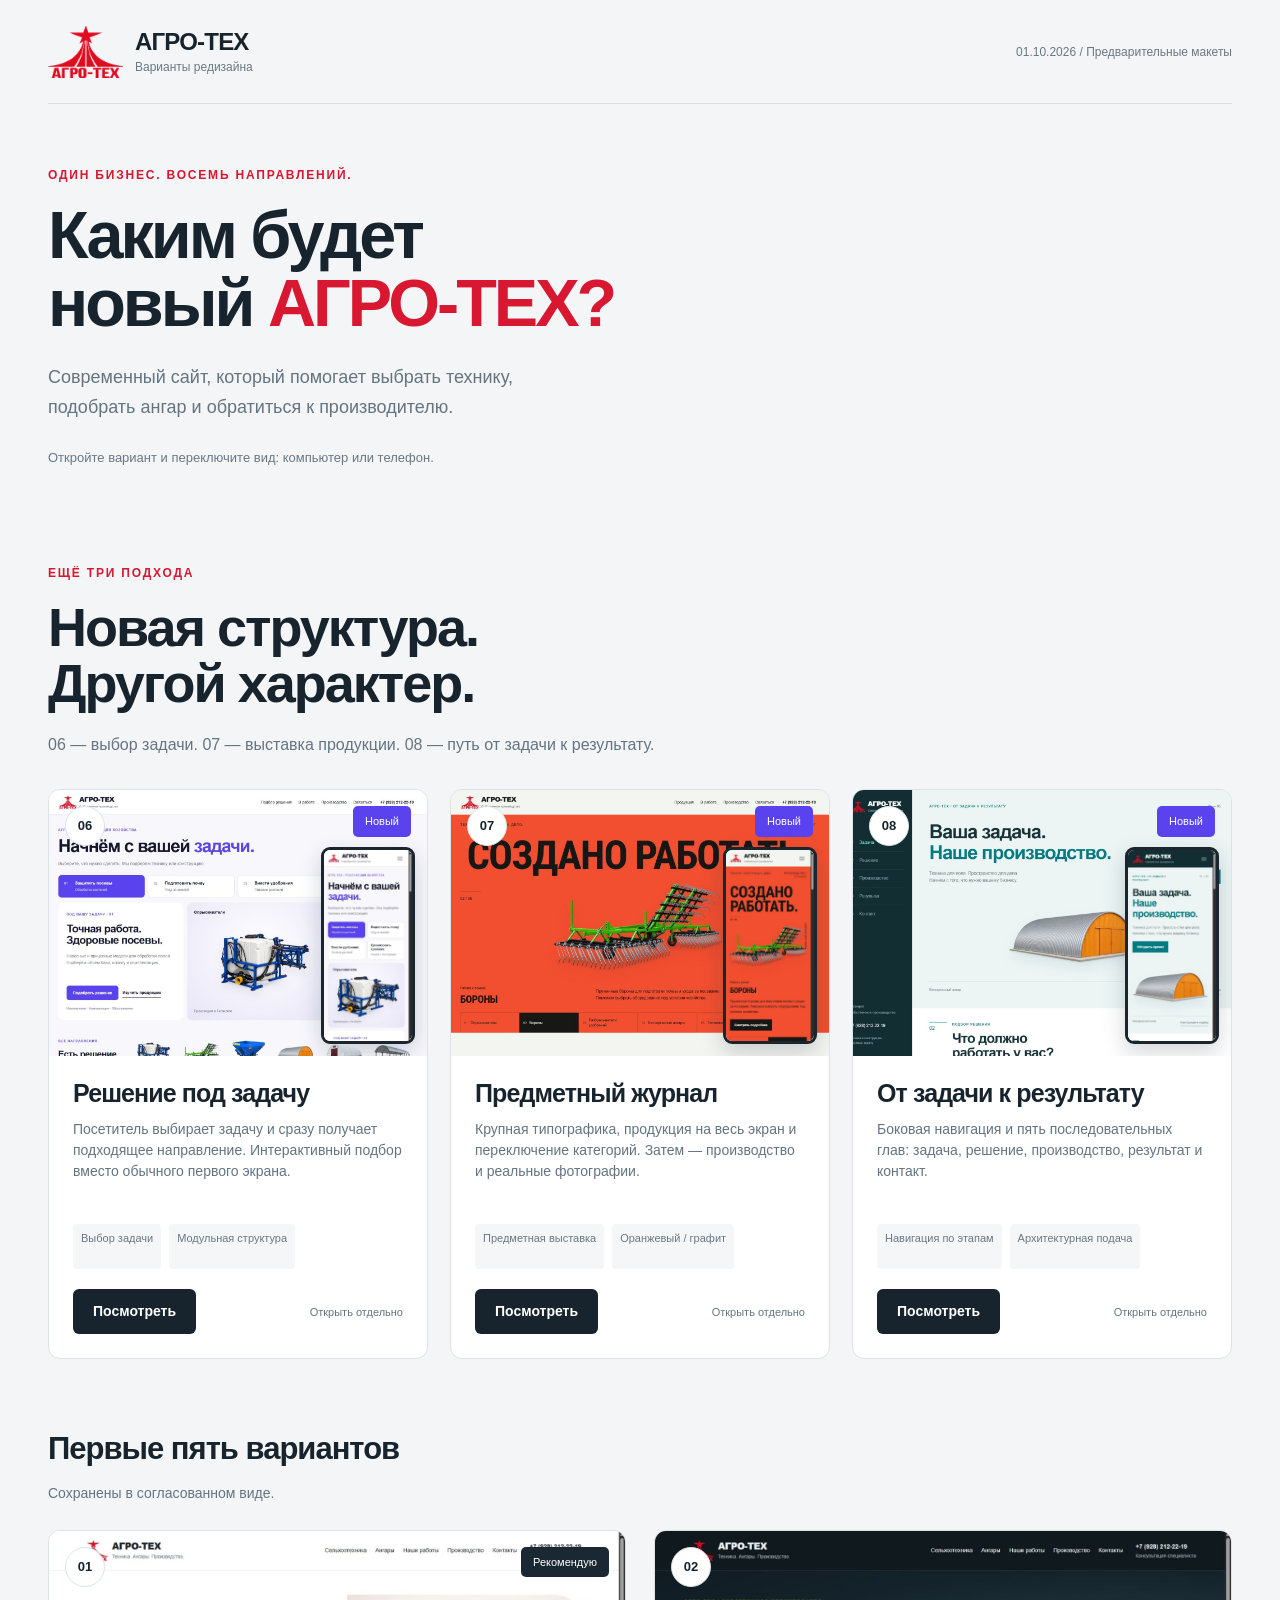
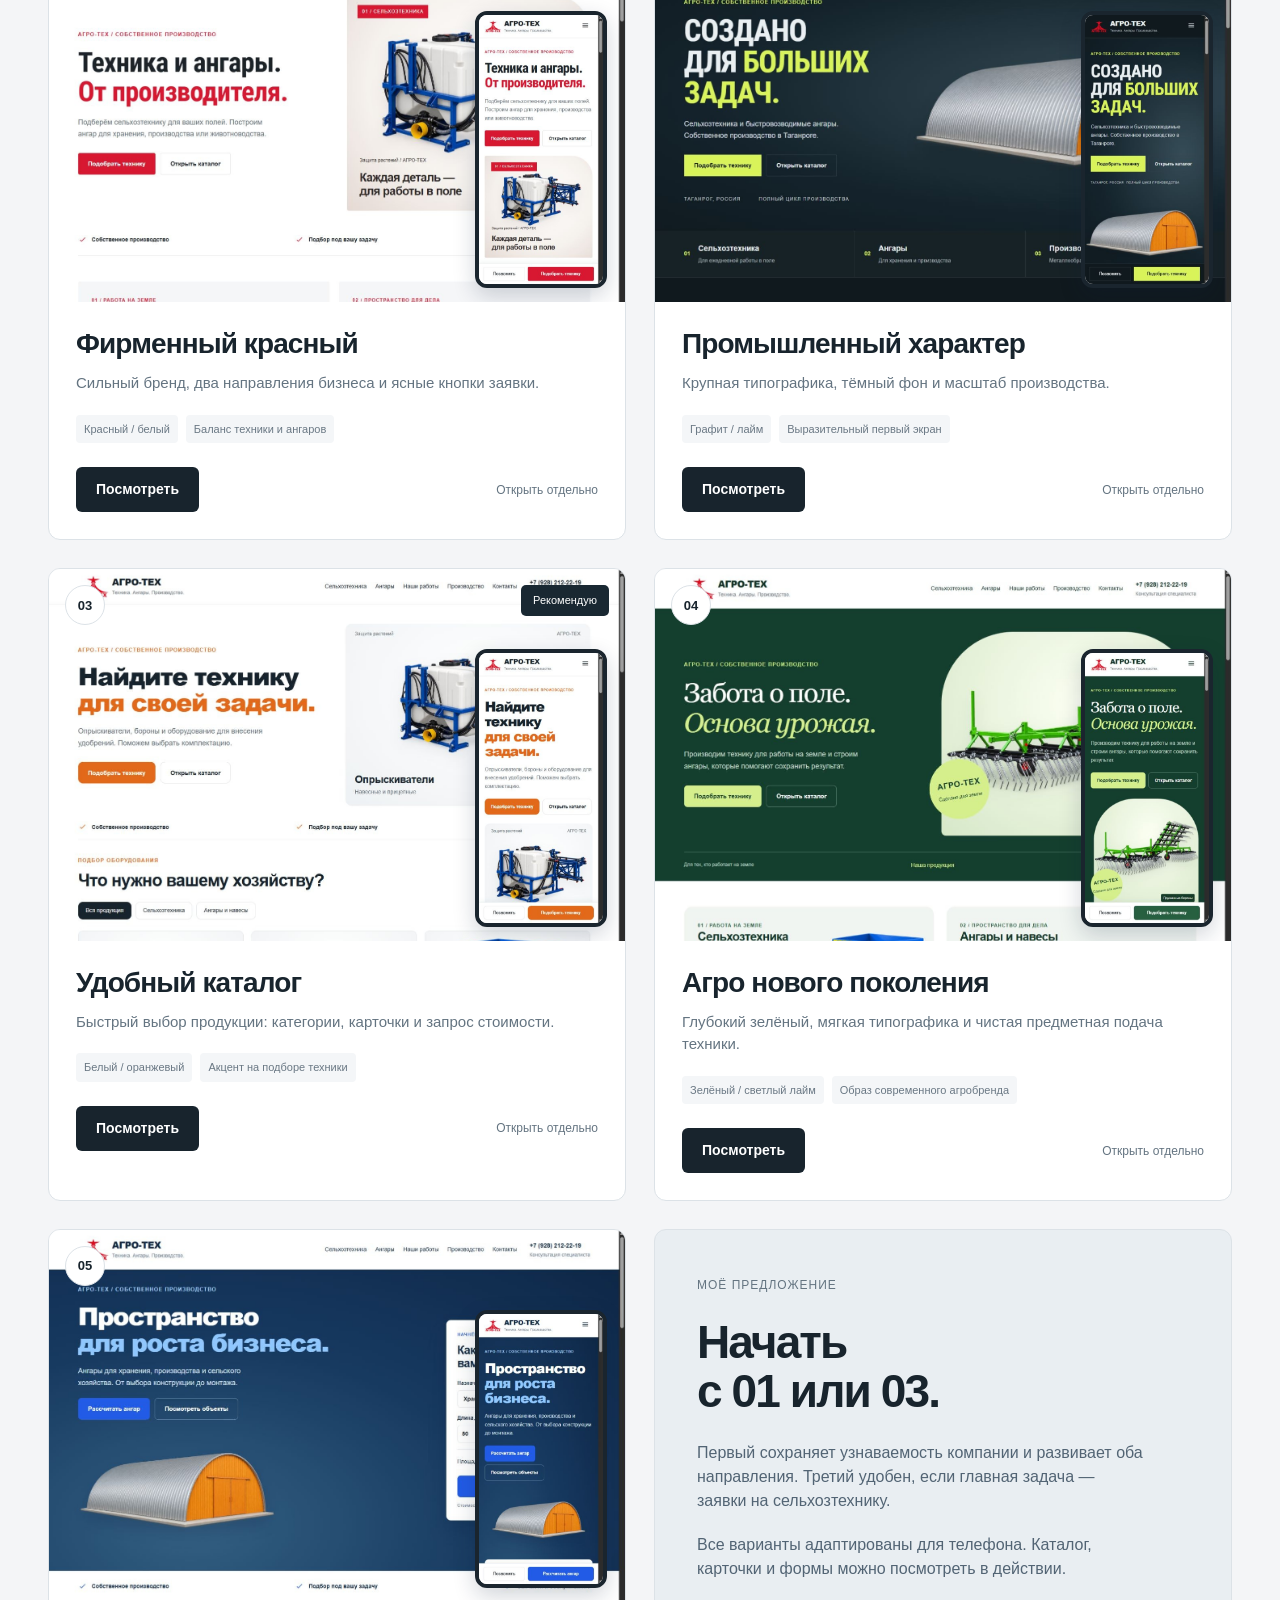
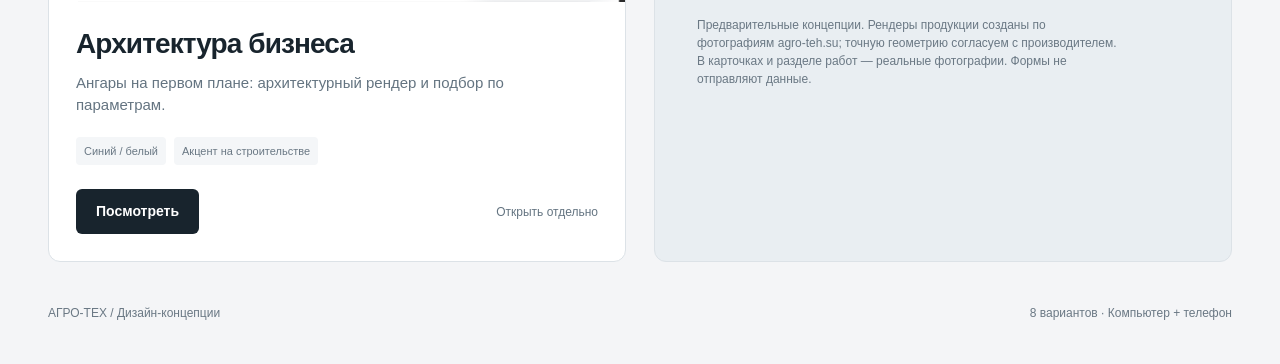
<file: index.html>
<!doctype html><html lang="ru"><head><meta charset="utf-8"><meta name="viewport" content="width=device-width,initial-scale=1"><title>АГРО-ТЕХ — 8 вариантов редизайна</title><meta name="description" content="Восемь направлений современного сайта АГРО-ТЕХ. Сравните дизайн на компьютере и телефоне."><link rel="icon" href="favicon.svg"><link rel="stylesheet" href="gallery.css"><link rel="stylesheet" href="gallery-extra.css"><script defer src="gallery.js"></script></head><body>
<header class="gallery-header"><a class="gallery-brand" href="index.html"><img src="assets/logo-300.png" alt="АГРО-ТЕХ"><b>АГРО-ТЕХ<span>Варианты редизайна</span></b></a><span class="gallery-meta">01.10.2026 / Предварительные макеты</span></header>
<main><section class="gallery-intro"><p class="gallery-kicker">Один бизнес. Восемь направлений.</p><h1>Каким будет<br>новый <em>АГРО-ТЕХ?</em></h1><p>Современный сайт, который помогает выбрать технику,<br>подобрать ангар и обратиться к производителю.</p><span class="intro-note">Откройте вариант и переключите вид: компьютер или телефон.</span></section>
<section class="additional-section" id="new-concepts"><div class="additional-heading"><p class="gallery-kicker">Ещё три подхода</p><h2>Новая структура.<br>Другой характер.</h2><p>06 — выбор задачи. 07 — выставка продукции. 08 — путь от задачи к результату.</p></div><div class="additional-grid"><article class="concept-card" data-concept="6"><button class="concept-image" data-open="6" aria-label="Посмотреть вариант 6"><img src="previews/desktop-6.jpg" alt="Решение под задачу" onerror="this.src='assets/render-sprayer.png';this.onerror=null"><span class="concept-number">06</span><span class="recommended">Новый</span></button><div class="concept-text"><h2>Решение под задачу</h2><p>Посетитель выбирает задачу и сразу получает подходящее направление. Интерактивный подбор вместо обычного первого экрана.</p><div class="tags"><span>Выбор задачи</span><span>Модульная структура</span></div><div class="card-actions"><button data-open="6">Посмотреть</button><a href="variant-6.html" target="_blank" rel="noopener">Открыть отдельно</a></div></div></article><article class="concept-card" data-concept="7"><button class="concept-image" data-open="7" aria-label="Посмотреть вариант 7"><img src="previews/desktop-7.jpg" alt="Предметный журнал" onerror="this.src='assets/render-harrow.png';this.onerror=null"><span class="concept-number">07</span><span class="recommended">Новый</span></button><div class="concept-text"><h2>Предметный журнал</h2><p>Крупная типографика, продукция на весь экран и переключение категорий. Затем — производство и реальные фотографии.</p><div class="tags"><span>Предметная выставка</span><span>Оранжевый / графит</span></div><div class="card-actions"><button data-open="7">Посмотреть</button><a href="variant-7.html" target="_blank" rel="noopener">Открыть отдельно</a></div></div></article><article class="concept-card" data-concept="8"><button class="concept-image" data-open="8" aria-label="Посмотреть вариант 8"><img src="previews/desktop-8.jpg" alt="От задачи к результату" onerror="this.src='assets/render-hangar.png';this.onerror=null"><span class="concept-number">08</span><span class="recommended">Новый</span></button><div class="concept-text"><h2>От задачи к результату</h2><p>Боковая навигация и пять последовательных глав: задача, решение, производство, результат и контакт.</p><div class="tags"><span>Навигация по этапам</span><span>Архитектурная подача</span></div><div class="card-actions"><button data-open="8">Посмотреть</button><a href="variant-8.html" target="_blank" rel="noopener">Открыть отдельно</a></div></div></article></div></section><div class="original-heading"><h2>Первые пять вариантов</h2><p>Сохранены в согласованном виде.</p></div><section class="concept-grid" aria-label="Пять вариантов дизайна">
<article class="concept-card" data-concept="1"><button class="concept-image" data-open="1" aria-label="Посмотреть вариант 1"><img src="previews/desktop-1.jpg" alt="Фирменный красный: предварительный вид главной" onerror="this.src='assets/render-sprayer.png';this.onerror=null"><span class="concept-number">01</span><span class="recommended">Рекомендую</span></button><div class="concept-text"><h2>Фирменный красный</h2><p>Сильный бренд, два направления бизнеса и ясные кнопки заявки.</p><div class="tags"><span>Красный / белый</span><span>Баланс техники и ангаров</span></div><div class="card-actions"><button data-open="1">Посмотреть</button><a href="variant-1.html" target="_blank" rel="noopener">Открыть отдельно</a></div></div></article>
<article class="concept-card" data-concept="2"><button class="concept-image" data-open="2" aria-label="Посмотреть вариант 2"><img src="previews/desktop-2.jpg" alt="Промышленный характер: предварительный вид главной" onerror="this.src='assets/render-hangar.png';this.onerror=null"><span class="concept-number">02</span></button><div class="concept-text"><h2>Промышленный характер</h2><p>Крупная типографика, тёмный фон и масштаб производства.</p><div class="tags"><span>Графит / лайм</span><span>Выразительный первый экран</span></div><div class="card-actions"><button data-open="2">Посмотреть</button><a href="variant-2.html" target="_blank" rel="noopener">Открыть отдельно</a></div></div></article>
<article class="concept-card" data-concept="3"><button class="concept-image" data-open="3" aria-label="Посмотреть вариант 3"><img src="previews/desktop-3.jpg" alt="Удобный каталог: предварительный вид главной" onerror="this.src='assets/render-sprayer.png';this.onerror=null"><span class="concept-number">03</span><span class="recommended">Рекомендую</span></button><div class="concept-text"><h2>Удобный каталог</h2><p>Быстрый выбор продукции: категории, карточки и запрос стоимости.</p><div class="tags"><span>Белый / оранжевый</span><span>Акцент на подборе техники</span></div><div class="card-actions"><button data-open="3">Посмотреть</button><a href="variant-3.html" target="_blank" rel="noopener">Открыть отдельно</a></div></div></article>
<article class="concept-card" data-concept="4"><button class="concept-image" data-open="4" aria-label="Посмотреть вариант 4"><img src="previews/desktop-4.jpg" alt="Агро нового поколения: предварительный вид главной" onerror="this.src='assets/render-sprayer.png';this.onerror=null"><span class="concept-number">04</span></button><div class="concept-text"><h2>Агро нового поколения</h2><p>Глубокий зелёный, мягкая типографика и чистая предметная подача техники.</p><div class="tags"><span>Зелёный / светлый лайм</span><span>Образ современного агробренда</span></div><div class="card-actions"><button data-open="4">Посмотреть</button><a href="variant-4.html" target="_blank" rel="noopener">Открыть отдельно</a></div></div></article>
<article class="concept-card" data-concept="5"><button class="concept-image" data-open="5" aria-label="Посмотреть вариант 5"><img src="previews/desktop-5.jpg" alt="Архитектура бизнеса: предварительный вид главной" onerror="this.src='assets/render-hangar.png';this.onerror=null"><span class="concept-number">05</span></button><div class="concept-text"><h2>Архитектура бизнеса</h2><p>Ангары на первом плане: архитектурный рендер и подбор по параметрам.</p><div class="tags"><span>Синий / белый</span><span>Акцент на строительстве</span></div><div class="card-actions"><button data-open="5">Посмотреть</button><a href="variant-5.html" target="_blank" rel="noopener">Открыть отдельно</a></div></div></article>
<aside class="selection-note"><span>Моё предложение</span><h2>Начать<br>с 01 или 03.</h2><p>Первый сохраняет узнаваемость компании и развивает оба направления. Третий удобен, если главная задача — заявки на сельхозтехнику.</p><p>Все варианты адаптированы для телефона. Каталог, карточки и формы можно посмотреть в действии.</p><small>Предварительные концепции. Рендеры продукции созданы по фотографиям agro-teh.su; точную геометрию согласуем с производителем. В карточках и разделе работ — реальные фотографии. Формы не отправляют данные.</small></aside>
</section>
<section class="viewer" id="viewer" hidden aria-label="Просмотр выбранного варианта"><div class="viewer-toolbar"><div><span class="viewer-label">Вариант</span><select id="variant-select" aria-label="Выбрать вариант"><option value="1">01 · Фирменный красный</option><option value="2">02 · Промышленный характер</option><option value="3">03 · Удобный каталог</option><option value="4">04 · Агро нового поколения</option><option value="5">05 · Архитектура бизнеса</option><option value="6">06 · Решение под задачу</option><option value="7">07 · Предметный журнал</option><option value="8">08 · От задачи к результату</option></select></div><div class="device-toggle" role="group" aria-label="Размер экрана"><button id="desktop-button" class="active" aria-pressed="true">Компьютер</button><button id="mobile-button" aria-pressed="false">Телефон</button></div><a id="standalone-link" href="variant-1.html" target="_blank" rel="noopener">Открыть отдельно</a><button id="close-viewer" aria-label="Закрыть просмотр">Закрыть</button></div><div class="preview-stage"><iframe id="preview-frame" title="Предпросмотр сайта АГРО-ТЕХ" src="about:blank"></iframe></div></section>
</main><footer class="gallery-footer"><span>АГРО-ТЕХ / Дизайн-концепции</span><span>8 вариантов · Компьютер + телефон</span></footer></body></html>
</file>
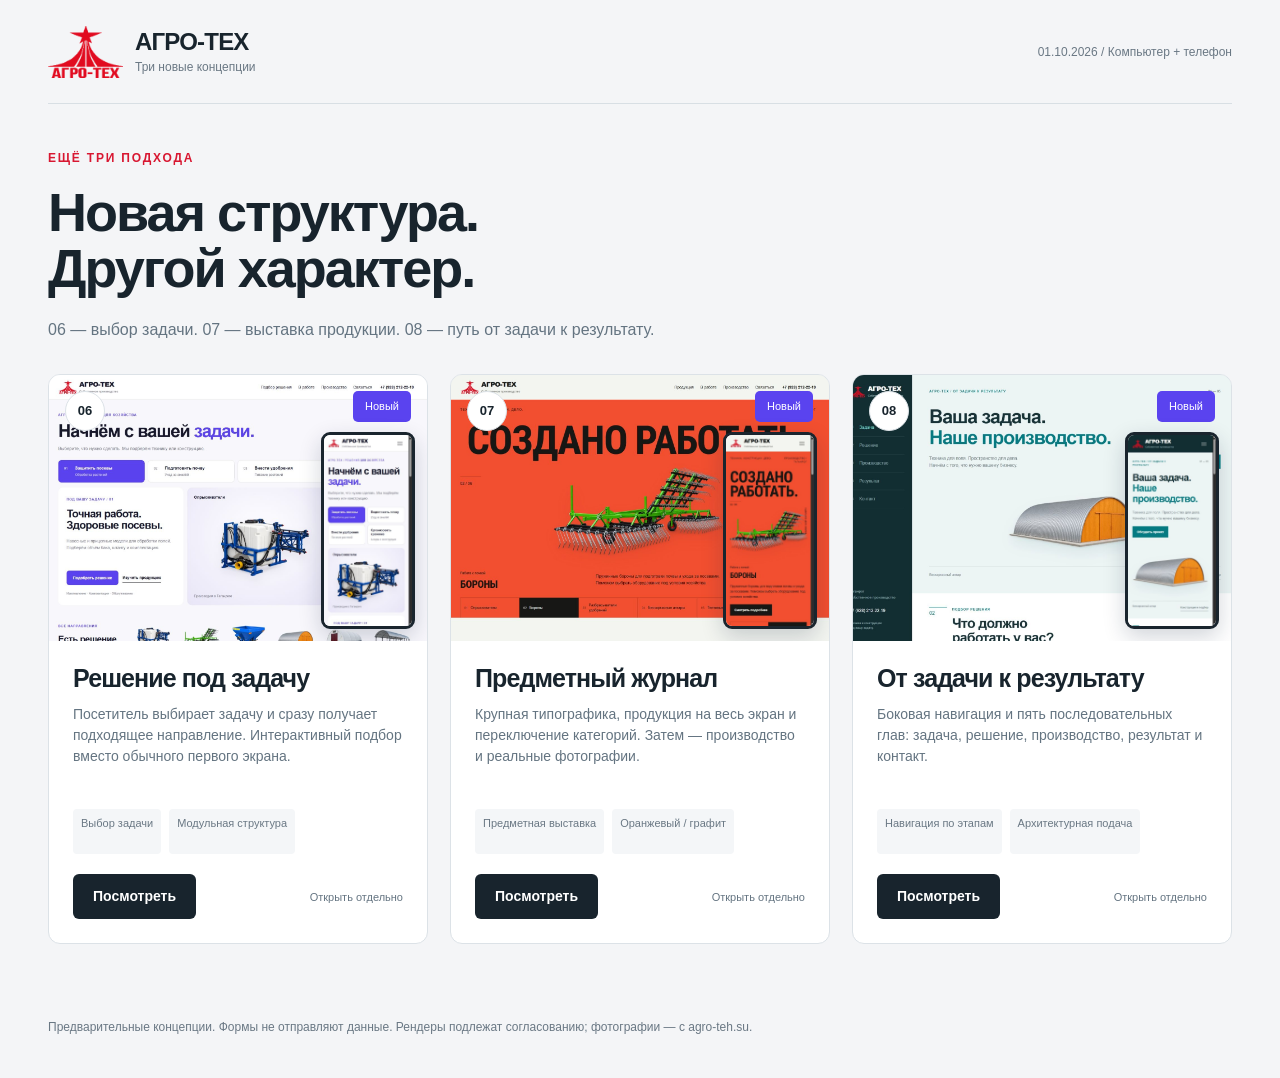
<file: new-concepts.html>
<!doctype html><html lang="ru"><head><meta charset="utf-8"><meta name="viewport" content="width=device-width,initial-scale=1"><title>АГРО-ТЕХ — 3 новых варианта</title><meta name="description" content="Три новых варианта структуры сайта АГРО-ТЕХ."><link rel="icon" href="favicon.svg"><link rel="stylesheet" href="gallery.css"><link rel="stylesheet" href="gallery-extra.css"><script defer src="gallery.js"></script></head><body><header class="gallery-header"><a class="gallery-brand" href="new-concepts.html"><img src="assets/logo-300.png" alt="АГРО-ТЕХ"><b>АГРО-ТЕХ<span>Три новые концепции</span></b></a><span class="gallery-meta">01.10.2026 / Компьютер + телефон</span></header><main><section class="additional-section" id="new-concepts"><div class="additional-heading"><p class="gallery-kicker">Ещё три подхода</p><h2>Новая структура.<br>Другой характер.</h2><p>06 — выбор задачи. 07 — выставка продукции. 08 — путь от задачи к результату.</p></div><div class="additional-grid"><article class="concept-card" data-concept="6"><button class="concept-image" data-open="6" aria-label="Посмотреть вариант 6"><img src="previews/desktop-6.jpg" alt="Решение под задачу" onerror="this.src='assets/render-sprayer.png';this.onerror=null"><span class="concept-number">06</span><span class="recommended">Новый</span></button><div class="concept-text"><h2>Решение под задачу</h2><p>Посетитель выбирает задачу и сразу получает подходящее направление. Интерактивный подбор вместо обычного первого экрана.</p><div class="tags"><span>Выбор задачи</span><span>Модульная структура</span></div><div class="card-actions"><button data-open="6">Посмотреть</button><a href="variant-6.html" target="_blank" rel="noopener">Открыть отдельно</a></div></div></article><article class="concept-card" data-concept="7"><button class="concept-image" data-open="7" aria-label="Посмотреть вариант 7"><img src="previews/desktop-7.jpg" alt="Предметный журнал" onerror="this.src='assets/render-harrow.png';this.onerror=null"><span class="concept-number">07</span><span class="recommended">Новый</span></button><div class="concept-text"><h2>Предметный журнал</h2><p>Крупная типографика, продукция на весь экран и переключение категорий. Затем — производство и реальные фотографии.</p><div class="tags"><span>Предметная выставка</span><span>Оранжевый / графит</span></div><div class="card-actions"><button data-open="7">Посмотреть</button><a href="variant-7.html" target="_blank" rel="noopener">Открыть отдельно</a></div></div></article><article class="concept-card" data-concept="8"><button class="concept-image" data-open="8" aria-label="Посмотреть вариант 8"><img src="previews/desktop-8.jpg" alt="От задачи к результату" onerror="this.src='assets/render-hangar.png';this.onerror=null"><span class="concept-number">08</span><span class="recommended">Новый</span></button><div class="concept-text"><h2>От задачи к результату</h2><p>Боковая навигация и пять последовательных глав: задача, решение, производство, результат и контакт.</p><div class="tags"><span>Навигация по этапам</span><span>Архитектурная подача</span></div><div class="card-actions"><button data-open="8">Посмотреть</button><a href="variant-8.html" target="_blank" rel="noopener">Открыть отдельно</a></div></div></article></div></section><section class="viewer" id="viewer" hidden aria-label="Просмотр выбранного варианта"><div class="viewer-toolbar"><div><span class="viewer-label">Вариант</span><select id="variant-select" aria-label="Выбрать вариант"><option value="6">06 · Решение под задачу</option><option value="7">07 · Предметный журнал</option><option value="8">08 · От задачи к результату</option></select></div><div class="device-toggle" role="group" aria-label="Размер экрана"><button id="desktop-button" class="active" aria-pressed="true">Компьютер</button><button id="mobile-button" aria-pressed="false">Телефон</button></div><a id="standalone-link" href="variant-6.html" target="_blank" rel="noopener">Открыть отдельно</a><button id="close-viewer" aria-label="Закрыть просмотр">Закрыть</button></div><div class="preview-stage"><iframe id="preview-frame" title="Предпросмотр сайта АГРО-ТЕХ" src="about:blank"></iframe></div></section></main><footer class="gallery-footer"><span>Предварительные концепции. Формы не отправляют данные. Рендеры подлежат согласованию; фотографии — с agro-teh.su.</span></footer></body></html>
</file>
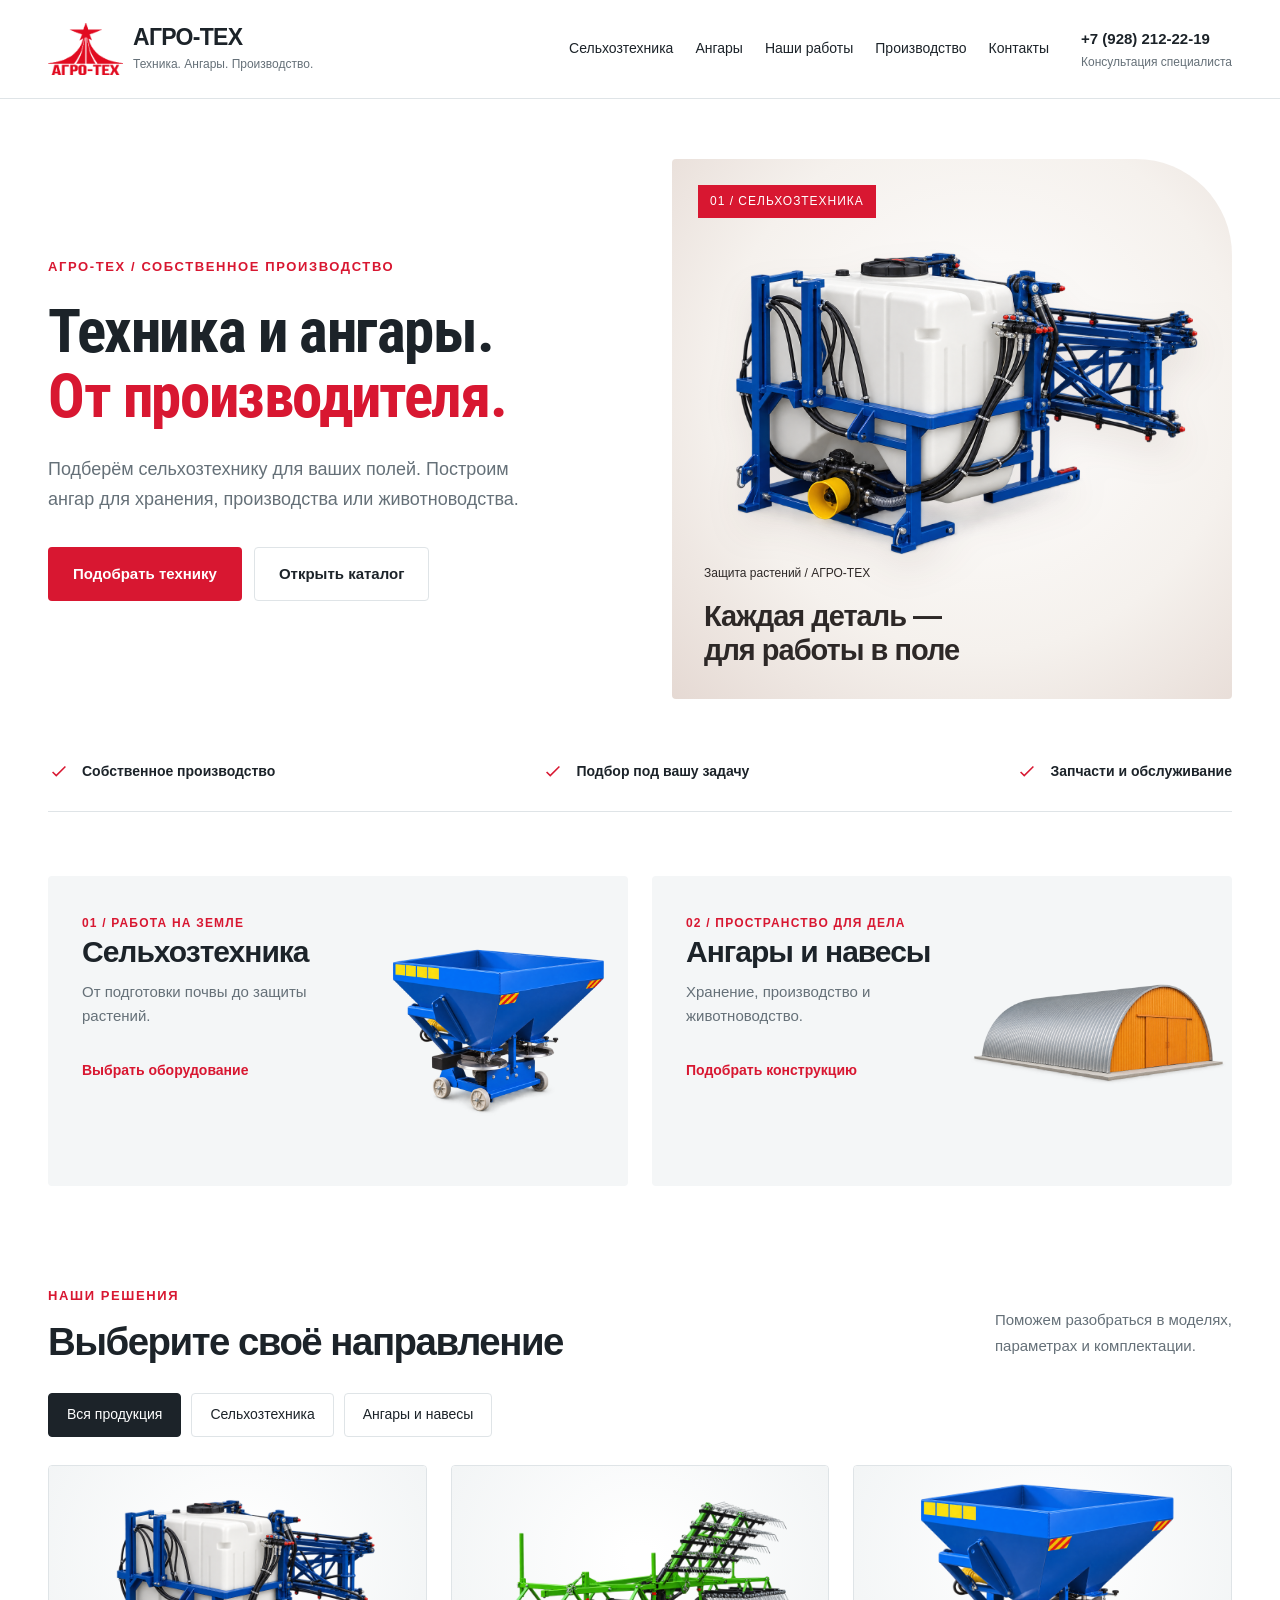
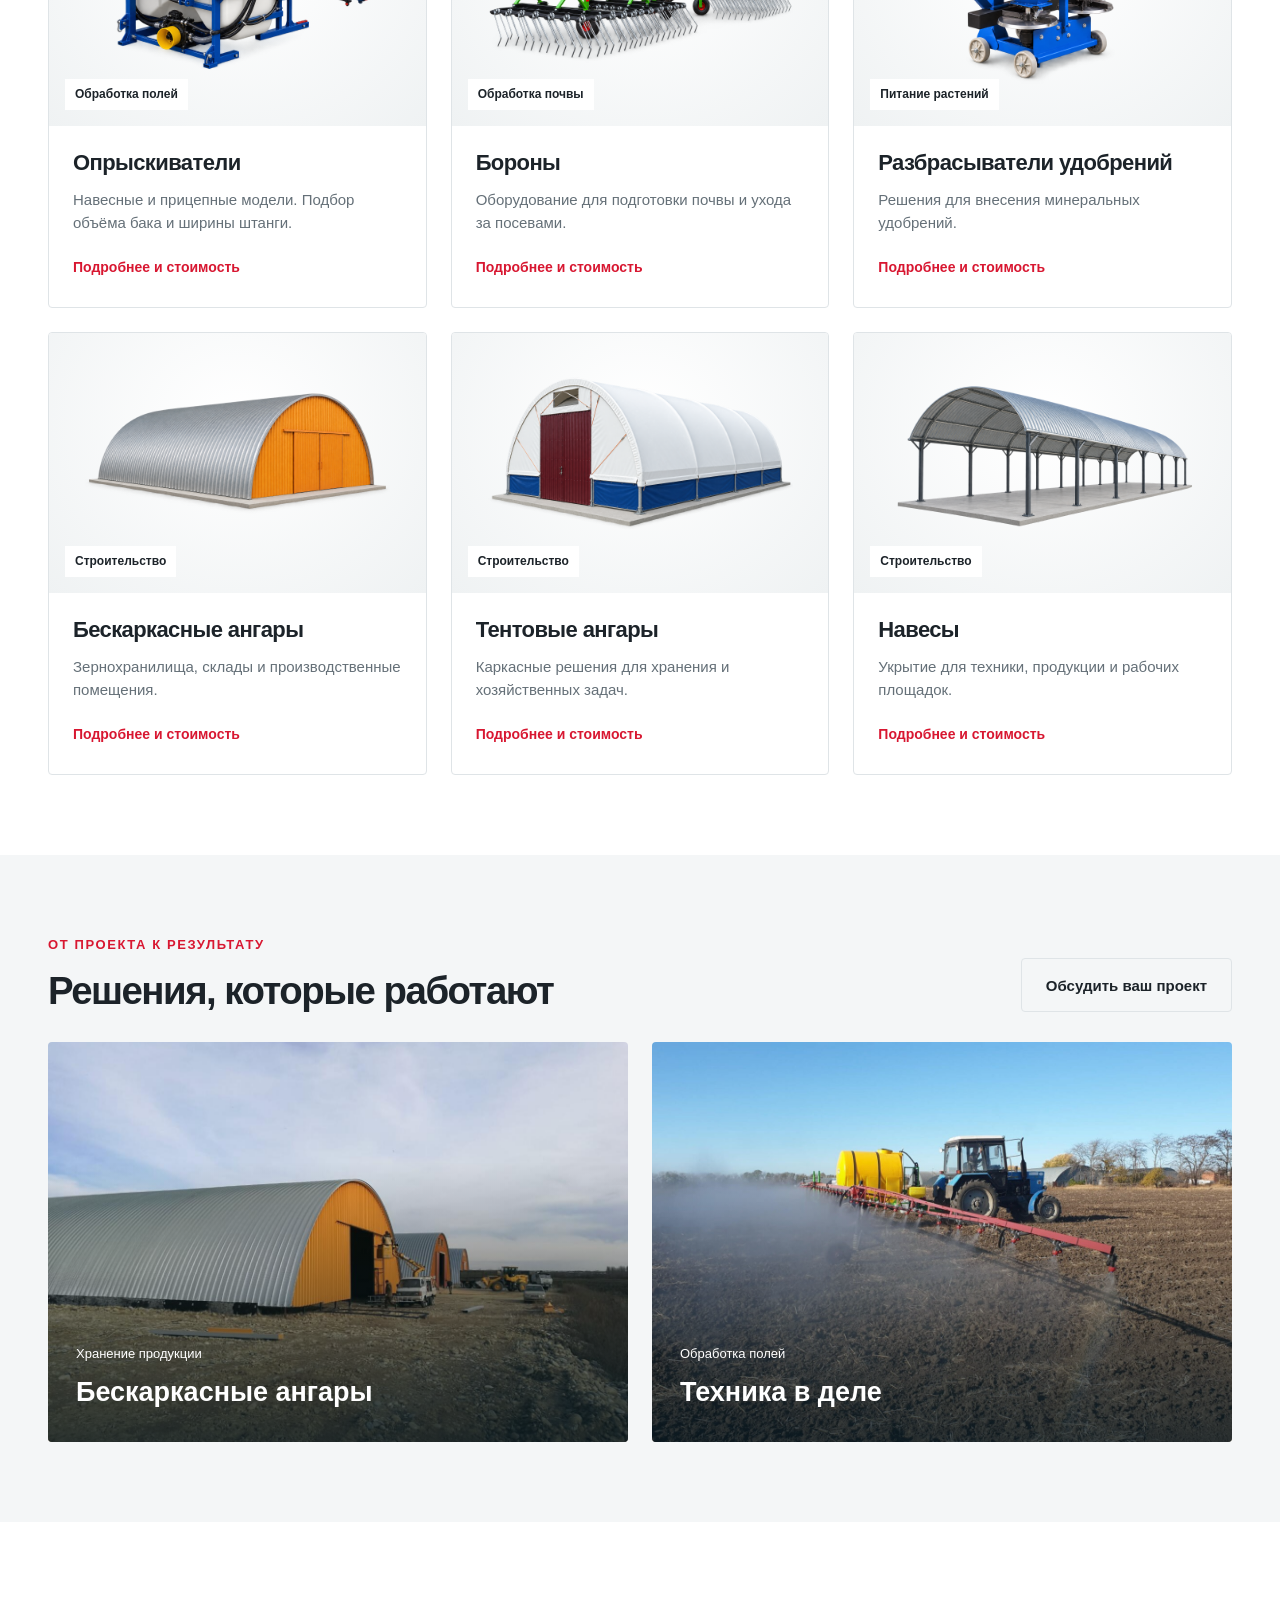
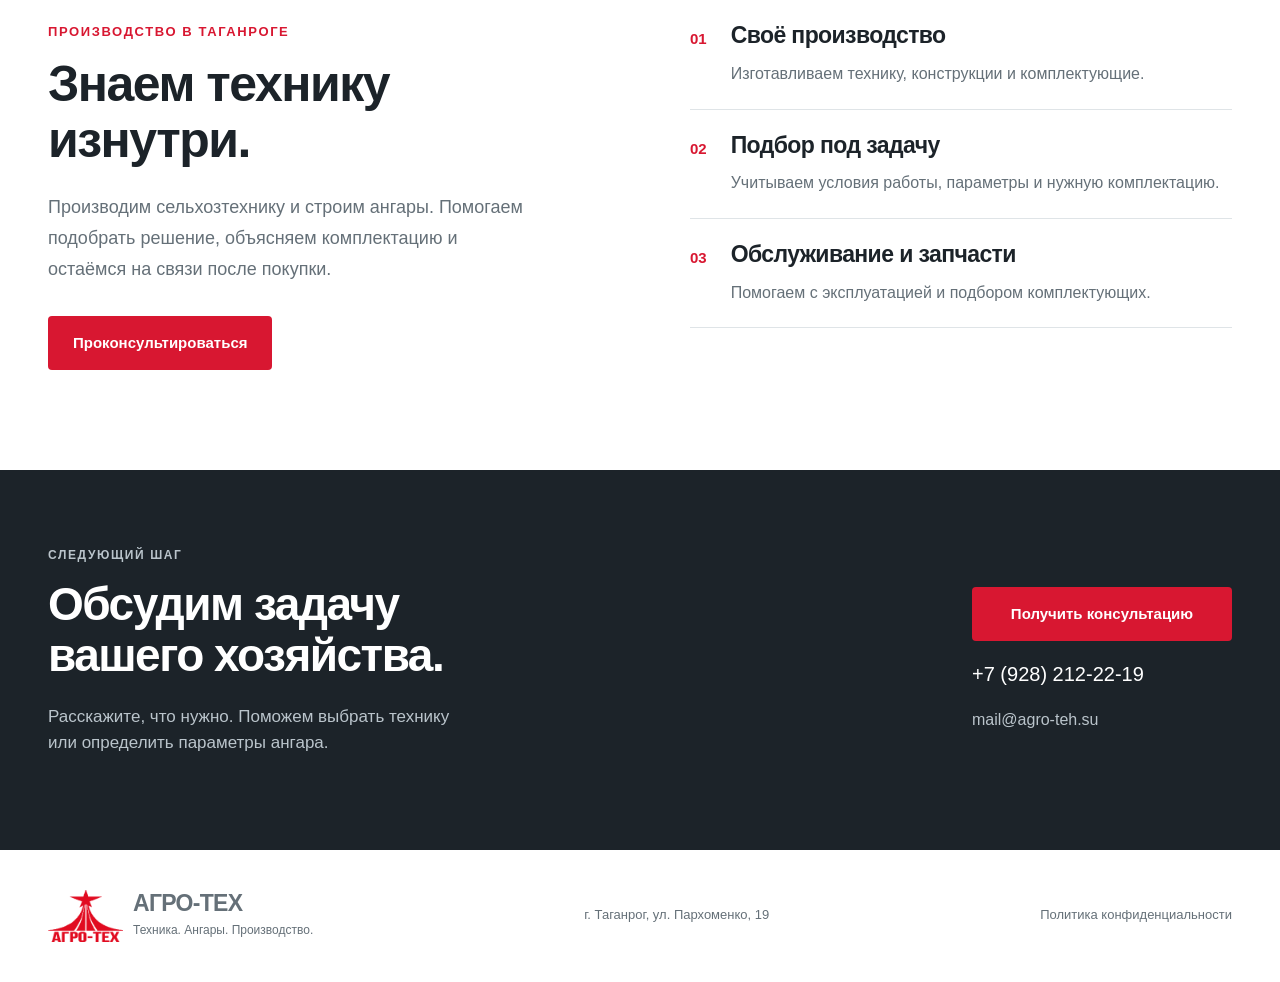
<file: variant-1.html>
<!doctype html><html lang="ru"><head><meta charset="UTF-8"><meta name="viewport" content="width=device-width, initial-scale=1"><meta name="description" content="АГРО-ТЕХ: сельхозтехника и строительство ангаров от производителя. Предварительный вариант редизайна."><title>АГРО-ТЕХ — вариант 1</title><link rel="icon" type="image/svg+xml" href="favicon.svg"><link rel="stylesheet" href="styles.css"><script defer src="site.js"></script></head><body data-variant="1"><div id="app"></div></body></html>
</file>
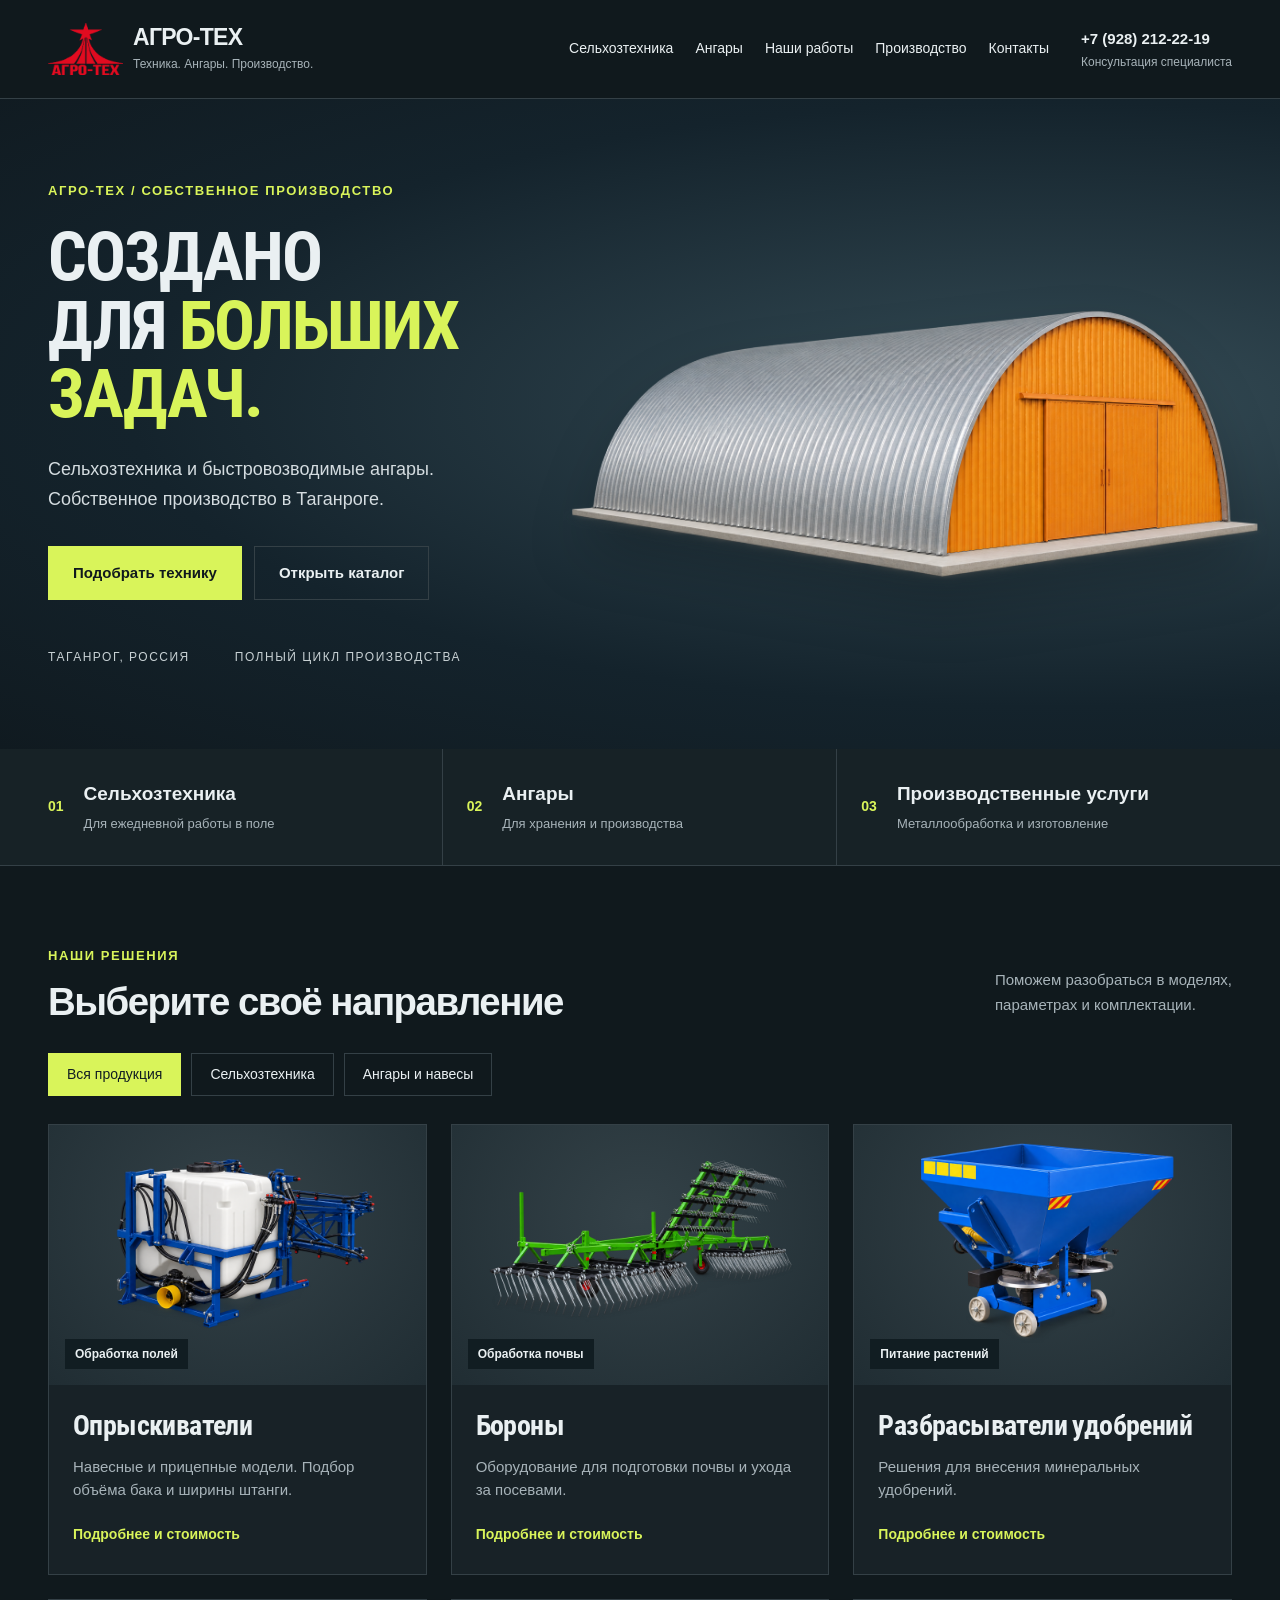
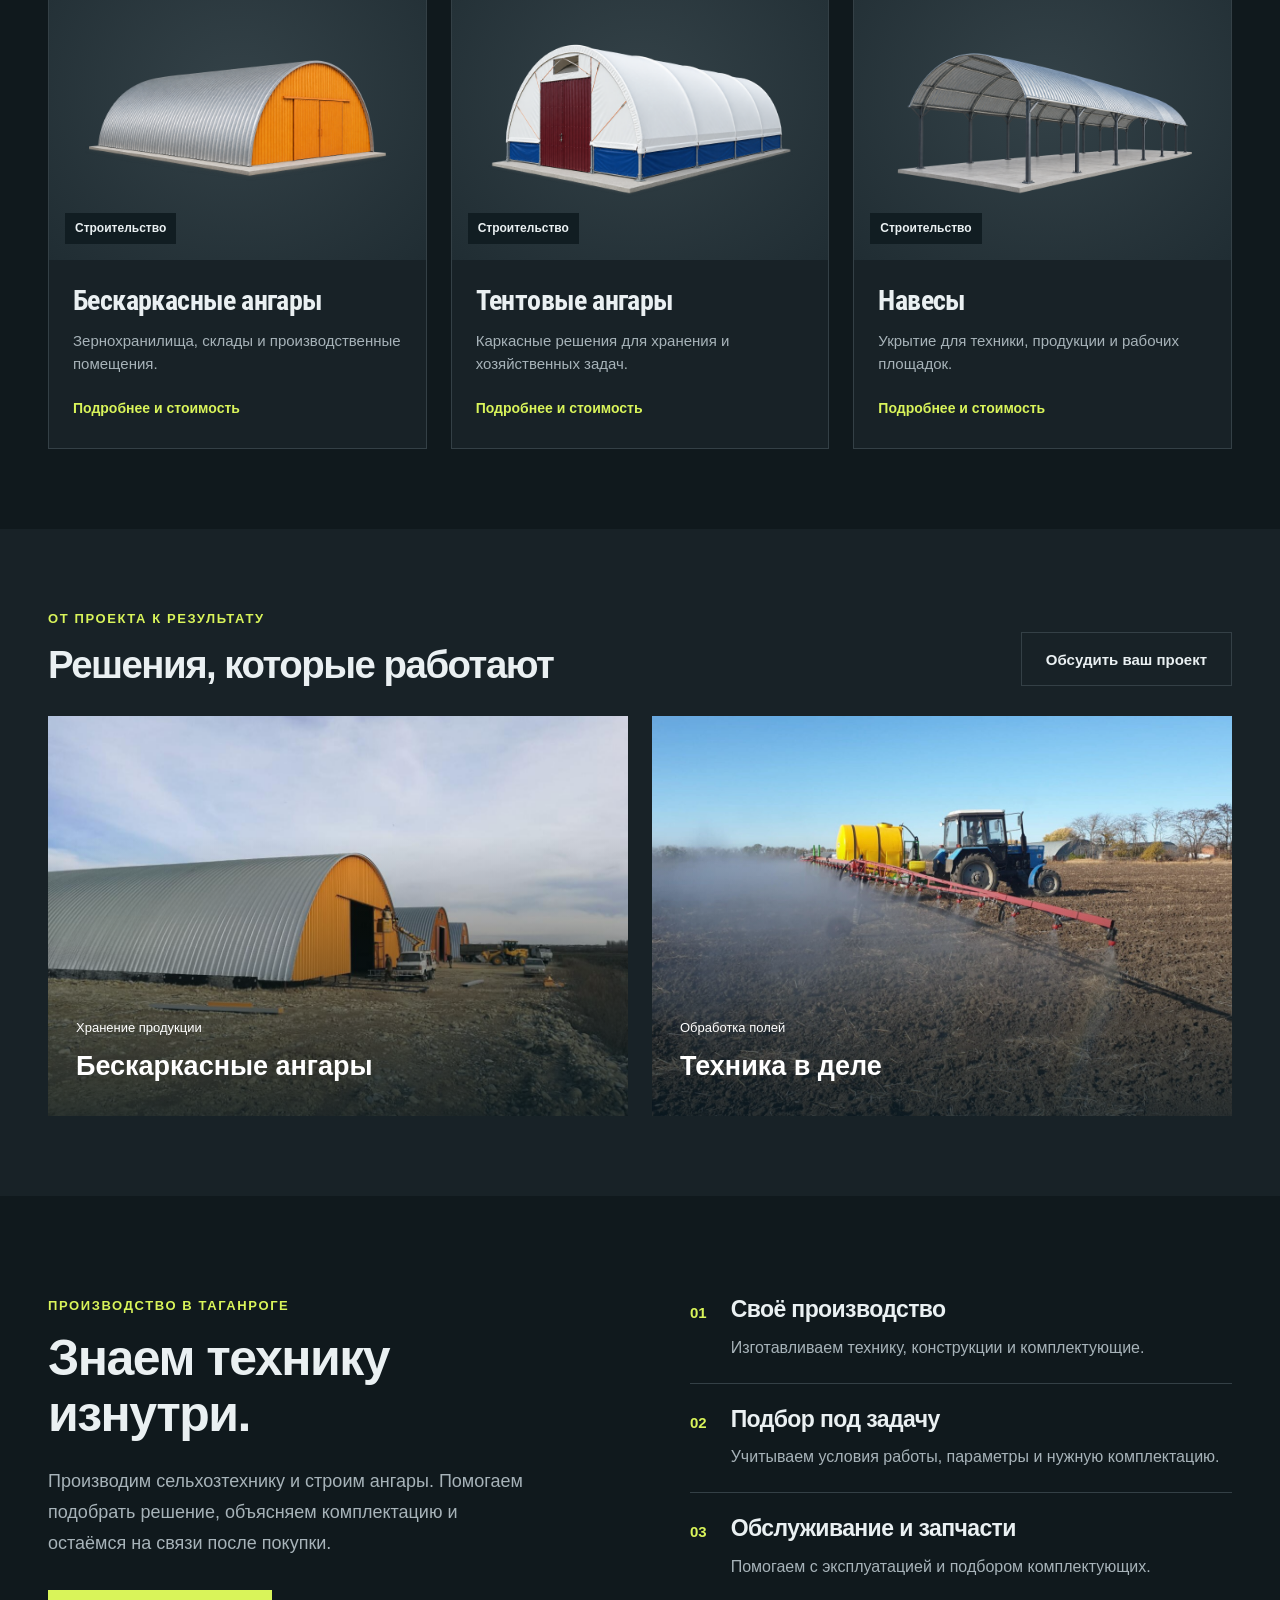
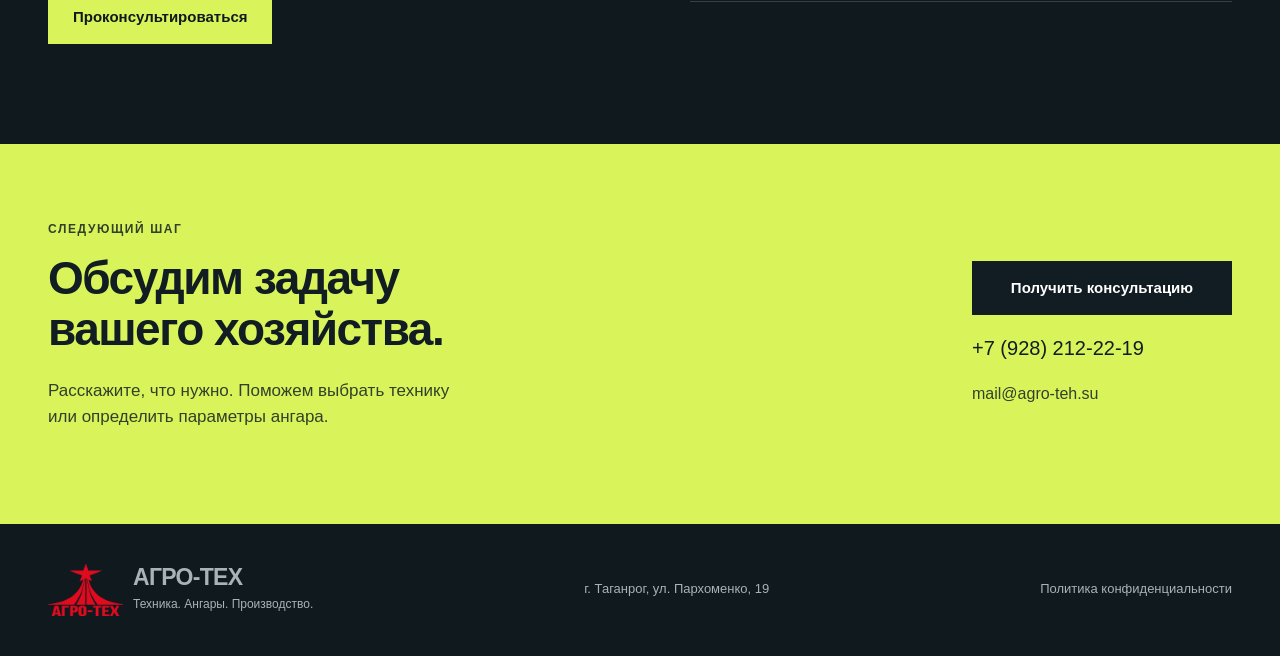
<file: variant-2.html>
<!doctype html><html lang="ru"><head><meta charset="UTF-8"><meta name="viewport" content="width=device-width, initial-scale=1"><meta name="description" content="АГРО-ТЕХ: сельхозтехника и строительство ангаров от производителя. Предварительный вариант редизайна."><title>АГРО-ТЕХ — вариант 2</title><link rel="icon" type="image/svg+xml" href="favicon.svg"><link rel="stylesheet" href="styles.css"><script defer src="site.js"></script></head><body data-variant="2"><div id="app"></div></body></html>
</file>
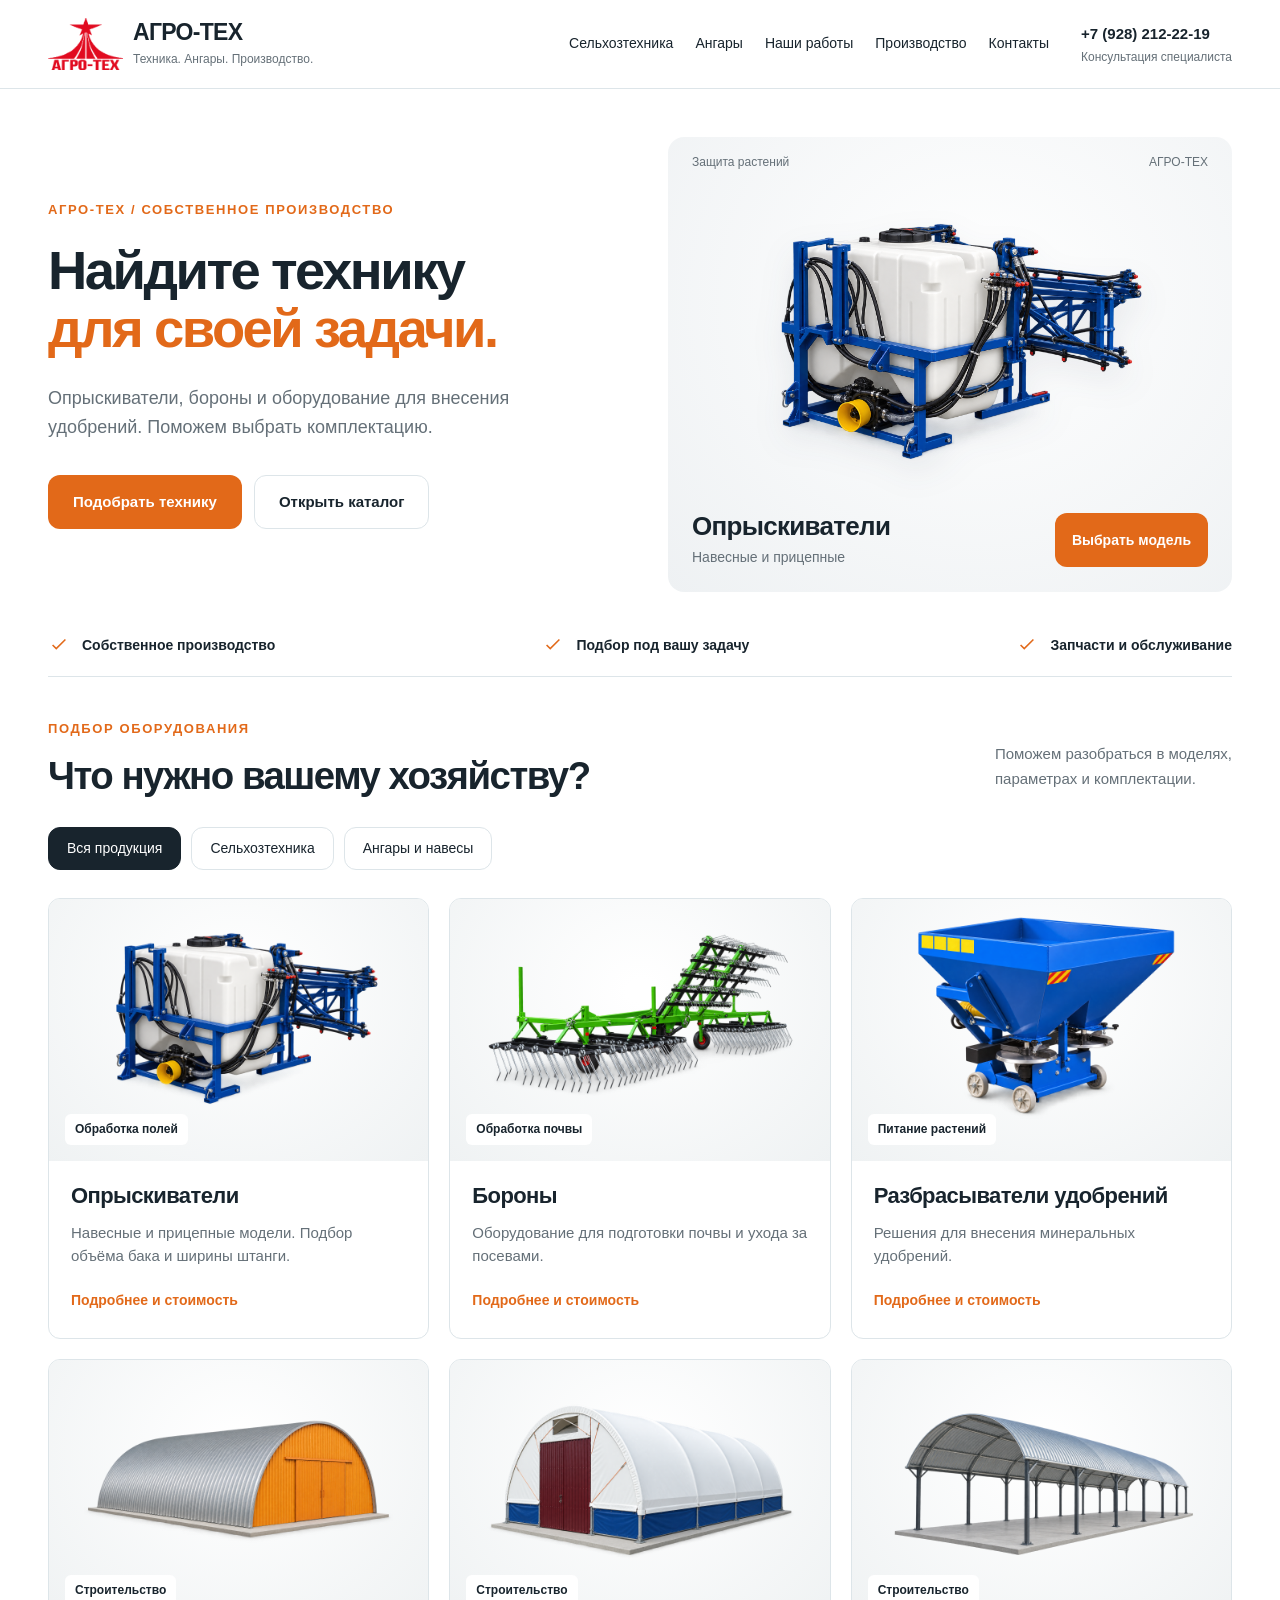
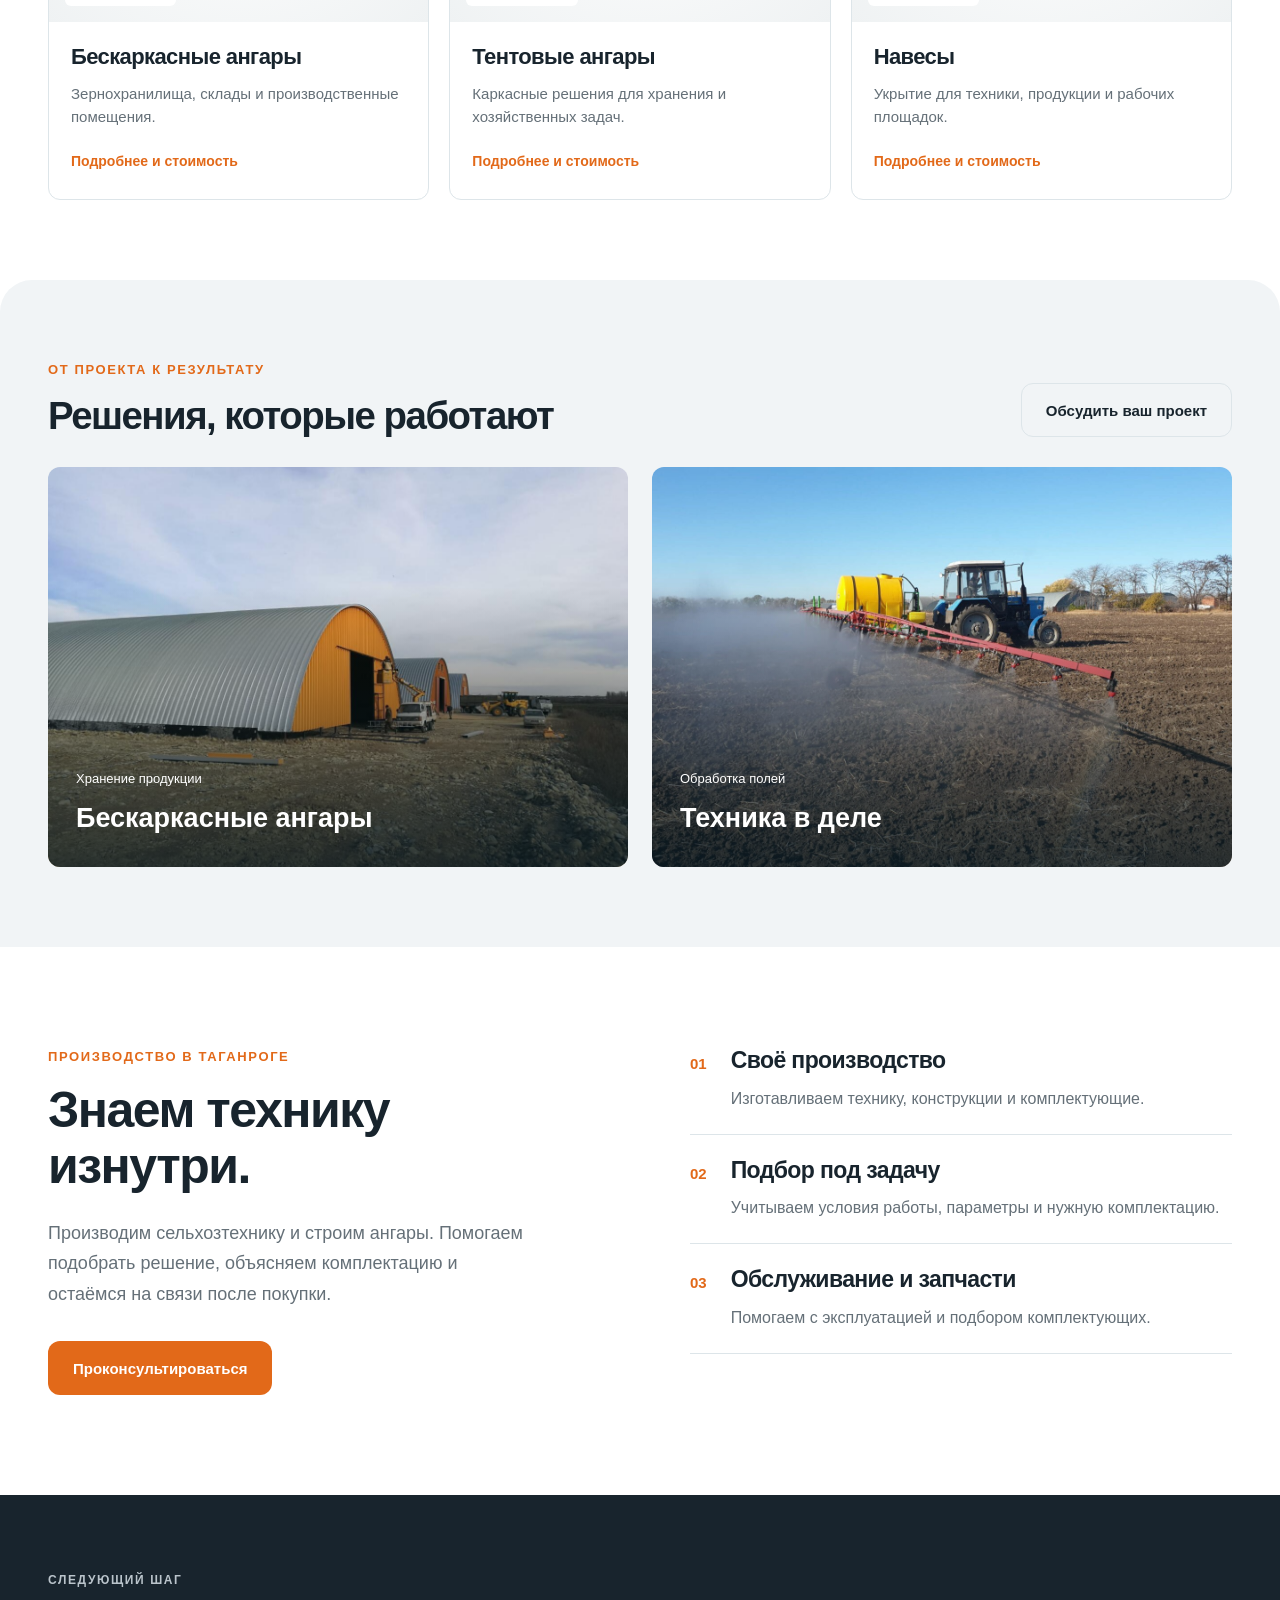
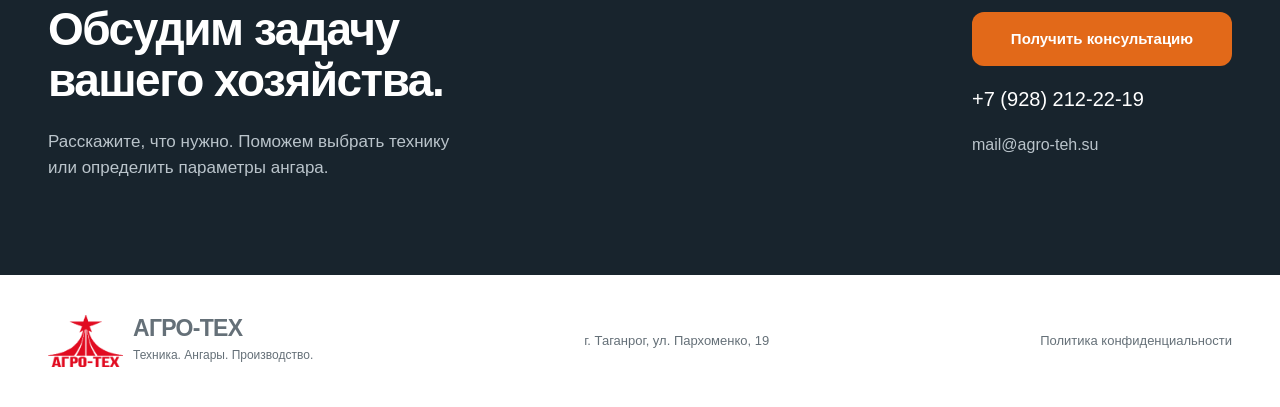
<file: variant-3.html>
<!doctype html><html lang="ru"><head><meta charset="UTF-8"><meta name="viewport" content="width=device-width, initial-scale=1"><meta name="description" content="АГРО-ТЕХ: сельхозтехника и строительство ангаров от производителя. Предварительный вариант редизайна."><title>АГРО-ТЕХ — вариант 3</title><link rel="icon" type="image/svg+xml" href="favicon.svg"><link rel="stylesheet" href="styles.css"><script defer src="site.js"></script></head><body data-variant="3"><div id="app"></div></body></html>
</file>
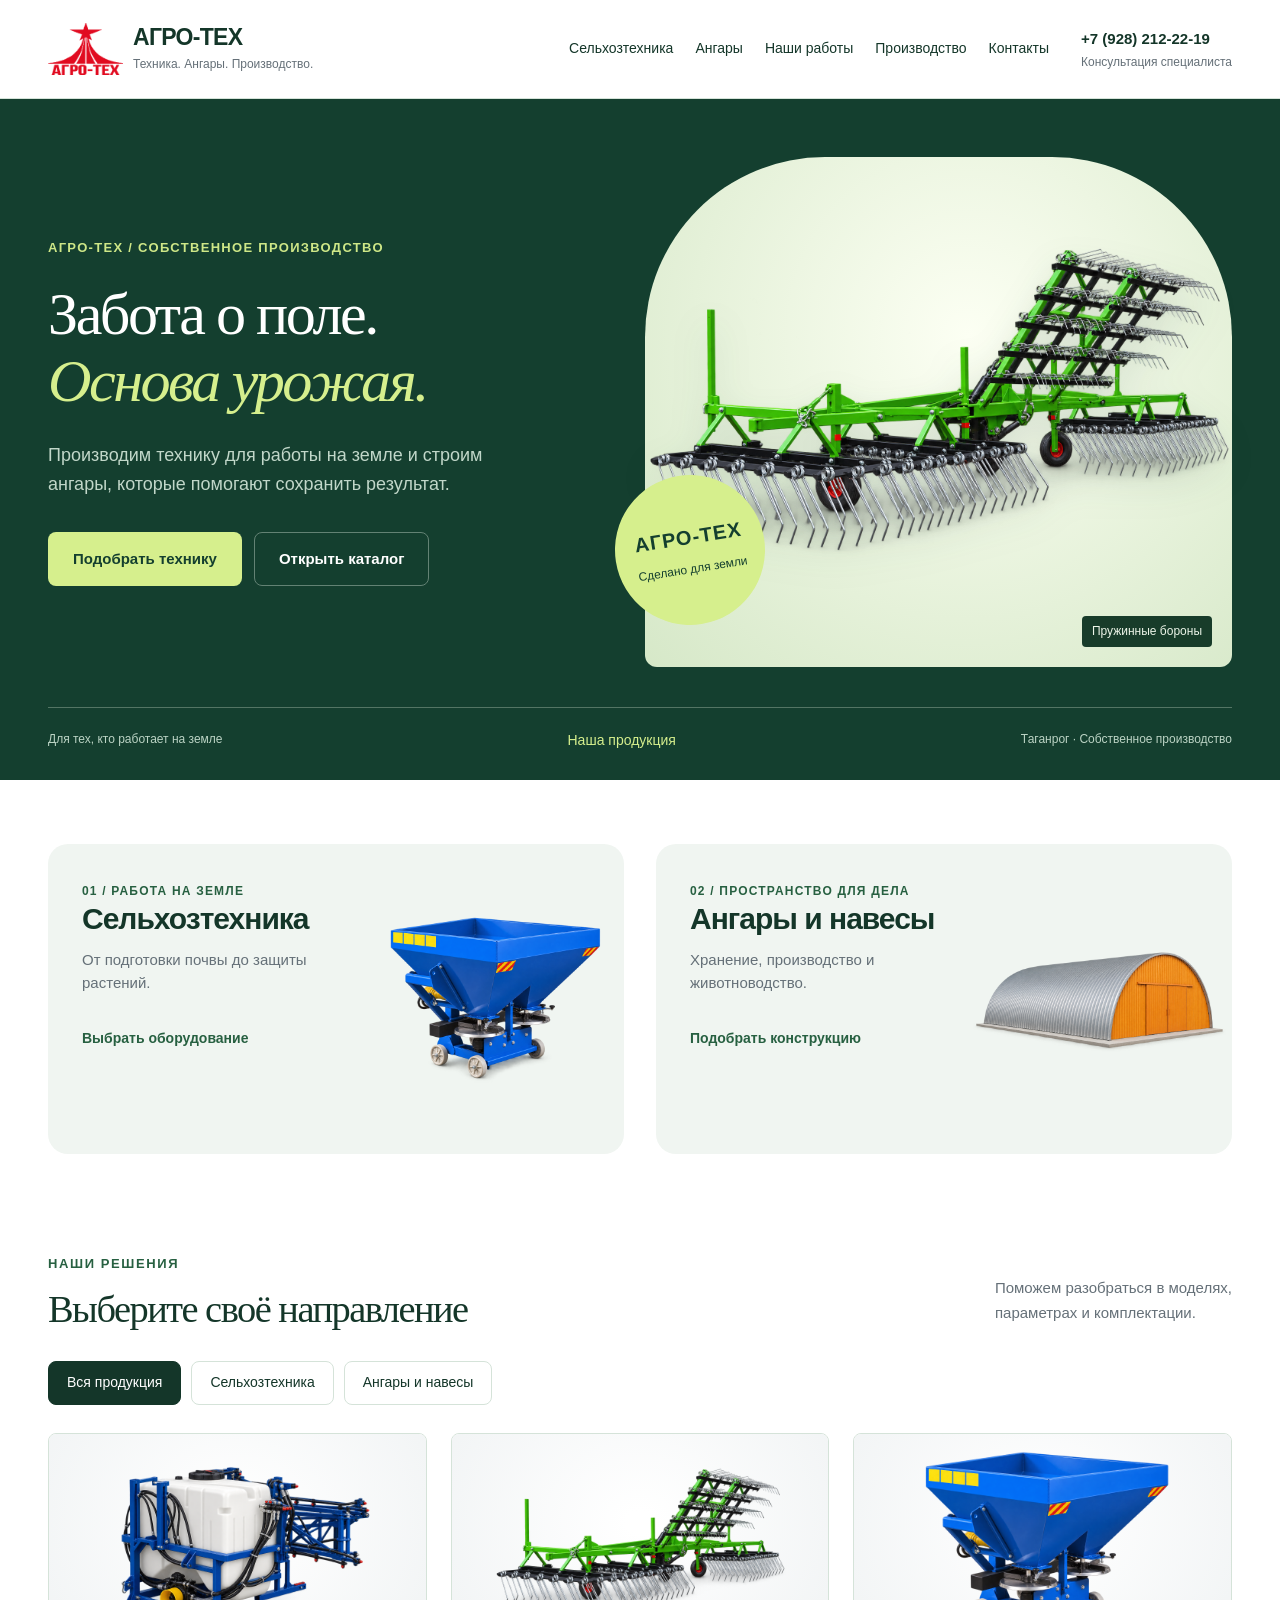
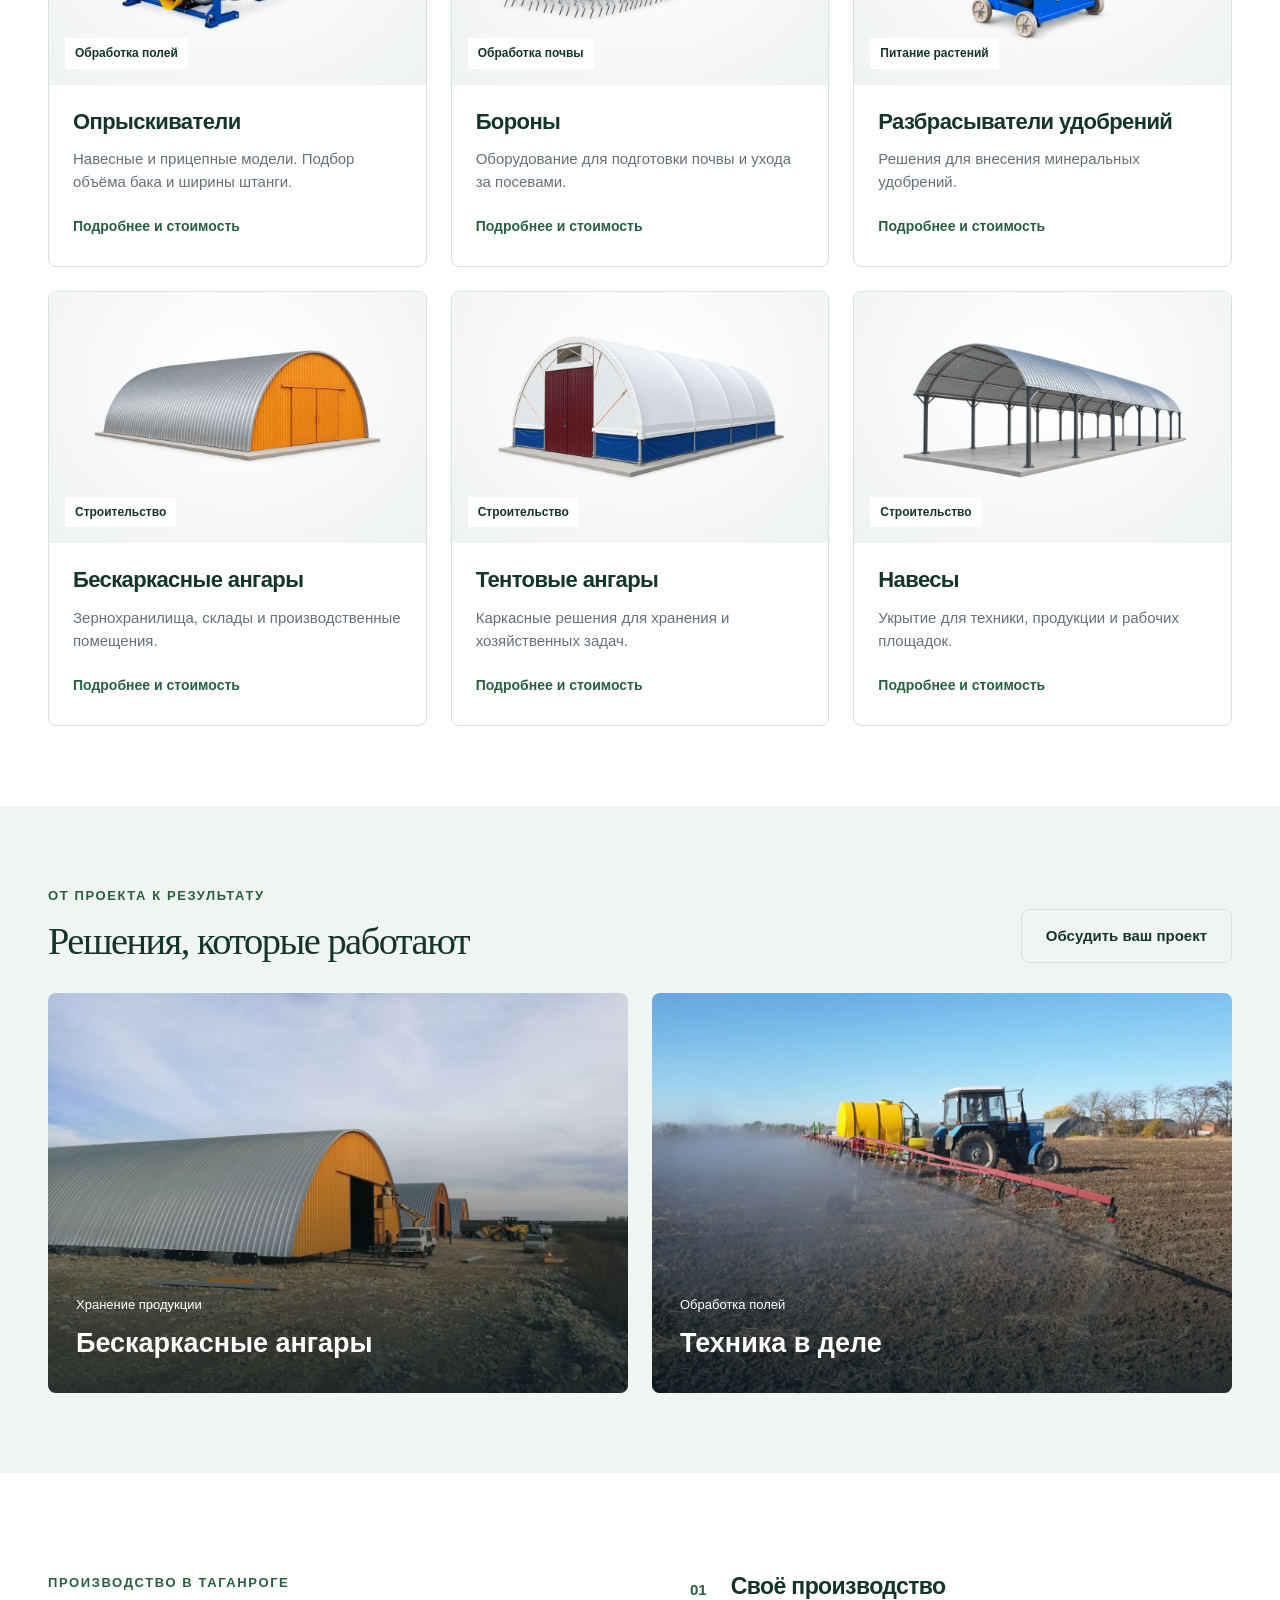
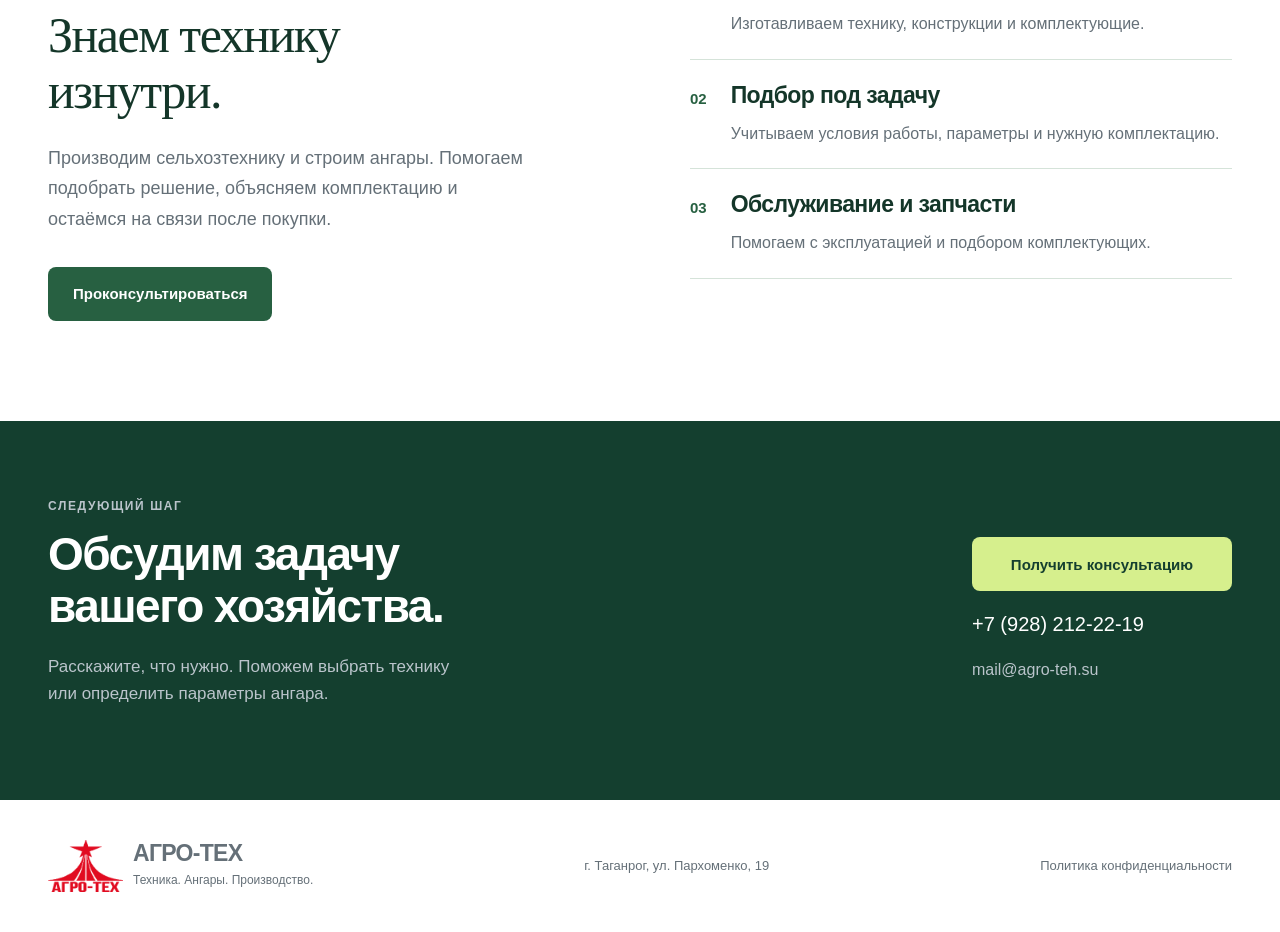
<file: variant-4.html>
<!doctype html><html lang="ru"><head><meta charset="UTF-8"><meta name="viewport" content="width=device-width, initial-scale=1"><meta name="description" content="АГРО-ТЕХ: сельхозтехника и строительство ангаров от производителя. Предварительный вариант редизайна."><title>АГРО-ТЕХ — вариант 4</title><link rel="icon" type="image/svg+xml" href="favicon.svg"><link rel="stylesheet" href="styles.css"><script defer src="site.js"></script></head><body data-variant="4"><div id="app"></div></body></html>
</file>
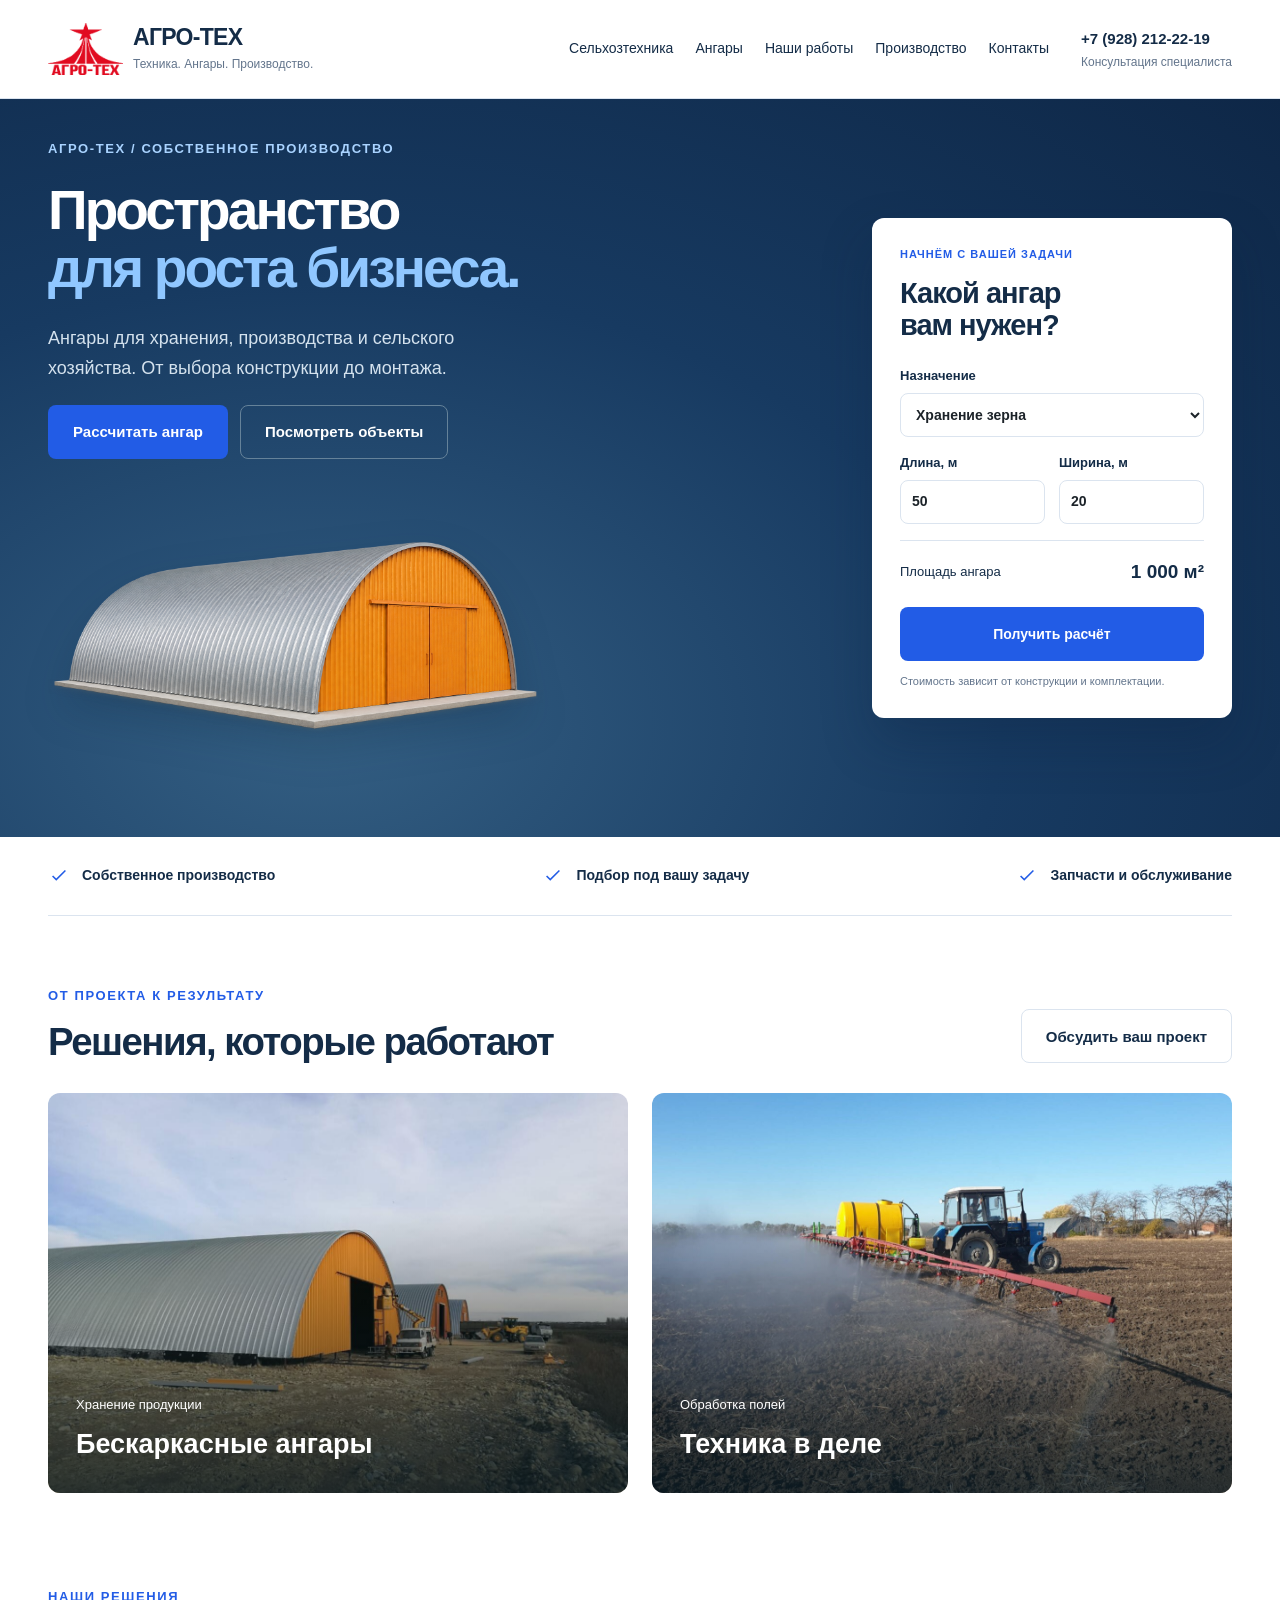
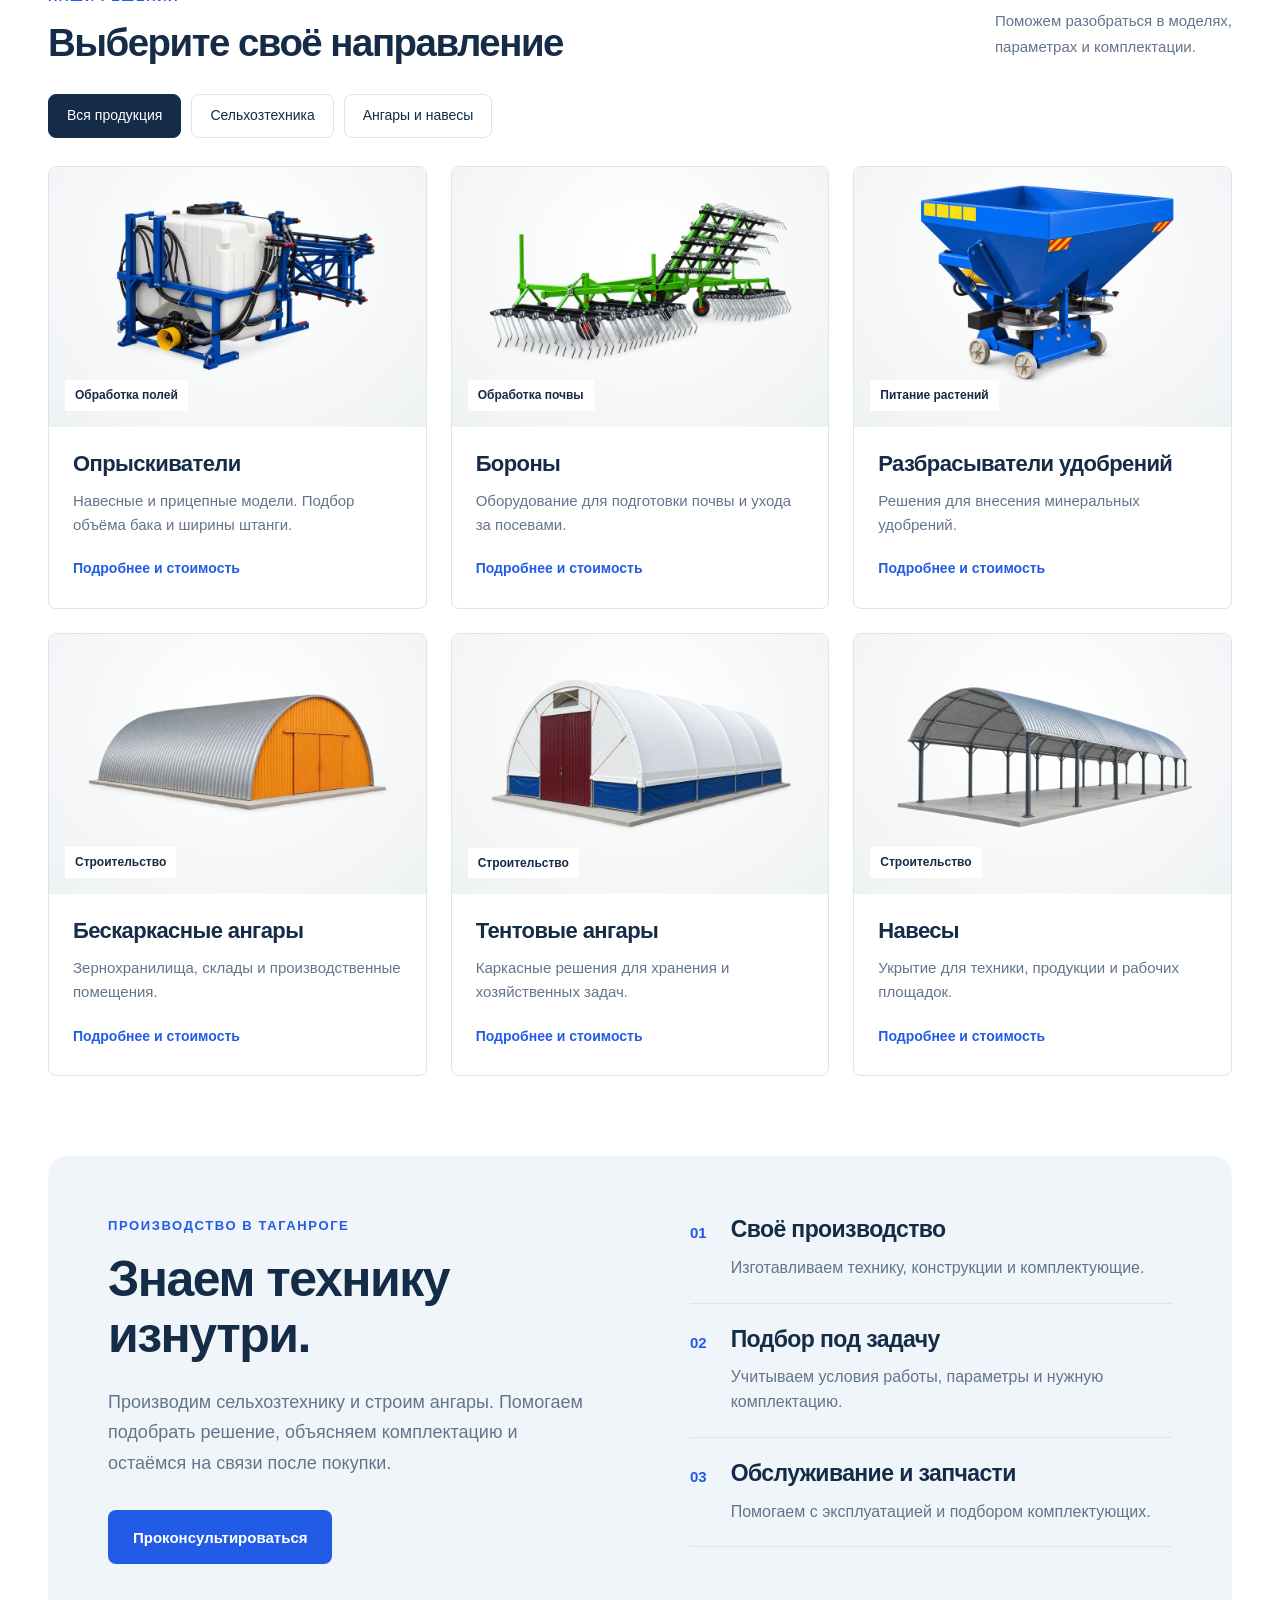
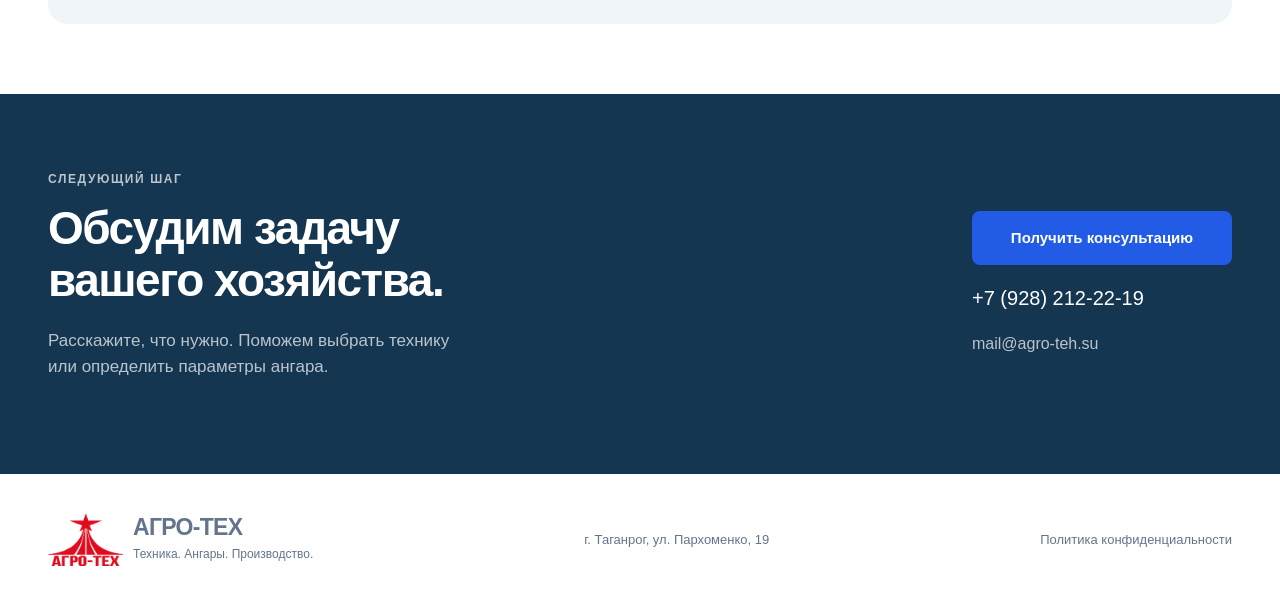
<file: variant-5.html>
<!doctype html><html lang="ru"><head><meta charset="UTF-8"><meta name="viewport" content="width=device-width, initial-scale=1"><meta name="description" content="АГРО-ТЕХ: сельхозтехника и строительство ангаров от производителя. Предварительный вариант редизайна."><title>АГРО-ТЕХ — вариант 5</title><link rel="icon" type="image/svg+xml" href="favicon.svg"><link rel="stylesheet" href="styles.css"><script defer src="site.js"></script></head><body data-variant="5"><div id="app"></div></body></html>
</file>
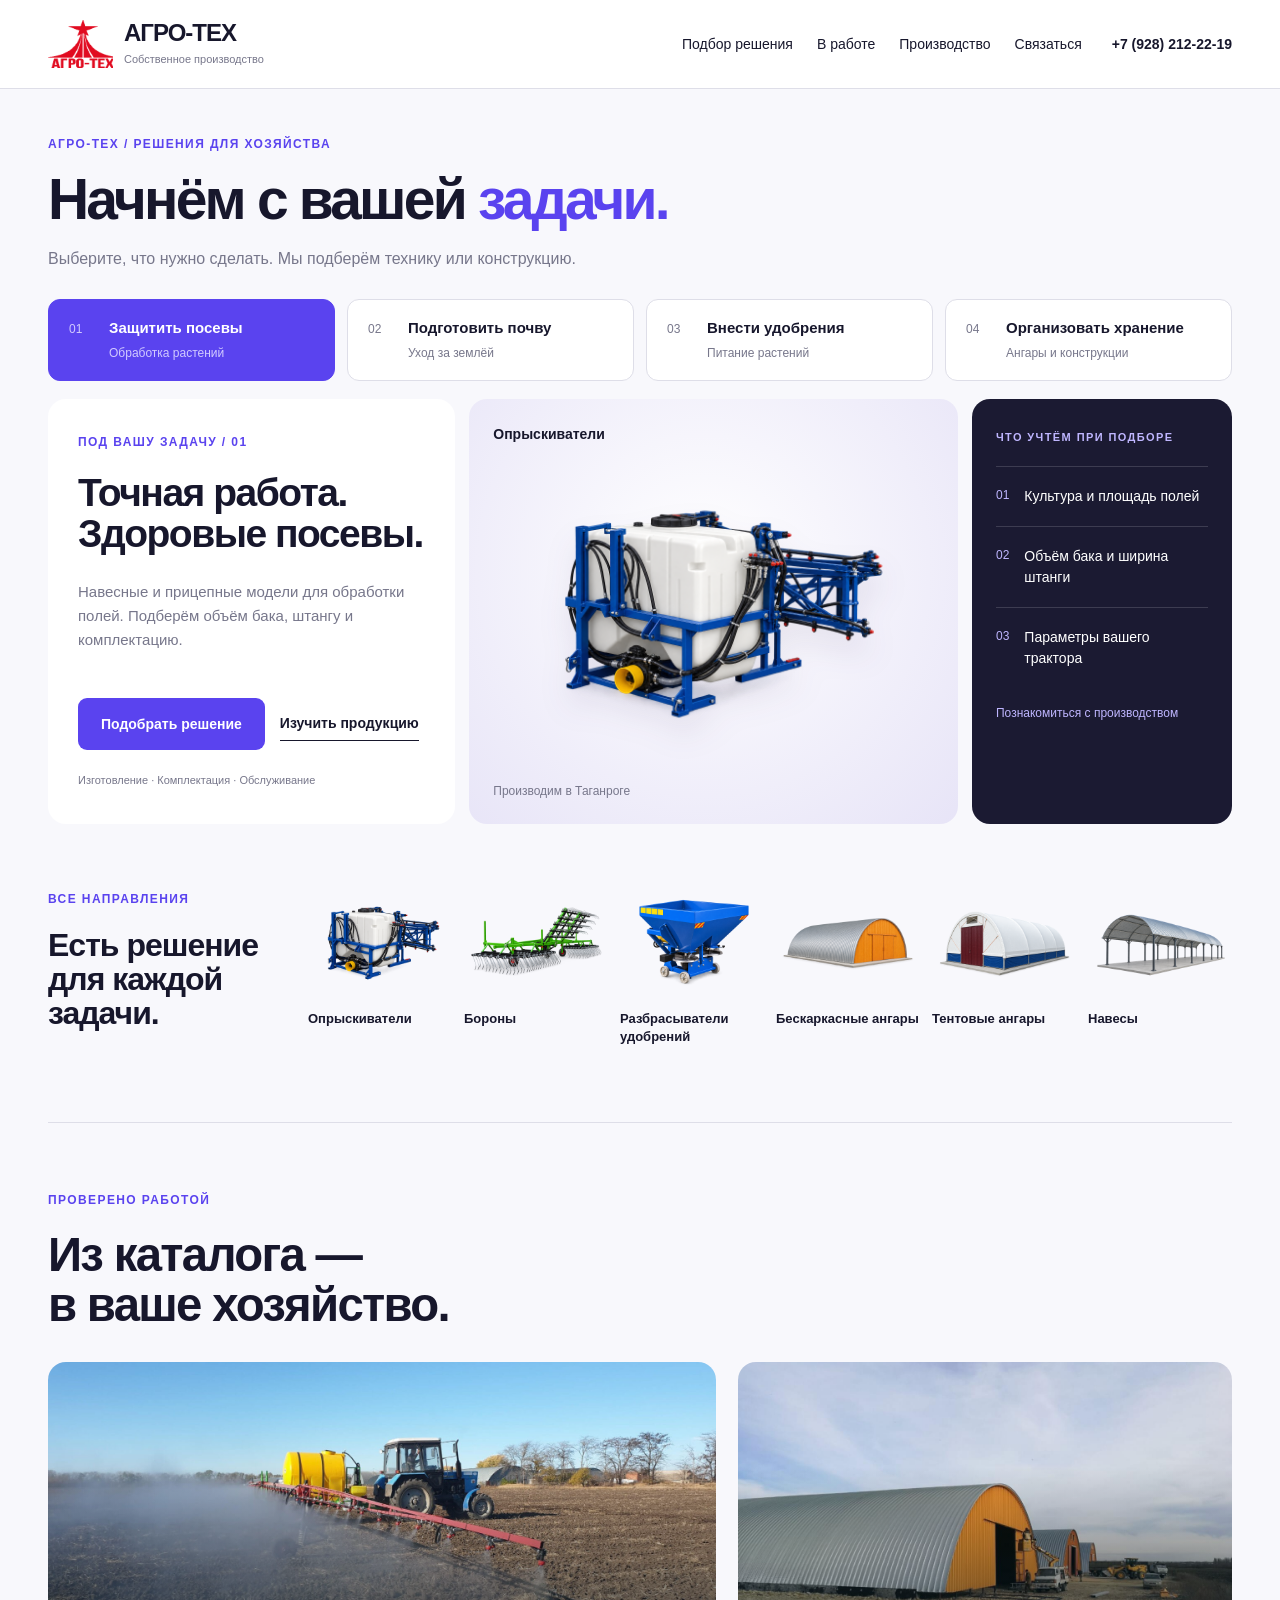
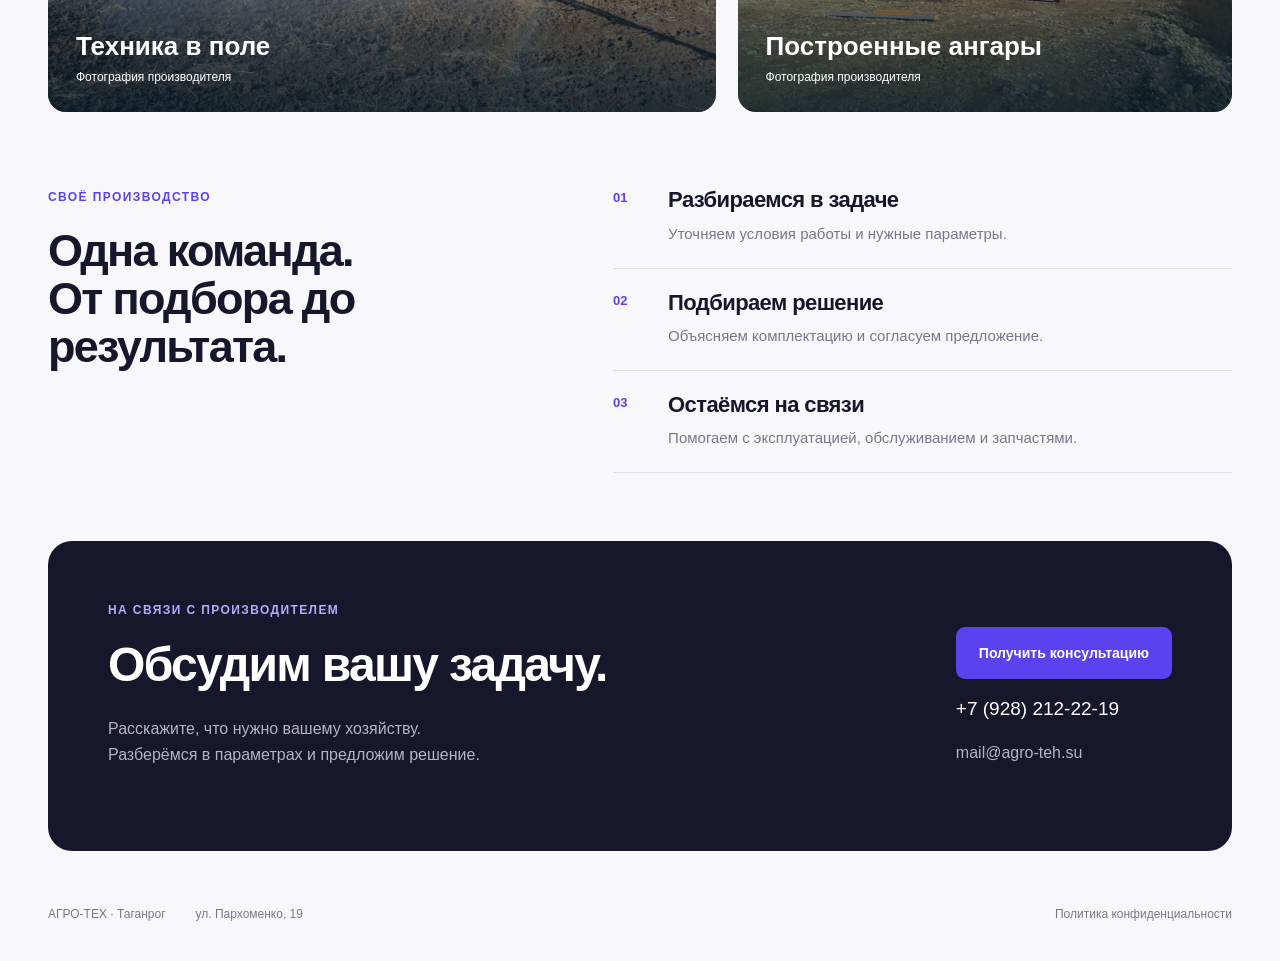
<file: variant-6.html>
<!doctype html><html lang="ru"><head><meta charset="utf-8"><meta name="viewport" content="width=device-width,initial-scale=1"><meta name="description" content="АГРО-ТЕХ: сельхозтехника и ангары от производителя. Новый вариант структуры сайта."><title>АГРО-ТЕХ — вариант 6</title><link rel="icon" href="favicon.svg"><link rel="stylesheet" href="extra.css"><script defer src="extra.js"></script></head><body data-variant="6"><div id="app"></div></body></html>
</file>
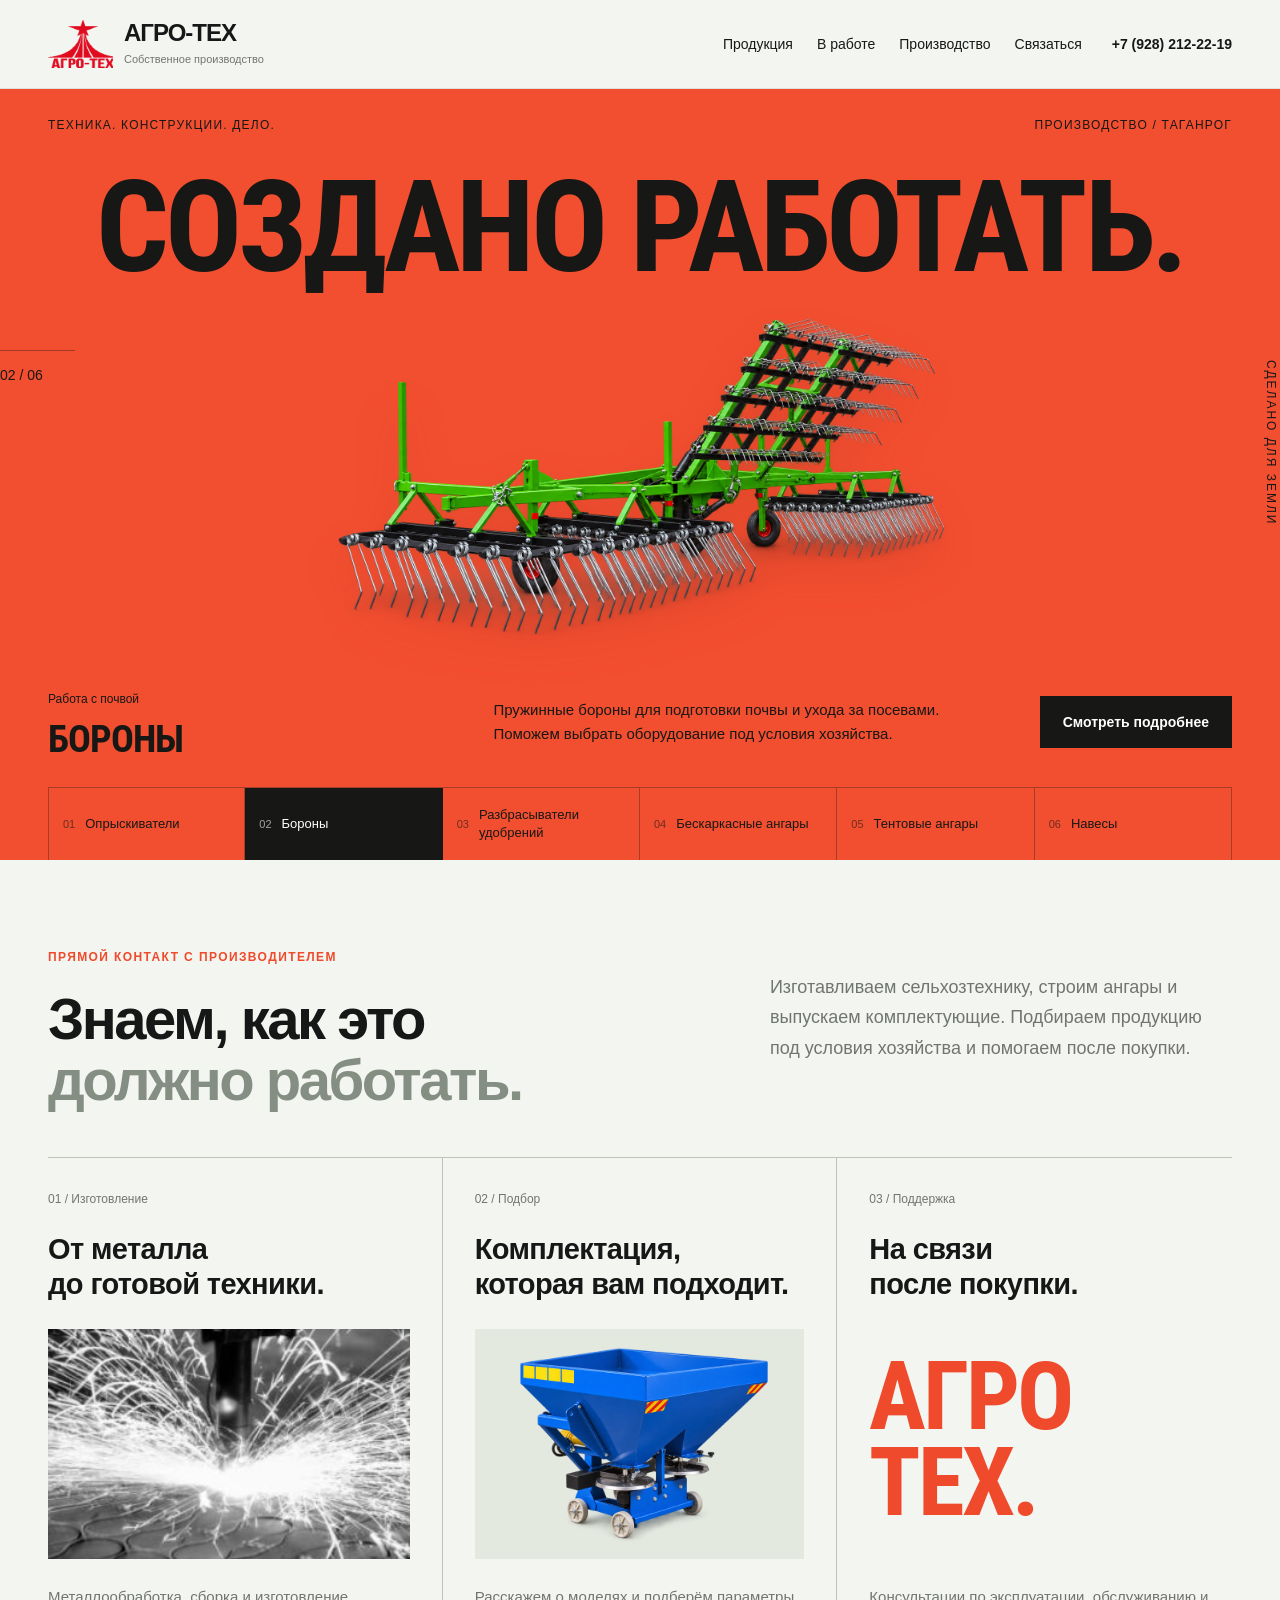
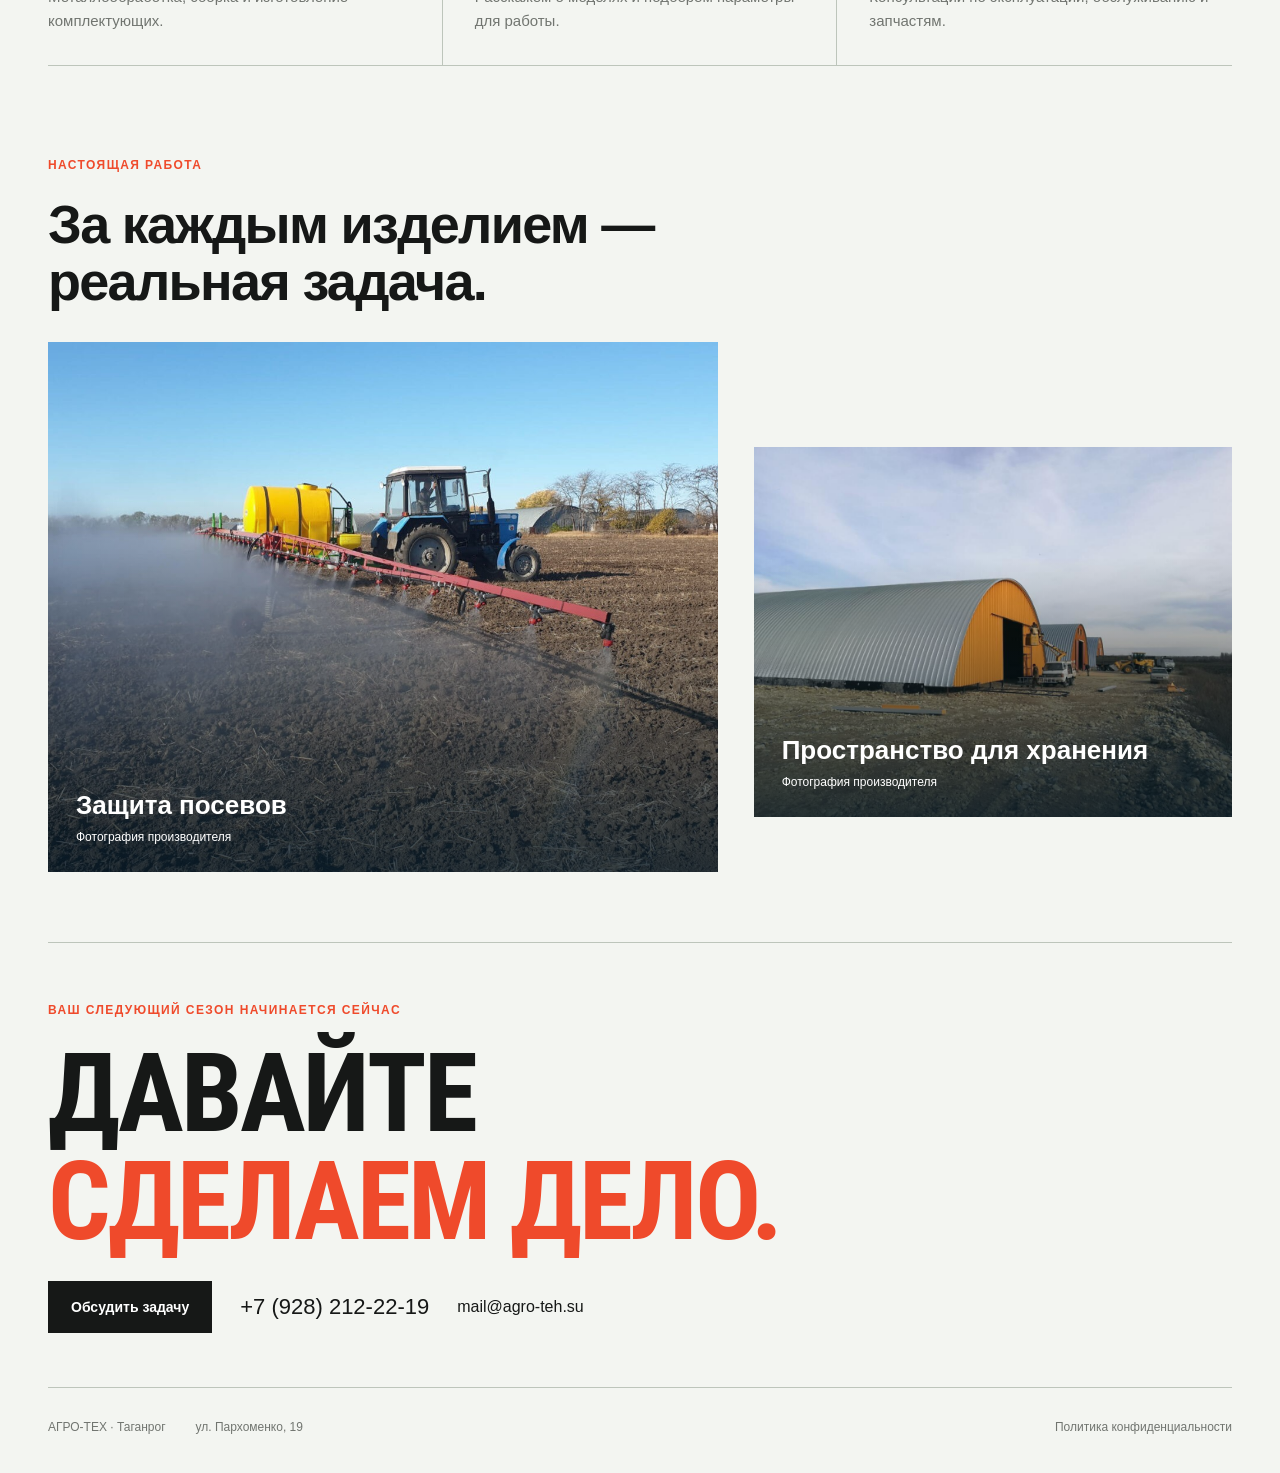
<file: variant-7.html>
<!doctype html><html lang="ru"><head><meta charset="utf-8"><meta name="viewport" content="width=device-width,initial-scale=1"><meta name="description" content="АГРО-ТЕХ: сельхозтехника и ангары от производителя. Новый вариант структуры сайта."><title>АГРО-ТЕХ — вариант 7</title><link rel="icon" href="favicon.svg"><link rel="stylesheet" href="extra.css"><script defer src="extra.js"></script></head><body data-variant="7"><div id="app"></div></body></html>
</file>
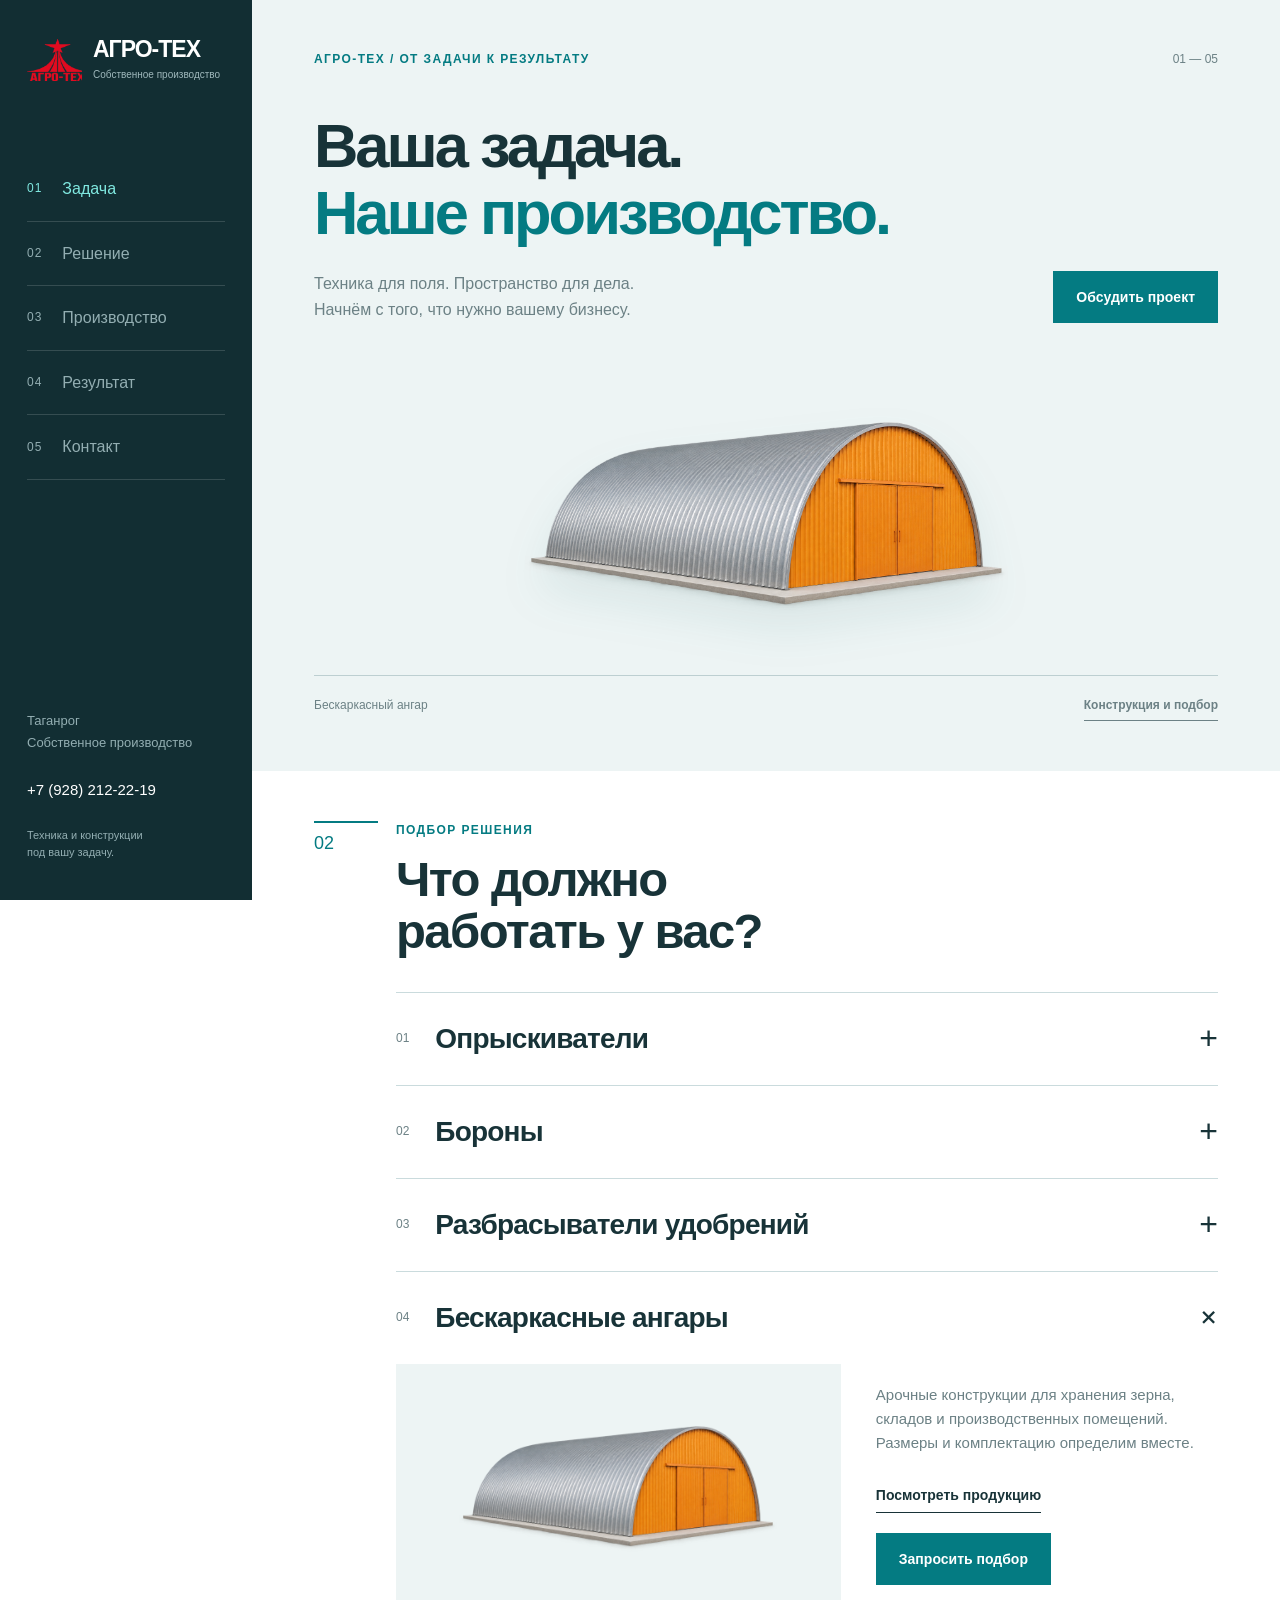
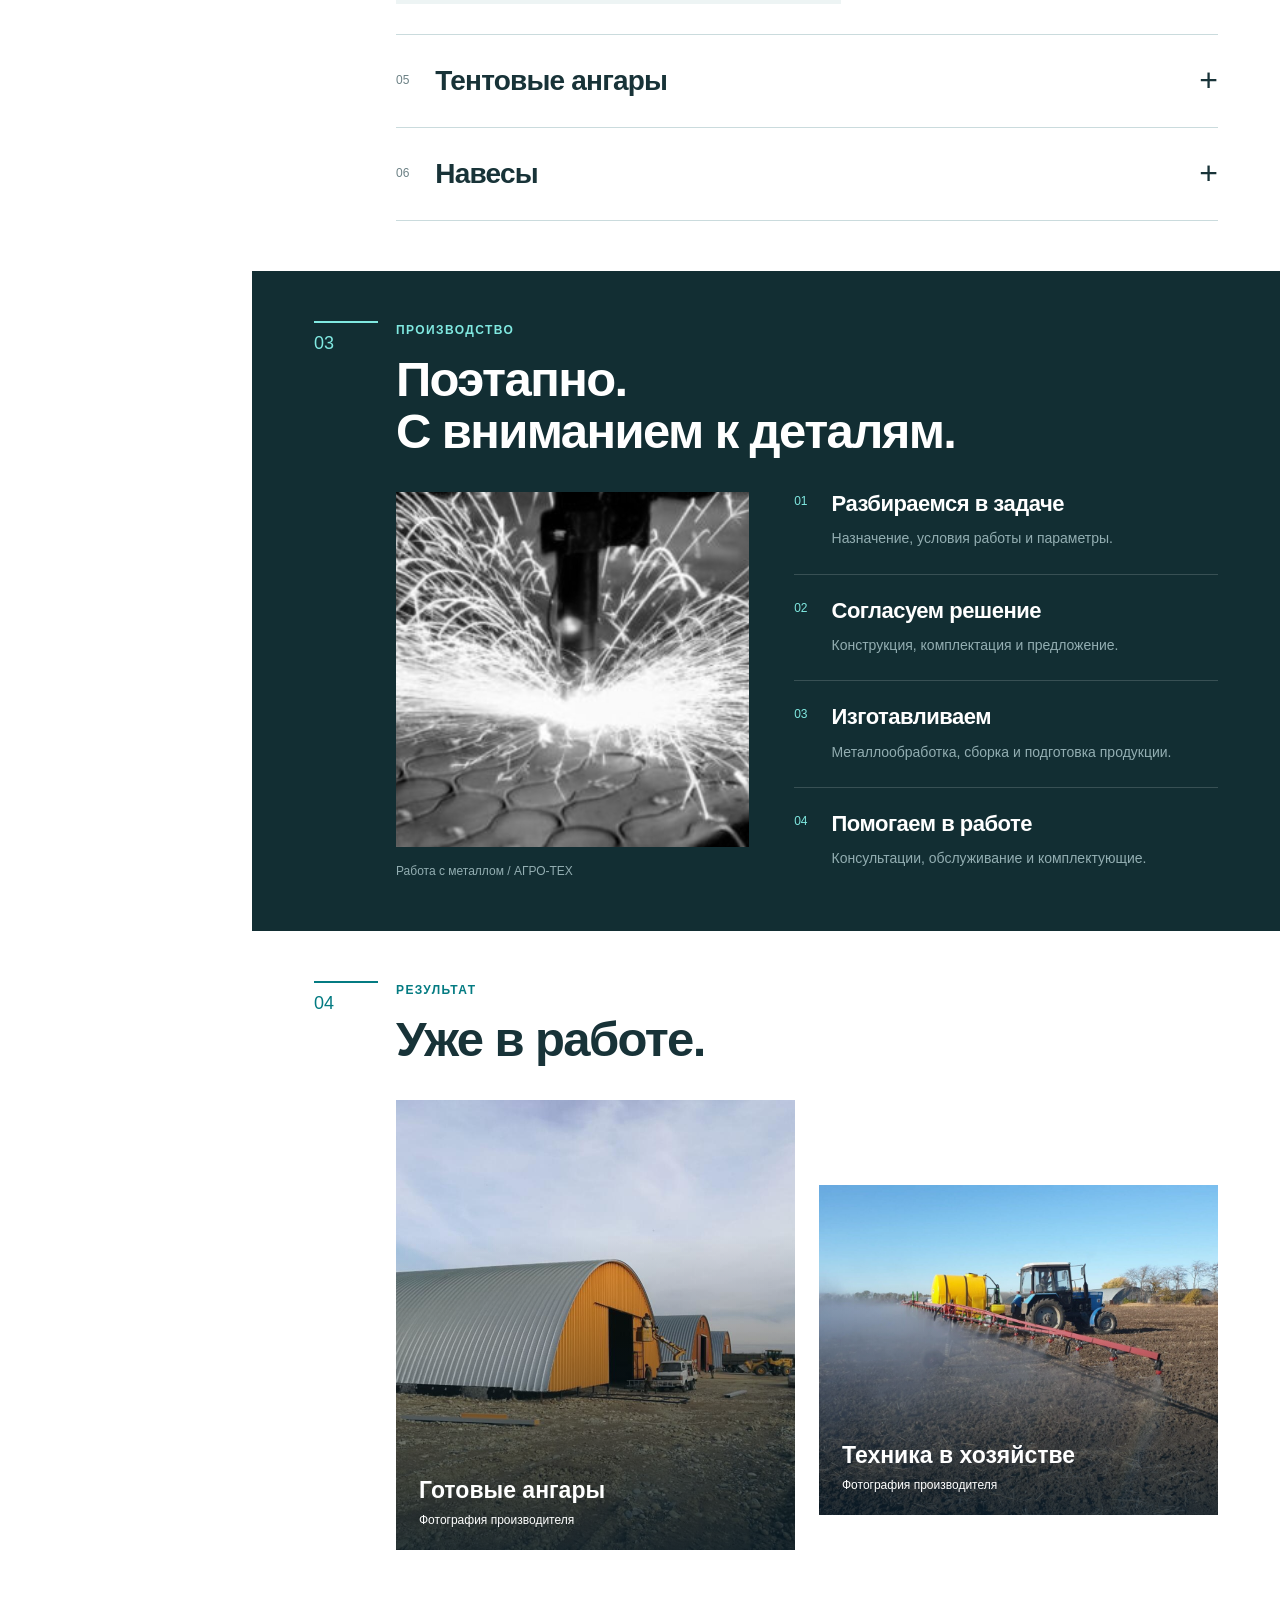
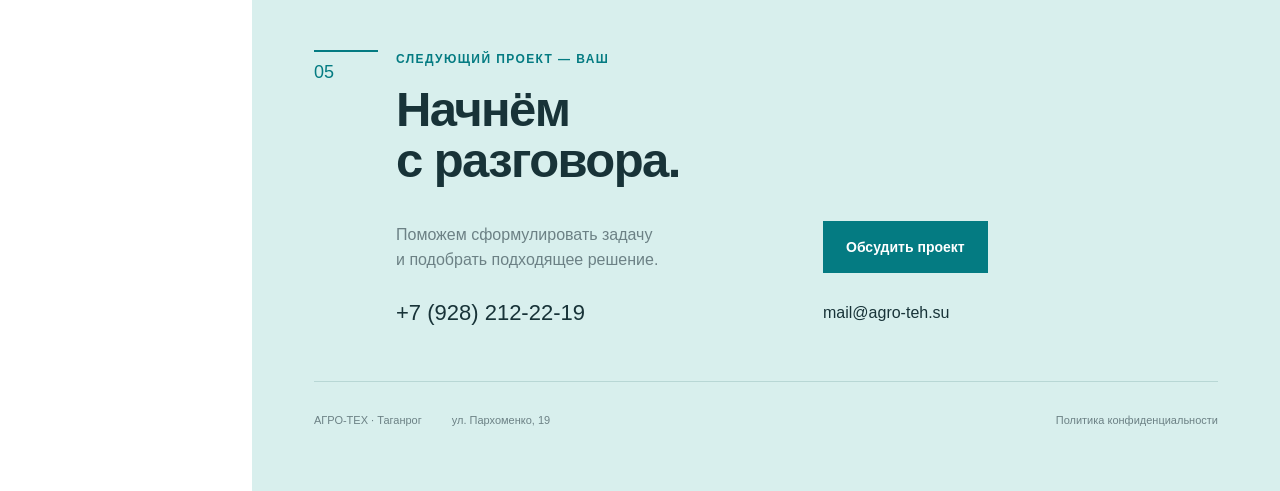
<file: variant-8.html>
<!doctype html><html lang="ru"><head><meta charset="utf-8"><meta name="viewport" content="width=device-width,initial-scale=1"><meta name="description" content="АГРО-ТЕХ: сельхозтехника и ангары от производителя. Новый вариант структуры сайта."><title>АГРО-ТЕХ — вариант 8</title><link rel="icon" href="favicon.svg"><link rel="stylesheet" href="extra.css"><script defer src="extra.js"></script></head><body data-variant="8"><div id="app"></div></body></html>
</file>
<file: gallery.css>
*{box-sizing:border-box}body{margin:0;background:#f4f5f7;color:#18242d;font:16px/1.5 Arial,Helvetica,sans-serif}a{color:inherit;text-decoration:none}button,select{font:inherit;cursor:pointer}button:focus-visible,a:focus-visible,select:focus-visible{outline:3px solid #dc2540;outline-offset:4px}[hidden]{display:none!important}.gallery-header,.gallery-intro,.concept-grid,.gallery-footer{width:min(1400px,calc(100% - 96px));margin:auto}.gallery-header{height:104px;display:flex;align-items:center;justify-content:space-between;border-bottom:1px solid #d8dfe4}.gallery-brand{display:flex;align-items:center;gap:12px}.gallery-brand img{width:75px;height:52px;object-fit:cover;object-position:left}.gallery-brand b{font-size:24px;letter-spacing:-.8px;line-height:1.15}.gallery-brand span{display:block;font-size:12px;font-weight:400;letter-spacing:0;margin-top:5px;color:#6a7884}.gallery-meta{font-size:12px;color:#6a7884}.gallery-intro{padding-top:62px;padding-bottom:50px}.gallery-kicker{font-size:12px;letter-spacing:1.8px;text-transform:uppercase;color:#d81731;font-weight:700;margin:0 0 18px}.gallery-intro h1{font-size:clamp(48px,5.2vw,80px);line-height:1.02;letter-spacing:-3px;margin:0 0 24px}.gallery-intro h1 em{font-style:normal;color:#d81731}.gallery-intro>p:not(.gallery-kicker){color:#647481;font-size:18px;line-height:1.7;margin:0 0 22px}.intro-note{font-size:13px;color:#6a7884}.concept-grid{display:grid;grid-template-columns:repeat(2,1fr);gap:28px}.concept-card{background:#fff;border-radius:12px;overflow:hidden;border:1px solid #dce2e7}.concept-image{padding:0;border:0;position:relative;width:100%;display:block;overflow:hidden;background:#e1e6eb;aspect-ratio:1.55;text-align:left}.concept-image img{display:block;width:100%;height:100%;object-fit:cover;object-position:top;transition:transform .4s}.concept-image:hover img{transform:scale(1.035)}.concept-image img.mobile-thumb{position:absolute;right:18px;bottom:14px;width:23%;height:auto;max-height:83%;object-fit:contain;object-position:center;border:4px solid #1a252e;border-radius:12px;background:#fff;box-shadow:0 8px 22px #0f213c30}.concept-number{position:absolute;top:16px;left:16px;background:#fff;border:1px solid #dce2e7;border-radius:50%;width:40px;height:40px;display:grid;place-items:center;font-weight:700;font-size:13px;color:#18242d}.recommended{position:absolute;right:16px;top:16px;padding:7px 12px;background:#192832;border-radius:5px;color:#fff;font-size:11px}.concept-text{padding:27px}.concept-text h2{font-size:28px;letter-spacing:-.9px;line-height:1.1;margin:0 0 12px}.concept-text p{font-size:15px;color:#647481;margin:0 0 20px;max-width:500px}.tags{display:flex;gap:8px;flex-wrap:wrap;margin-bottom:24px}.tags span{font-size:11px;color:#6a7884;background:#f4f6f8;border-radius:4px;padding:6px 8px}.card-actions{display:flex;align-items:center;justify-content:space-between;gap:14px}.card-actions button{background:#18242d;color:#fff;border:0;border-radius:6px;padding:12px 20px;font-weight:600;font-size:14px}.card-actions a{font-size:12px;color:#647481}.selection-note{border:1px solid #dce2e7;border-radius:12px;background:#e9eef2;padding:42px}.selection-note>span{font-size:12px;letter-spacing:1px;color:#647481;text-transform:uppercase}.selection-note h2{font-size:46px;line-height:1.06;letter-spacing:-1.9px;margin:22px 0 25px}.selection-note p{font-size:16px;color:#526474;max-width:450px;margin:0 0 20px}.selection-note small{display:block;font-size:12px;color:#6a7884;max-width:420px;margin-top:35px}.gallery-footer{display:flex;justify-content:space-between;padding-block:42px;font-size:12px;color:#6a7884}.viewer{position:fixed;inset:0;background:#e3e8ed;z-index:50;display:flex;flex-direction:column}.viewer-toolbar{background:#fff;border-bottom:1px solid #d6dee4;padding:14px 22px;display:flex;align-items:center;justify-content:space-between;gap:20px;min-height:78px}.viewer-label{font-size:11px;color:#6a7884;display:block;margin-bottom:2px}.viewer-toolbar select{border:0;color:#18242d;background:#fff;font-weight:700;font-size:14px;padding:5px 20px 5px 0}.device-toggle{display:flex;gap:2px;background:#eef2f5;border-radius:7px;padding:3px}.device-toggle button{border:0;background:transparent;border-radius:5px;padding:9px 15px;font-size:12px;color:#647481}.device-toggle button.active{background:#fff;color:#18242d;box-shadow:0 2px 5px #17253615}.viewer-toolbar a{font-size:12px;color:#647481}.viewer-toolbar>button{border:1px solid #dce2e7;border-radius:5px;background:#fff;padding:9px 12px;font-size:12px}.preview-stage{flex:1;min-height:0;display:flex;justify-content:center;padding:20px;overflow:auto}iframe{height:100%;width:100%;min-height:400px;border:0;background:#fff;box-shadow:0 12px 40px #15212b20;transition:width .25s,border-radius .25s}iframe.mobile{width:390px;max-width:100%;border:9px solid #1c262d;border-radius:28px}.viewer-open{overflow:hidden}@media(max-width:900px){.gallery-header,.gallery-intro,.concept-grid,.gallery-footer{width:calc(100% - 40px)}.concept-grid{gap:20px}.concept-text{padding:22px}.concept-text h2{font-size:24px}.concept-text p{font-size:14px}.selection-note{padding:30px}.selection-note h2{font-size:40px}.viewer-toolbar{gap:12px;padding:12px}.viewer-toolbar a{display:none}}@media(max-width:600px){.gallery-header,.gallery-intro,.concept-grid,.gallery-footer{width:calc(100% - 32px)}.gallery-header{height:82px}.gallery-meta{display:none}.gallery-brand b{font-size:22px}.gallery-intro{padding-block:38px 34px}.gallery-intro h1{font-size:49px;letter-spacing:-2px}.gallery-intro>p:not(.gallery-kicker){font-size:16px}.gallery-intro br{display:none}.gallery-intro h1 br{display:block}.intro-note{font-size:12px}.concept-grid{grid-template-columns:1fr;gap:22px}.concept-text h2{font-size:26px}.concept-text p{font-size:15px}.concept-text{padding:24px}.selection-note h2{font-size:43px}.gallery-footer{flex-direction:column;gap:10px;padding-block:30px}.viewer-toolbar{flex-wrap:wrap;gap:8px;min-height:112px}.viewer-toolbar>div:first-child{flex:1}.viewer-toolbar select{font-size:12px;max-width:265px}.viewer-toolbar .device-toggle{order:3;width:100%}.device-toggle button{flex:1}.preview-stage{padding:10px}.viewer-toolbar>button{font-size:11px;padding:8px}.concept-image{aspect-ratio:1.5}}@media(prefers-reduced-motion:reduce){*{transition:none!important}}
</file>
<file: gallery-extra.css>
.additional-section,.original-heading{width:min(1400px,calc(100% - 96px));margin-inline:auto}.additional-section{padding:45px 0 32px;scroll-margin-top:20px}.additional-heading{margin-bottom:32px}.additional-heading h2{font-size:54px;line-height:1.03;letter-spacing:-2px;margin:0 0 22px}.additional-heading>p:last-child{font-size:16px;color:#647481;max-width:680px;margin:0}.additional-grid{display:grid;grid-template-columns:repeat(3,1fr);gap:22px}.additional-grid .concept-text{padding:24px}.additional-grid .concept-text h2{font-size:25px;line-height:1.08}.additional-grid .concept-text p{font-size:14px;min-height:85px}.additional-grid .tags{min-height:45px;margin-bottom:20px}.additional-grid .concept-image{aspect-ratio:1.42}.additional-grid .concept-image img.mobile-thumb{right:12px;bottom:12px;width:25%;max-height:82%;border-width:3px;border-radius:9px}.additional-grid .recommended{font-size:11px;background:#5a43ef}.additional-grid .card-actions a{font-size:11px}.original-heading{padding-block:35px 26px}.original-heading h2{font-size:31px;letter-spacing:-1px;margin:0 0 10px}.original-heading p{font-size:14px;color:#647481;margin:0}
@media(max-width:1100px){.additional-grid{gap:18px}.additional-grid .concept-text{padding:20px}.additional-grid .concept-text h2{font-size:23px}.additional-grid .card-actions{flex-wrap:wrap}.additional-grid .concept-text p{min-height:105px}.additional-grid .tags{min-height:65px}}
@media(max-width:900px){.additional-section,.original-heading{width:calc(100% - 40px)}.additional-grid{grid-template-columns:1fr}.additional-grid .concept-text p{min-height:0}.additional-grid .tags{min-height:0}.additional-grid .concept-text h2{font-size:28px}.additional-grid .concept-image{aspect-ratio:1.55}.additional-grid .concept-text{padding:25px}.additional-grid .concept-image img.mobile-thumb{width:23%;max-height:83%}.additional-grid .card-actions a{font-size:12px}.additional-heading h2{font-size:46px}}
@media(max-width:600px){.additional-section,.original-heading{width:calc(100% - 32px)}.additional-section{padding-top:34px}.additional-heading h2{font-size:41px;letter-spacing:-1.7px}.additional-heading>p:last-child{font-size:15px}.additional-grid .concept-text h2{font-size:26px}.additional-grid .concept-text p{font-size:15px}}
</file>
<file: styles.css>
@font-face{font-family:AgroCondensed;src:url('assets/roboto-condensed-v18-latin_cyrillic-700.woff2');font-weight:700;font-display:swap}
:root{--ink:#1c2329;--muted:#657078;--accent:#d81731;--surface:#f4f6f7;--line:#dfe4e7;--radius:4px;--container:1280px;--heading:Arial,Helvetica,sans-serif}*{box-sizing:border-box}html{scroll-behavior:smooth;scroll-padding-top:96px}body{margin:0;font:16px/1.55 Arial,Helvetica,sans-serif;color:var(--ink);background:#fff}button,input,textarea,select{font:inherit}button,a,input,select,textarea{-webkit-tap-highlight-color:transparent}button,a{touch-action:manipulation}a{color:inherit;text-decoration:none}button{cursor:pointer}img{display:block;width:100%;height:auto}button{color:inherit}button:focus-visible,a:focus-visible,input:focus-visible,textarea:focus-visible,select:focus-visible{outline:3px solid #f5b52c;outline-offset:4px}button[hidden],[hidden]{display:none!important}.container{width:min(var(--container),calc(100% - 96px));margin-inline:auto}.header{position:relative;z-index:20;background:#fff;border-bottom:1px solid var(--line)}.header-inner{min-height:98px;display:flex;align-items:center;gap:32px}.brand{display:flex;align-items:center;gap:10px;flex-shrink:0}.brand img{width:53px;height:56px;object-fit:contain}.brand>span{font-size:23px;font-weight:800;line-height:1;letter-spacing:-.7px}.brand small{display:block;font-size:12px;font-weight:400;line-height:1.5;letter-spacing:0;margin-top:6px;color:var(--muted)}.navigation{display:flex;gap:22px;margin-left:auto;align-items:center}.navigation a{font-size:14px;line-height:1.4;white-space:nowrap}.navigation a:hover{color:var(--accent)}.header-phone{font-size:15px;font-weight:700;white-space:nowrap;line-height:1.4}.header-phone small{display:block;font-size:12px;font-weight:400;color:var(--muted);margin-top:5px}.menu-btn{display:none;border:0;background:transparent;padding:10px}.menu-btn svg{width:26px;height:26px}.eyebrow,.section-kicker{font-size:13px;font-weight:700;letter-spacing:1.6px;text-transform:uppercase;margin:0 0 22px;color:var(--accent)}h1,h2,h3,p{margin-top:0}h1{font-family:var(--heading);font-size:clamp(42px,4.6vw,72px);font-weight:800;line-height:1.06;letter-spacing:-2.9px;margin-bottom:26px}h1 em{font-style:normal;color:var(--accent)}h2{font-size:clamp(30px,3vw,44px);line-height:1.12;letter-spacing:-1.5px;margin-bottom:24px}h3{font-size:23px;line-height:1.2;letter-spacing:-.6px;margin-bottom:12px}.lead{font-size:18px;line-height:1.65;max-width:500px;color:var(--muted);margin-bottom:32px}.btn{display:inline-flex;align-items:center;justify-content:center;text-align:center;padding:16px 24px;font-weight:700;font-size:15px;line-height:1.3;border:1px solid transparent;border-radius:var(--radius);min-height:54px;transition:background .2s,transform .2s}.btn:hover{transform:translateY(-2px)}.primary{background:var(--accent);color:#fff}.secondary{background:transparent;border-color:var(--line)}.secondary:hover{background:var(--surface)}.hero-actions{display:flex;flex-wrap:wrap;gap:12px}.hero{position:relative}.proof{display:flex;justify-content:space-between;gap:20px;padding:28px 0;border-bottom:1px solid var(--line);font-size:14px;font-weight:600}.proof span{display:flex;gap:12px;align-items:center}.proof svg{width:22px;height:22px;stroke:var(--accent);flex-shrink:0}.directions{display:grid;grid-template-columns:1fr 1fr;gap:24px;padding-block:64px 20px}.directions>a{position:relative;overflow:hidden;isolation:isolate;min-height:285px;background:var(--surface);border-radius:var(--radius);padding:34px;color:var(--ink)}.directions h2{font-size:30px;letter-spacing:-1px;margin-bottom:12px}.directions p{max-width:260px;font-size:15px;color:var(--muted)}.directions .section-kicker{font-size:12px;letter-spacing:1.2px}.directions img{position:absolute;width:45%;height:100%;object-fit:cover;right:0;top:0;z-index:-1;mask-image:linear-gradient(to left,#000 80%,transparent)}.directions .text-link{display:inline-block;font-size:14px;font-weight:700;color:var(--accent);margin-top:18px}.section-heading{display:flex;justify-content:space-between;align-items:end;gap:30px;margin-bottom:30px}.section-heading h2{margin-bottom:0}.section-heading>p{font-size:15px;color:var(--muted);margin-bottom:5px;line-height:1.7}.section-kicker{margin-bottom:14px}.catalog-section{padding-block:80px}.filters{display:flex;flex-wrap:wrap;gap:10px;margin-bottom:28px}.filters button{border:1px solid var(--line);padding:10px 18px;border-radius:var(--radius);background:transparent;font-size:14px}.filters button.active{background:var(--ink);color:#fff;border-color:var(--ink)}.product-grid{display:grid;grid-template-columns:repeat(3,1fr);gap:24px}.product{border:1px solid var(--line);border-radius:var(--radius);overflow:hidden;background:#fff}.product-picture{position:relative;display:block;width:100%;border:0;padding:0;background:var(--surface);overflow:hidden}.product-picture img{aspect-ratio:1.6;object-fit:cover;transition:transform .4s}.product-picture:hover img{transform:scale(1.045)}.product-picture>span{position:absolute;bottom:16px;left:16px;background:#fff;padding:6px 10px;font-size:12px;font-weight:600}.product-body{padding:24px}.product h3{font-size:22px}.product-body p{font-size:15px;color:var(--muted);min-height:50px}.product-link{border:0;background:none;padding:0;font-size:14px;color:var(--accent);font-weight:700;min-height:30px}.works{padding:80px 0;background:var(--surface)}.work-grid{display:grid;grid-template-columns:1fr 1fr;gap:24px}.work-card{position:relative;text-align:left;border:0;padding:0;overflow:hidden;border-radius:var(--radius);color:#fff}.work-card img{aspect-ratio:1.45;object-fit:cover;transition:transform .4s}.work-card:hover img{transform:scale(1.03)}.work-card:after{content:'';position:absolute;inset:0;background:linear-gradient(transparent 30%,#091a23c4)}.work-card>span{position:absolute;bottom:28px;left:28px;z-index:1}.work-card small{display:block;font-size:13px;margin-bottom:8px}.work-card b{font-size:27px;font-weight:700}.about{display:grid;grid-template-columns:1fr 1fr;gap:100px;padding-block:100px}.about h2{font-size:50px}.about-lead{max-width:490px;color:var(--muted);font-size:18px;line-height:1.7;margin-bottom:32px}.about-details article{display:flex;gap:24px;padding:22px 0;border-bottom:1px solid var(--line)}.about-details article:first-child{padding-top:0}.about-details article>span{font-size:15px;color:var(--accent);font-weight:600;margin-top:5px}.about-details h3{font-size:23px}.about-details p{font-size:16px;color:var(--muted);margin-bottom:0}.contact{background:var(--ink);color:#fff;padding:76px 0}.contact-layout{display:flex;justify-content:space-between;gap:40px;align-items:center}.contact h2{font-size:46px;margin-bottom:22px}.contact p{font-size:17px;color:#bac4cb}.contact .section-kicker{color:#bac4cb;font-size:12px}.contact-actions{display:flex;flex-direction:column;align-items:stretch;min-width:260px;gap:18px}.contact-actions a{font-size:20px}.contact-actions a:last-child{font-size:16px;color:#bac4cb}.footer{min-height:132px;display:flex;align-items:center;justify-content:space-between;gap:24px;font-size:13px;color:var(--muted)}dialog{border:0;border-radius:10px;padding:44px;max-width:620px;width:calc(100% - 32px);max-height:90vh;overflow:auto;box-shadow:0 40px 100px #0005}dialog::backdrop{background:#111c26ba;backdrop-filter:blur(5px)}.dialog-open{overflow:hidden}.dialog-close{position:absolute;top:10px;right:14px;border:0;background:transparent;font-size:30px;width:40px;height:40px}.detail-image{height:240px;object-fit:cover;border-radius:5px;margin-bottom:28px}.gallery-image{max-height:55vh;object-fit:contain;margin-bottom:20px}.detail-benefits{display:flex;gap:10px;flex-wrap:wrap;margin:22px 0}.detail-benefits span{padding:7px 10px;background:var(--surface);font-size:13px;border-radius:3px}label{display:block;font-size:14px;font-weight:600;margin-bottom:18px}input,select,textarea{display:block;width:100%;padding:13px 14px;margin-top:7px;border:1px solid var(--line);background:#fff;border-radius:var(--radius);min-height:48px;color:#1c2329}textarea{resize:vertical}.form-note{font-size:12px;color:var(--muted);line-height:1.6;margin:16px 0 0}.mobile-cta{display:none}.hero-background{position:absolute;inset:0;object-fit:cover;height:100%;width:100%;z-index:0}.hero-copy{position:relative;z-index:2}
/* 01 · red / confident brand, asymmetric photography */
.red-hero{display:grid;grid-template-columns:1fr 1fr;gap:64px;align-items:center;padding-block:60px 34px}.red-hero h1{font-size:clamp(45px,4.1vw,66px)}.red-visual{position:relative;min-width:0;height:540px;background:#131d28;overflow:hidden;border-radius:4px 96px 4px 4px}.red-visual>img{height:100%;object-fit:cover;object-position:62% center}.red-visual:after{content:'';position:absolute;inset:0;background:linear-gradient(transparent 40%,#08131bb3)}.image-caption{position:absolute;bottom:32px;left:32px;z-index:1;color:#fff}.image-caption>span{font-size:12px}.image-caption>b{display:block;font-size:32px;line-height:1.18;letter-spacing:-1px;margin-top:14px}.visual-index{position:absolute;top:26px;left:26px;z-index:2;background:#d81731;color:#fff;padding:7px 12px;font-size:12px;letter-spacing:1px}
/* 02 · dark / industrial cinema */
.dark{--ink:#eaf0f2;--muted:#a7b3b9;--accent:#d9f45a;--surface:#182227;--line:#344046;--radius:0px;background:#10191d;color:var(--ink);--heading:AgroCondensed,Arial,sans-serif}.dark .header{background:#10191d}.dark .brand img{background:#fff;border-radius:2px;padding:2px}.dark .primary{color:#10191d}.dark .secondary:hover{background:#263238}.dark-hero{height:660px;overflow:hidden}.dark-hero .hero-background{object-position:center 53%;filter:saturate(.7)}.dark-hero:after{content:'';position:absolute;inset:0;background:linear-gradient(90deg,#08151bea 4%,#0d1928a1 54%,#1120261a)}.dark-content{height:100%;display:flex;flex-direction:column;justify-content:center;position:relative;z-index:1}.dark-hero h1{font-size:clamp(55px,6vw,92px);letter-spacing:-2px;text-transform:uppercase;max-width:900px;line-height:1.01}.dark-hero .lead{color:#d4dce0;max-width:440px}.dark-meta{display:flex;gap:45px;margin-top:54px;font-size:12px;letter-spacing:1.5px;color:#c8d1d4}.dark-strip{border-bottom:1px solid var(--line);background:#172226}.dark-strip>.container{display:grid;grid-template-columns:repeat(3,1fr)}.dark-strip a{display:flex;align-items:center;gap:20px;padding:30px 24px;border-right:1px solid var(--line)}.dark-strip a:first-child{padding-left:0}.dark-strip a:last-child{border-right:0}.dark-strip b{font-size:14px;color:var(--accent)}.dark-strip span{font-size:19px;font-weight:700}.dark-strip small{display:block;font-size:13px;color:var(--muted);font-weight:400;margin-top:6px}.dark .product{background:#182227}.dark .product-picture>span{background:#111d22;color:#eaf0f2}.dark .product h3{font-family:AgroCondensed;font-size:28px}.dark .filters button.active{background:var(--accent);border-color:var(--accent);color:#111d22}.dark .contact{background:#d9f45a;color:#111d22}.dark .contact p,.dark .contact .section-kicker,.dark .contact-actions a:last-child{color:#334029}.dark .contact .primary{background:#111d22;color:#fff}.dark dialog{background:#182227;color:#eaf0f2}.dark .form-note{color:#a7b3b9}
/* 03 · catalog / fast product discovery */
.catalog{--accent:#e26919;--radius:12px;--ink:#18242d;--surface:#f1f4f6;--line:#dde5e9}.catalog .header-inner{min-height:88px}.catalog-hero{display:grid;grid-template-columns:1fr 1fr;gap:56px;align-items:center;padding-block:48px 22px}.catalog-hero h1{font-size:clamp(42px,4.25vw,64px);letter-spacing:-2.5px}.feature-product{background:var(--surface);border-radius:16px;overflow:hidden;margin:0}.feature-product-top{padding:16px 24px;display:flex;justify-content:space-between;color:var(--muted);font-size:12px}.feature-product>img{height:245px;object-fit:cover;object-position:58% 45%}.feature-product-bottom{display:flex;justify-content:space-between;align-items:center;gap:20px;padding:24px}.feature-product h2{font-size:26px;margin:0 0 6px;letter-spacing:-.7px}.feature-product p{font-size:14px;color:var(--muted);margin:0}.feature-product .btn{padding:13px 16px;font-size:14px}.catalog-proof .proof{padding-block:20px}.catalog .catalog-section{padding-top:42px}.catalog .product-grid{gap:20px}.catalog .product-body{padding:22px}.catalog .product-picture>span{border-radius:6px}.catalog .filters button.active{background:#18242d}.catalog .works{border-radius:32px 32px 0 0}
/* 04 · green / editorial agriculture */
.green{--accent:#276041;--ink:#143629;--surface:#f0f5f1;--line:#d5e3d9;--radius:8px}.green-hero{background:#143f2f;color:#fff;overflow:hidden}.green-layout{display:grid;grid-template-columns:1fr 1.08fr;gap:54px;align-items:center;padding-block:58px 40px}.green-hero .eyebrow{color:#cee787;letter-spacing:1.3px}.green-hero h1{font-family:Georgia,'Times New Roman',serif;font-weight:400;letter-spacing:-2.5px;font-size:clamp(46px,4.7vw,72px);line-height:1.12}.green-hero h1 em{color:#d6ef8d;font-style:italic}.green-hero .lead{color:#c1d7c9;max-width:440px}.green-hero .primary{background:#d6ef8d;color:#143f2f}.green-hero .secondary{border-color:#638274;color:#fff}.green-hero .secondary:hover{background:#24523d}.green-visual{position:relative;min-width:0;height:510px}.green-visual>img{height:100%;object-fit:cover;object-position:62% center;border-radius:180px 180px 12px 12px}.green-stamp{position:absolute;left:-30px;bottom:42px;width:150px;height:150px;display:flex;flex-direction:column;justify-content:center;text-align:center;background:#d6ef8d;color:#143f2f;border-radius:50%;font-weight:700;letter-spacing:1px;font-size:20px;transform:rotate(-9deg)}.green-stamp small{font-size:12px;font-weight:400;letter-spacing:0;margin-top:7px}.green-photo-caption{position:absolute;right:20px;bottom:20px;padding:6px 10px;background:#183c2acc;border-radius:4px;color:#fff;font-size:12px}.green-bottom{display:flex;justify-content:space-between;gap:24px;padding:22px 0 28px;border-top:1px solid #537564;font-size:12px;color:#bcd4c5}.green-bottom a{color:#d6ef8d;font-size:14px}.green .directions{gap:32px;padding-top:64px}.green .directions>a{border-radius:20px}.green .section-heading h2,.green .about h2{font-family:Georgia,serif;font-weight:400}.green .product-picture img{aspect-ratio:1.5}.green .contact{background:#143f2f}.green .contact .primary{background:#d6ef8d;color:#143f2f}
/* 05 · blue / architectural scale with task selector */
.blue{--accent:#225ce6;--ink:#142c47;--muted:#63758c;--surface:#f0f5fa;--line:#dbe4ef;--radius:8px}.blue-hero{min-height:650px;isolation:isolate}.blue-hero .hero-background{object-position:center 63%;filter:saturate(.7)}.blue-hero:after{content:'';position:absolute;inset:0;background:linear-gradient(90deg,#071e3aed 5%,#102c4d9c 61%,#1d3f5780);z-index:1}.blue-layout{display:grid;grid-template-columns:1fr 360px;gap:64px;align-items:center;position:relative;z-index:2;padding-block:54px}.blue-hero h1{font-size:clamp(48px,4.8vw,74px);color:#fff}.blue-hero h1 em{color:#90c7ff}.blue-hero .eyebrow{color:#a9d3ff}.blue-hero .lead{color:#d4e2ee;max-width:490px}.blue-hero .secondary{color:#fff;border-color:#658299}.blue-hero .secondary:hover{background:#214668}.hangar-selector{position:relative;background:#fff;border-radius:12px;padding:28px;box-shadow:0 24px 50px #0d234044}.hangar-selector h2{font-size:29px;letter-spacing:-1px;margin-bottom:24px}.hangar-selector .section-kicker{font-size:11px;letter-spacing:1px}.hangar-selector label{font-size:13px;margin-bottom:16px}.hangar-selector input,.hangar-selector select{font-size:14px;padding:10px 11px;min-height:44px}.dimensions{display:grid;grid-template-columns:1fr 1fr;gap:14px}.area{display:flex;justify-content:space-between;align-items:center;border-top:1px solid var(--line);padding:16px 0 20px;font-size:13px}.area strong{font-size:19px}.hangar-selector .btn{width:100%;font-size:14px}.hangar-selector .form-note{font-size:11px;margin-top:12px}.blue .works{background:#fff;padding-block:70px 30px}.blue .work-card{border-radius:12px}.blue .catalog-section{padding-top:64px}.blue .about{background:var(--surface);border-radius:20px;padding:60px;margin-bottom:70px}.blue .contact{background:#153651}
.brand img{object-fit:cover;object-position:left center;width:67px;height:52px}.dark .brand img{padding:0;background:transparent}.red-hero h1{font-family:AgroCondensed,Arial,sans-serif;font-size:clamp(48px,4.8vw,74px);letter-spacing:-1.4px}
@media(min-width:1600px){.red-hero h1{font-size:74px}}@media(max-width:1190px){.container{width:calc(100% - 64px)}.header-inner{gap:20px}.navigation{gap:16px}.header-phone{display:none}.red-hero,.catalog-hero{gap:40px}.green-layout{gap:36px}.blue-layout{grid-template-columns:1fr 330px;gap:40px}h1{letter-spacing:-2px}.directions>a{padding:28px}.directions img{width:40%}.directions p{max-width:240px}.about{gap:60px}.red-visual{height:500px}.product-body{padding:20px}}
@media(max-width:900px){.container{width:calc(100% - 40px)}.header-inner{min-height:82px}.brand>span{font-size:21px}.brand img{width:44px;height:48px}.navigation{gap:14px}.navigation a{font-size:12px}.red-hero{gap:28px;padding-top:42px}.red-visual{height:460px;border-top-right-radius:60px}.red-hero h1{font-size:44px}.lead{font-size:16px}.hero-actions .btn{font-size:14px;padding:14px 18px}.directions{gap:16px}.directions img{width:38%}.directions h2{font-size:25px}.directions>a{padding:24px}.directions p{max-width:210px}.product-grid{gap:16px}.product h3{font-size:20px}.product-body p{font-size:14px;min-height:66px}.dark-strip a{padding:24px 16px;gap:12px}.dark-strip span{font-size:17px}.dark-strip small{font-size:12px}.catalog-hero{gap:26px}.catalog-hero h1{font-size:44px}.feature-product-bottom{flex-direction:column;align-items:start;padding:20px}.green-layout{gap:26px}.green-hero h1{font-size:48px}.green-visual{height:460px}.green-stamp{width:120px;height:120px;left:-20px;font-size:16px}.blue-layout{grid-template-columns:1fr 310px;gap:30px}.blue-hero h1{font-size:46px}.hangar-selector{padding:24px}.proof{font-size:12px;gap:12px}.proof span{gap:6px}.about{gap:40px}.about h2{font-size:42px}.contact h2{font-size:38px}.footer .brand small{display:none}.footer{flex-wrap:wrap;justify-content:start;padding-block:26px;gap:20px}.footer>a:last-child{margin-left:auto}}
@media(max-width:700px){html{scroll-padding-top:80px}.container{width:calc(100% - 36px)}.header{position:sticky;top:0}.header-inner{min-height:72px;gap:10px}.brand img{width:37px;height:41px}.brand>span{font-size:21px;letter-spacing:-.7px}.brand small{font-size:10px;margin-top:4px}.menu-btn{display:block;margin-left:auto}.navigation{display:none;position:absolute;top:72px;left:0;right:0;background:#fff;border-bottom:1px solid var(--line);padding:16px 24px;box-shadow:0 10px 20px #142c4714}.navigation.open{display:flex;flex-direction:column;align-items:stretch;gap:0}.navigation a{font-size:16px;padding:12px 0}.dark .navigation{background:#10191d}.eyebrow{font-size:11px;letter-spacing:1px;margin-bottom:19px}h1{font-size:43px;line-height:1.08;letter-spacing:-1.8px;margin-bottom:22px}h2{font-size:32px;letter-spacing:-1.2px}.lead{font-size:16px;line-height:1.65;margin-bottom:25px}.hero-actions{gap:10px}.hero-actions .btn{min-height:50px;font-size:14px;padding:14px 18px}.proof{display:flex;flex-direction:column;padding:23px 0;gap:13px;font-size:13px}.proof svg{width:20px;height:20px}.directions{grid-template-columns:1fr;padding-top:38px;gap:16px}.directions>a{min-height:230px;padding:24px}.directions h2{font-size:27px}.directions p{font-size:14px;max-width:200px}.directions img{width:40%}.directions .text-link{font-size:13px;margin-top:8px}.section-kicker{font-size:11px;letter-spacing:1.2px}.section-heading{display:block;margin-bottom:25px}.section-heading>p{margin-top:18px;font-size:14px}.section-heading .btn{margin-top:18px}.catalog-section{padding-block:48px}.filters{gap:8px;margin-bottom:22px}.filters button{padding:9px 12px;font-size:12px}.product-grid{grid-template-columns:1fr;gap:20px}.product-picture img{aspect-ratio:1.65}.product-body{padding:22px}.product h3{font-size:24px}.product-body p{min-height:0;font-size:15px}.product-link{font-size:14px}.works{padding-block:48px}.work-grid{grid-template-columns:1fr;gap:18px}.work-card img{aspect-ratio:1.45}.work-card b{font-size:25px}.work-card>span{left:22px;bottom:23px}.about{grid-template-columns:1fr;padding-block:54px;gap:38px}.about h2{font-size:39px}.about-lead{font-size:16px}.about-details article{gap:18px}.about-details h3{font-size:22px}.about-details p{font-size:15px}.contact{padding-block:46px}.contact-layout{display:block}.contact h2{font-size:34px}.contact p{font-size:15px}.contact-actions{margin-top:28px;align-items:flex-start;gap:15px}.contact-actions .btn{min-width:230px}.footer{padding:30px 0 94px;gap:20px;display:flex;flex-direction:column;align-items:flex-start;font-size:12px}.footer>a:last-child{margin-left:0}.mobile-cta{display:grid;grid-template-columns:1fr 1.6fr;position:fixed;bottom:0;left:0;right:0;z-index:25;background:#fff;border-top:1px solid var(--line);padding:10px 14px max(10px,env(safe-area-inset-bottom));gap:9px;box-shadow:0 -3px 14px #1231}.mobile-cta a,.mobile-cta button{display:flex;align-items:center;justify-content:center;min-height:44px;font-size:13px;font-weight:700;border-radius:var(--radius)}.mobile-cta a{border:1px solid var(--line);color:#1c2329}.mobile-cta button{border:0;background:var(--accent);color:#fff}.dark .mobile-cta{background:#10191d}.dark .mobile-cta a{color:#eaf0f2}.dark .mobile-cta button{color:#10191d}dialog{padding:40px 24px 28px;width:calc(100% - 24px)}dialog h2{font-size:29px}.detail-image{height:200px}.detail-benefits{gap:6px}.detail-benefits span{font-size:12px}.dialog-open .mobile-cta{visibility:hidden}.red-hero{grid-template-columns:1fr;gap:30px;padding-block:34px 20px}.red-hero h1{font-size:43px}.red-visual{height:315px;border-top-right-radius:65px}.red-visual>img{object-position:56% center}.image-caption{bottom:23px;left:23px}.image-caption>b{font-size:27px}.image-caption>span{font-size:11px}.visual-index{top:20px;left:20px;font-size:10px}.dark-hero{height:auto;min-height:620px}.dark-content{min-height:620px;padding-block:50px 36px;justify-content:space-between}.dark-hero .hero-background{object-position:50% center}.dark-hero:after{background:linear-gradient(90deg,#08151bef,#0d1928a6)}.dark-hero h1{font-size:58px;letter-spacing:-1px}.dark-hero .lead{font-size:16px;max-width:330px}.dark-meta{flex-direction:column;gap:6px;margin-top:35px;font-size:10px;letter-spacing:1px}.dark-strip>.container{grid-template-columns:1fr}.dark-strip a{border-right:0;border-bottom:1px solid var(--line);padding:21px 0}.dark-strip a:last-child{border-bottom:0}.dark-strip span{font-size:18px}.dark-strip small{font-size:13px}.catalog .header-inner{min-height:72px}.catalog-hero{grid-template-columns:1fr;padding-top:34px;gap:28px}.catalog-hero h1{font-size:43px}.feature-product-top{padding:14px 20px}.feature-product>img{height:205px}.feature-product-bottom{flex-direction:row;align-items:center;padding:20px;gap:16px}.feature-product h2{font-size:23px}.feature-product .btn{padding:12px 13px;font-size:12px;min-height:46px}.feature-product p{font-size:12px}.catalog-proof .proof{padding:20px 0}.catalog .catalog-section{padding-top:35px}.green-layout{grid-template-columns:1fr;gap:32px;padding-top:36px;padding-bottom:30px}.green-hero h1{font-size:47px;letter-spacing:-1.8px;line-height:1.1}.green-hero .eyebrow{font-size:10px}.green-visual{height:335px;margin-left:16px}.green-visual>img{border-radius:130px 130px 8px 8px;object-position:62% center}.green-stamp{width:108px;height:108px;left:-16px;bottom:25px;font-size:15px}.green-stamp small{font-size:10px}.green-photo-caption{font-size:10px;right:12px;bottom:12px;padding:5px 7px}.green-bottom{font-size:11px;flex-wrap:wrap;gap:14px;justify-content:space-between;padding-block:18px 25px}.green-bottom>span:last-child{display:none}.green-bottom a{font-size:12px}.green .directions{padding-top:38px}.blue-layout{grid-template-columns:1fr;gap:32px;padding-block:40px}.blue-hero h1{font-size:44px}.blue-hero .hero-background{object-position:43% center}.blue-hero:after{background:linear-gradient(#071e3aea,#102c4dc9)}.hangar-selector{padding:25px}.hangar-selector h2{font-size:30px}.hangar-selector .section-kicker{font-size:10px}.hangar-selector label{font-size:13px}.hangar-selector input,.hangar-selector select{font-size:15px}.blue .works{padding-top:43px}.blue .about{width:calc(100% - 36px);padding:30px 24px;margin-bottom:40px;border-radius:12px}.blue .catalog-section{padding-top:43px}}
.brand img{width:75px;height:52px}.dark .brand img{background:transparent}
@media(max-width:900px){.brand img{width:65px;height:46px}}
@media(max-width:700px){.brand img{width:51px;height:36px}}
@media(prefers-reduced-motion:reduce){html{scroll-behavior:auto}*{transition:none!important}}

/* Product renders: full objects on clean studio surfaces; photographs stay in projects. */
.product-picture{background:radial-gradient(ellipse at 50% 35%,#fff 5%,#eff2f3 100%)}
.product-picture img{object-fit:contain;padding:14px 12px 42px;aspect-ratio:1.45}
.dark .product-picture{background:radial-gradient(ellipse at 50% 35%,#344248,#202d33)}
.directions>a{min-height:310px;padding-right:48%}
.directions p{max-width:270px}
.directions img{width:46%;height:76%;top:12%;right:0;object-fit:contain;padding:6px;mask-image:none}
.red-visual{background:radial-gradient(ellipse at 55% 42%,#fff 0%,#f5f1ed 60%,#e5d9d3 100%)}
.red-visual>img{height:100%;object-fit:contain;padding:58px 0 118px;object-position:center;filter:drop-shadow(0 18px 17px #40201b16)}
.red-visual:after{display:none}.image-caption{color:#2d2827}.image-caption>b{font-size:29px}
.feature-product{background:radial-gradient(ellipse at 55% 36%,#fff,#eef1f3)}
.feature-product>img{height:300px;object-fit:contain;object-position:center;padding:8px 4px;filter:drop-shadow(0 14px 16px #26344116)}
.green-visual{border-radius:180px 180px 12px 12px;background:radial-gradient(ellipse at 55% 35%,#fcfff3,#d6e8c8);overflow:visible}
.green-visual>img{object-fit:contain;object-position:center;padding:40px 0 58px;filter:drop-shadow(0 16px 17px #183c2a22)}
.green-photo-caption{background:#183c2a;color:#edf5e9}
.dark-hero{background:radial-gradient(ellipse at 82% 47%,#354c56,#14232c 62%,#101a20);height:650px}
.dark-hero:after{display:none}.dark-content{justify-content:center}.dark-hero .hero-copy{width:50%}
.dark-hero h1{font-size:clamp(55px,5.3vw,80px);max-width:620px}
.dark-hero .hero-background{inset:auto 1% 60px auto;width:55%;height:500px;object-fit:contain;object-position:center;filter:drop-shadow(0 30px 28px #0003);z-index:1}
.dark-meta{margin-top:48px}
.blue-hero{background:radial-gradient(ellipse at 25% 85%,#345f83,#173a61 50%,#0e2747);min-height:650px}
.blue-hero:after{display:none}.blue-layout{padding-block:40px;gap:50px}.blue-hero h1{font-size:clamp(48px,4.3vw,65px)}
.blue-showcase{min-width:0}.blue-hero .lead{margin-bottom:22px}.blue-product{height:330px;object-fit:contain;object-position:left center;margin-top:8px;filter:drop-shadow(0 18px 20px #071d3233)}
.detail-image{object-fit:contain;padding:12px;background:radial-gradient(ellipse at center,#fff,#edf1f3)}
.dark .detail-image{background:radial-gradient(ellipse at center,#3d505a,#27373f)}
.detail-proof{margin-top:32px;border-top:1px solid var(--line);padding-top:26px}.detail-proof h3{font-size:22px;margin-bottom:8px}.detail-proof p{color:var(--muted);font-size:13px}.detail-proof img{border-radius:6px;max-height:340px;object-fit:contain;background:var(--surface)}
@media(max-width:1190px){.dark-hero .hero-background{width:51%;right:0}.directions>a{padding-right:44%}.directions img{width:44%}.blue-layout{gap:36px}.blue-product{height:280px}}
@media(max-width:900px){.directions h2{font-size:25px}.directions>a{padding-right:42%;min-height:320px}.directions img{width:43%}.directions p{font-size:14px}.dark-hero h1{font-size:60px}.dark-hero .hero-background{width:49%;height:370px;bottom:100px}.dark-hero .hero-copy{width:53%}.feature-product>img{height:260px}.blue-product{height:250px}.blue-hero h1{font-size:45px}}
@media(max-width:700px){
 .product-picture img,.green .product-picture img{aspect-ratio:1.45;padding:12px 8px 40px}.directions>a{padding-right:43%;min-height:270px}.directions img{height:74%;top:13%;width:43%}.directions h2{font-size:25px}.directions p{font-size:14px}
 .red-visual{height:320px}.red-visual>img{padding:36px 0 87px;object-position:center}.image-caption{bottom:20px;left:22px}.image-caption>b{font-size:23px;margin-top:8px}.image-caption>span{font-size:10px}.visual-index{font-size:9px}
 .feature-product>img{height:225px;padding:0 2px}.green-visual{height:335px;border-radius:130px 130px 8px 8px;margin-left:10px}.green-visual>img{padding:25px 0 46px;object-position:center}.green-stamp{bottom:15px;left:-10px;width:100px;height:100px;font-size:14px}
 .dark-hero{min-height:0;height:auto;padding-bottom:300px}.dark-content{min-height:0;padding-block:40px 0;display:block}.dark-hero .hero-copy{width:100%}.dark-hero h1{font-size:55px;max-width:355px}.dark-meta{margin-top:28px;gap:8px;flex-direction:row;flex-wrap:wrap;font-size:9px}.dark-hero .hero-background{inset:auto 0 10px;width:100%;height:285px;object-position:center}
 .blue-layout{padding-block:36px;gap:26px}.blue-hero h1{font-size:43px}.blue-product{height:200px;object-position:center;margin-top:20px}.blue-hero .lead{margin-bottom:25px}.detail-image{height:210px}
}
</file>
<file: extra.css>
@font-face{font-family:AgroNarrow;src:url('assets/roboto-condensed-v18-latin_cyrillic-700.woff2');font-weight:700;font-display:swap}
:root{--ink:#17172c;--accent:#5a43ef;--muted:#77778b;--line:#dedee8;--paper:#f5f5fa}*{box-sizing:border-box}html{scroll-behavior:smooth;scroll-padding-top:28px}body{margin:0;font:16px/1.6 Arial,Helvetica,sans-serif;color:var(--ink);background:#fff}button,input,textarea{font:inherit}button,a{touch-action:manipulation}button{cursor:pointer;color:inherit}a{color:inherit;text-decoration:none}img{display:block;width:100%;height:auto}button:focus-visible,a:focus-visible,summary:focus-visible,input:focus-visible,textarea:focus-visible{outline:3px solid #d53df1;outline-offset:5px}h1,h2,h3,p{margin-top:0}h1,h2,h3{line-height:1.06;letter-spacing:-1.7px}h1{font-size:clamp(46px,5vw,78px);margin-bottom:22px}h2{font-size:clamp(36px,3.7vw,58px);margin-bottom:25px}h3{font-size:25px;letter-spacing:-.6px}p{margin-bottom:24px}.wide{width:min(1280px,calc(100% - 96px));margin-inline:auto}.micro{font-size:12px;font-weight:700;letter-spacing:1.4px;text-transform:uppercase;margin-bottom:20px;color:var(--accent)}.action{display:inline-flex;align-items:center;justify-content:center;min-height:52px;padding:15px 23px;line-height:1.3;font-weight:700;font-size:14px;border:0;border-radius:9px;transition:background .2s,transform .2s}.action:hover{transform:translateY(-2px)}.solid{background:var(--accent);color:#fff}.text-action{background:none;border:0;border-bottom:1px solid currentColor;padding:6px 0;font-size:14px;font-weight:700;line-height:1.5}.extra-header{border-bottom:1px solid var(--line)}.header-wrap{min-height:88px;display:flex;align-items:center;gap:30px}.extra-brand{display:flex;align-items:center;gap:11px;flex-shrink:0}.extra-brand img{width:65px;height:48px;object-fit:cover;object-position:left}.extra-brand>span{font-size:24px;font-weight:800;line-height:1;letter-spacing:-1px}.extra-brand small{display:block;font-size:11px;font-weight:400;letter-spacing:0;line-height:1.5;margin-top:6px;color:var(--muted)}.extra-header nav{display:flex;align-items:center;gap:24px;margin-left:auto}.extra-header nav a{font-size:14px;white-space:nowrap}.top-phone{font-size:14px;font-weight:700;white-space:nowrap}.extra-menu{display:none;padding:10px;border:0;background:transparent;width:42px;height:42px}.extra-menu span{display:block;height:2px;background:var(--ink);margin:7px 0;width:22px}.actual-photo{position:relative;border:0;padding:0;width:100%;text-align:left;overflow:hidden;background:#162b3a}.actual-photo img{object-fit:cover;height:100%;transition:transform .4s}.actual-photo:hover img{transform:scale(1.04)}.actual-photo:after{content:'';position:absolute;inset:0;background:linear-gradient(transparent 30%,#071b29c9)}.actual-photo>span{position:absolute;bottom:28px;left:28px;right:24px;z-index:1;color:#fff;font-size:26px;font-weight:700;line-height:1.2}.actual-photo small{display:block;font-size:12px;font-weight:400;margin-top:8px}.section-title{margin-bottom:32px}.contact-block{border-radius:24px;background:var(--ink);color:#fff;padding:60px;display:grid;grid-template-columns:1fr auto;gap:40px;align-items:center;margin-block:30px 24px}.contact-block .micro{color:#b8aaff}.contact-block h2{font-size:48px}.contact-block p:not(.micro){color:#b3b4c7}.contact-links{display:flex;flex-direction:column;align-items:start;gap:15px}.contact-links a{font-size:19px}.contact-links a:last-child{font-size:16px;color:#b3b4c7}.extra-footer{display:flex;gap:30px;justify-content:space-between;color:var(--muted);font-size:12px;padding-block:30px 36px}.extra-footer a{margin-left:auto}
/* 06: a task-led working surface, followed by a compact range and evidence. */
.v6{background:#f8f8fc}.v6 .extra-header{background:#fff}.task-hub{padding-block:46px 0}.hub-heading h1{font-size:clamp(42px,4.45vw,68px);letter-spacing:-2.8px;margin-bottom:16px}.hub-heading h1 em{font-style:normal;color:var(--accent)}.hub-heading .micro{margin-bottom:15px}.hub-heading>p:last-child{color:var(--muted);margin-bottom:28px}.task-tabs{display:grid;grid-template-columns:repeat(4,1fr);gap:12px;margin-bottom:18px}.task-tabs button{padding:17px 20px;border:1px solid var(--line);border-radius:12px;background:#fff;text-align:left;display:grid;grid-template-columns:32px 1fr;gap:4px 8px;transition:background .2s}.task-tabs button>span{grid-row:span 2;font-size:12px;color:var(--muted);padding-top:3px}.task-tabs b{font-size:15px;line-height:1.5}.task-tabs small{font-size:12px;color:var(--muted)}.task-tabs button.selected{background:var(--accent);border-color:var(--accent);color:#fff}.task-tabs button.selected span,.task-tabs button.selected small{color:#d1caff}.solution-board{display:grid;grid-template-columns:1fr 1.2fr 260px;min-height:425px;gap:14px}.solution-copy{background:#fff;border-radius:18px;padding:34px 30px;display:flex;flex-direction:column;align-items:start;min-width:0}.solution-copy h2{font-size:39px;letter-spacing:-1.5px}.solution-copy>p:not(.micro){color:var(--muted);font-size:15px}.solution-actions{display:flex;flex-wrap:wrap;gap:15px;align-items:center;margin-top:auto}.solution-foot{font-size:11px;color:var(--muted);display:block;margin-top:22px}.solution-object{background:radial-gradient(ellipse at 48% 40%,#fff,#e7e4f7);position:relative;display:flex;align-items:center;justify-content:center;border-radius:18px;overflow:hidden;min-width:0}.solution-object img{object-fit:contain;height:340px;padding:45px 12px;filter:drop-shadow(0 18px 15px #33245318)}.object-label{position:absolute;top:24px;left:24px;right:16px;font-size:14px;font-weight:700}.object-caption{position:absolute;bottom:23px;left:24px;color:var(--muted);font-size:12px}.solution-notes{background:#1b1a32;border-radius:18px;color:#fff;padding:30px 24px}.solution-notes .micro{font-size:11px;color:#bfb6ff}.solution-notes>div{display:flex;gap:15px;padding-block:19px;border-top:1px solid #ffffff26}.solution-notes>div>span{font-size:12px;color:#bfb6ff}.solution-notes>div p{margin:0;font-size:14px;line-height:1.5}.solution-notes>a{font-size:12px;color:#bfb6ff;display:block;margin-top:16px}.range-ribbon{display:grid;grid-template-columns:230px 1fr;gap:30px;padding-block:66px;border-bottom:1px solid var(--line)}.ribbon-title h2{font-size:32px;letter-spacing:-1px}.ribbon-products{display:grid;grid-template-columns:repeat(6,1fr);gap:12px;align-items:start}.ribbon-products button{border:0;background:transparent;text-align:left;padding:0;min-width:0}.ribbon-products img{height:105px;object-fit:contain;padding:6px;margin-bottom:15px;transition:transform .3s}.ribbon-products button:hover img{transform:translateY(-5px)}.ribbon-products span{font-size:13px;font-weight:700;line-height:1.4;display:block}.task-projects{padding-block:68px 0}.task-evidence{display:grid;grid-template-columns:1.35fr 1fr;gap:22px}.task-evidence .actual-photo{height:350px;border-radius:18px}.task-production{padding-block:76px 38px;display:grid;grid-template-columns:1fr 1.25fr;gap:70px}.task-production h2{font-size:45px}.production-steps article{position:relative;border-bottom:1px solid var(--line);padding:22px 0 22px 55px}.production-steps article:first-child{padding-top:0}.production-steps article>b{position:absolute;left:0;font-size:13px;color:var(--accent)}.production-steps h3{font-size:22px;letter-spacing:-.6px;margin-bottom:10px}.production-steps p{font-size:15px;color:var(--muted);margin:0}
/* 07: oversized typography and a full-width product exhibition. */
.v7{--accent:#ef4a2b;--ink:#161817;--muted:#717570;--line:#dce1dc;background:#f3f5f1}.v7 .extra-header{background:#f3f5f1}.v7 .extra-brand small{color:#717570}.poster-hero{background:#f24e30;padding-block:27px 0;color:#171815;overflow:hidden}.poster-top{display:flex;justify-content:space-between;font-size:12px;text-transform:uppercase;letter-spacing:1.2px}.poster-hero h1{font-family:AgroNarrow,Arial,sans-serif;font-size:clamp(76px,10vw,148px);line-height:1;letter-spacing:-4px;text-align:center;margin:28px 22px 0}.poster-stage{position:relative;height:410px;max-width:1280px;margin:-16px auto 0;display:flex;align-items:center;justify-content:center}.poster-stage>img{width:82%;height:100%;object-fit:contain;filter:drop-shadow(0 24px 22px #84200c22)}.poster-index{position:absolute;left:0;top:75px;border-top:1px solid #1718155c;width:75px;padding-top:13px;font-size:14px}.poster-side{position:absolute;right:0;top:85px;writing-mode:vertical-rl;font-size:12px;letter-spacing:2px}.poster-caption{display:grid;grid-template-columns:1fr 1.25fr auto;gap:42px;align-items:center;padding-bottom:28px}.poster-caption>div>span{font-size:12px}.poster-caption h2{font-family:AgroNarrow,Arial,sans-serif;text-transform:uppercase;font-size:38px;letter-spacing:-1px;margin:8px 0 0}.poster-caption>p{font-size:15px;margin:0;max-width:480px;line-height:1.6}.poster-detail{background:#171815;color:#fff;border-radius:0}.poster-picker{display:grid;grid-template-columns:repeat(6,1fr);gap:0;border-top:1px solid #17181555}.poster-picker button{padding:18px 14px;background:transparent;border:0;border-right:1px solid #17181555;font-size:13px;line-height:1.4;display:flex;gap:10px;text-align:left;align-items:center}.poster-picker button:first-child{border-left:1px solid #17181555}.poster-picker button>span{font-size:11px;opacity:.6}.poster-picker button.chosen{background:#171815;color:#fff}.journal-intro{display:grid;grid-template-columns:1.4fr 1fr;gap:75px;padding-block:88px 46px;align-items:center}.journal-intro h2{font-size:58px;margin:0;letter-spacing:-2.5px}.journal-intro h2 em{font-style:normal;color:#858e83}.journal-intro>p{color:var(--muted);font-size:18px;line-height:1.7;max-width:450px}.journal-services{display:grid;grid-template-columns:repeat(3,1fr);gap:0;border-block:1px solid #bdc5bb}.journal-services article{padding:32px;border-right:1px solid #bdc5bb;display:flex;flex-direction:column;min-width:0}.journal-services article:first-child{padding-left:0}.journal-services article:last-child{border:0;padding-right:0}.journal-services article>span{font-size:12px;color:var(--muted);margin-bottom:23px}.journal-services h3{font-size:29px;line-height:1.2;margin-bottom:28px}.journal-services article>img{height:230px;object-fit:cover;filter:grayscale(1);margin-bottom:26px}.journal-services article>p:not(.service-large-word){font-size:15px;color:var(--muted);margin-top:auto;margin-bottom:0}.service-render{height:230px;background:#e4e9e0;margin-bottom:26px}.service-render img{height:100%;object-fit:contain;padding:15px}.service-large-word{font-family:AgroNarrow;font-size:95px;font-weight:700;line-height:.9;letter-spacing:-3px;height:230px;padding-top:25px;margin-bottom:26px;color:#ef4a2b}.journal-projects{padding-block:90px 70px}.journal-projects h2{font-size:54px}.journal-photo-grid{display:grid;grid-template-columns:1.4fr 1fr;gap:36px;align-items:end}.journal-photo-large{height:530px}.journal-photo-small{height:370px;margin-bottom:55px}.journal-call{border-top:1px solid #bdc5bb;padding-top:58px}.journal-call>h2{font-family:AgroNarrow;font-size:clamp(70px,8.6vw,126px);letter-spacing:-3px;line-height:.98;text-transform:uppercase}.journal-call>h2 em{font-style:normal;color:var(--accent)}.journal-call>div{display:flex;gap:28px;align-items:center;flex-wrap:wrap;padding-bottom:54px;border-bottom:1px solid #bdc5bb}.journal-call .action{border-radius:0;background:var(--ink)}.journal-call>div a{font-size:22px}.journal-call>div a:last-child{font-size:16px}
/* 08: a persistent project index and sequential engineering chapters. */
.v8{--accent:#047b82;--ink:#183338;--muted:#6c8185;--line:#cadbdd;--paper:#edf4f4}.engineering-rail{position:fixed;left:0;top:0;bottom:0;width:252px;background:#122e33;color:#fff;padding:38px 27px;display:flex;flex-direction:column;z-index:20}.engineering-rail .extra-brand img{width:55px;height:42px}.engineering-rail .extra-brand>span{font-size:23px}.engineering-rail .extra-brand small{font-size:10px;color:#9fb8bc}.engineering-rail nav{display:flex;flex-direction:column;margin-top:75px;gap:0}.engineering-rail nav a{padding:19px 0;border-bottom:1px solid #ffffff26;font-size:16px;display:flex;gap:20px;align-items:center;color:#93aeb2}.engineering-rail nav a>span{font-size:12px;letter-spacing:1px}.engineering-rail nav a.current{color:#80e9e1}.rail-bottom{margin-top:auto}.rail-bottom p{font-size:13px;line-height:1.7;color:#93aeb2;margin-bottom:24px}.rail-bottom>a{font-size:15px;display:block;color:#fff}.rail-bottom small{font-size:11px;color:#93aeb2;display:block;margin-top:25px}.engineering-main{margin-left:252px}.engineering-main>section{padding:50px 62px}.engineering-brief{background:#edf4f4}.engineering-top{display:flex;justify-content:space-between;gap:24px;margin-bottom:24px}.engineering-top>.micro{font-size:12px}.engineering-top>span{font-size:12px;color:var(--muted)}.engineering-brief h1{font-size:clamp(47px,4.8vw,73px);letter-spacing:-3px;line-height:1.08;margin:0 0 25px}.engineering-brief h1 em{font-style:normal;color:var(--accent)}.brief-bottom{display:flex;gap:30px;justify-content:space-between;align-items:center}.brief-bottom p{font-size:16px;color:var(--muted);margin:0}.v8 .action{border-radius:0}.engineering-object{margin:22px 0 0;position:relative}.engineering-object>img{height:330px;object-fit:contain;filter:drop-shadow(0 24px 22px #075c6116);padding:4px 14px}.engineering-object figcaption{display:flex;justify-content:space-between;align-items:center;gap:20px;border-top:1px solid #bdcfd1;font-size:12px;padding-top:14px;color:var(--muted)}.engineering-object figcaption button{font-size:12px}.chapter-heading{display:grid;grid-template-columns:64px 1fr;gap:18px;margin-bottom:34px}.chapter-number{font-size:18px;border-top:2px solid var(--accent);padding-top:11px;line-height:1;color:var(--accent)}.chapter-heading h2{font-size:49px;letter-spacing:-1.6px;margin-bottom:0}.chapter-heading .micro{margin-bottom:14px}.engineering-list{margin-left:82px}.engineering-list details{border-top:1px solid var(--line)}.engineering-list details:last-child{border-bottom:1px solid var(--line)}.engineering-list summary{list-style:none;cursor:pointer;display:flex;align-items:center;gap:26px;min-height:92px;padding:20px 0}.engineering-list summary::-webkit-details-marker{display:none}.engineering-list summary>span{font-size:12px;color:var(--muted)}.engineering-list summary h3{font-size:28px;letter-spacing:-.8px;margin:0}.engineering-list summary>b{margin-left:auto;font-size:32px;font-weight:400;transition:transform .2s}.engineering-list details[open] summary>b{transform:rotate(45deg)}.engineering-detail{display:grid;grid-template-columns:1.3fr 1fr;gap:35px;padding-block:0 30px;align-items:center}.engineering-detail>img{height:240px;object-fit:contain;padding:14px;background:var(--paper)}.engineering-detail p{font-size:15px;color:var(--muted)}.engineering-detail .action{margin-top:20px;display:flex;width:fit-content}.engineering-process{background:#122e33;color:#fff}.engineering-process .micro,.engineering-process .chapter-number{color:#80e9e1}.engineering-process .chapter-number{border-color:#80e9e1}.process-layout{display:grid;grid-template-columns:1fr 1.2fr;gap:45px;margin-left:82px}.process-layout figure{margin:0}.process-layout figure>img{height:355px;object-fit:cover;filter:grayscale(1)}.process-layout figcaption{font-size:12px;margin-top:15px;color:#93aeb2}.process-layout ol{list-style:none;margin:0;padding:0}.process-layout li{display:flex;gap:24px;padding:0 0 24px;margin-bottom:24px;border-bottom:1px solid #ffffff29}.process-layout li:last-child{border-bottom:0;margin-bottom:0;padding-bottom:0}.process-layout li>span{font-size:12px;color:#80e9e1}.process-layout h3{font-size:22px;letter-spacing:-.5px;margin-bottom:12px}.process-layout p{font-size:14px;color:#93aeb2;margin:0}.engineering-photo-grid{display:grid;grid-template-columns:1fr 1fr;gap:24px;margin-left:82px}.engineering-photo-grid>.actual-photo:first-child{height:450px}.engineering-photo-grid>.actual-photo:last-child{height:330px;margin-top:85px}.engineering-photo-grid .actual-photo>span{font-size:23px;left:23px;bottom:23px}.engineering-contact{background:#d8efed}.engineering-contact-inner{margin-left:82px;display:grid;grid-template-columns:1fr 1fr;gap:22px 32px;align-items:center}.engineering-contact-inner p{color:var(--muted);font-size:16px;margin:0}.engineering-contact-inner .action{justify-self:start}.engineering-contact-inner a{font-size:22px}.engineering-contact-inner a:last-child{font-size:16px}.engineering-contact .extra-footer{border-top:1px solid #b8d7d5;margin:50px 0 -24px;font-size:11px}.v8 .extra-menu span{background:#fff}
/* Shared product details and demo enquiry. */
dialog{width:min(660px,calc(100% - 32px));border:0;border-radius:14px;padding:44px;max-height:90vh;overflow:auto;background:#fff;color:var(--ink);box-shadow:0 40px 110px #08172a44}dialog::backdrop{background:#08172abc;backdrop-filter:blur(5px)}.modal-open{overflow:hidden}.dialog-close{position:absolute;right:12px;top:8px;background:transparent;border:0;font-size:30px;line-height:1;width:40px;height:40px}.modal-render{height:270px;object-fit:contain;padding:20px;background:var(--paper);border-radius:9px;margin-bottom:28px}dialog h2{font-size:36px;letter-spacing:-1.4px}dialog p{color:var(--muted)}.modal-evidence{margin-top:28px;padding-top:24px;border-top:1px solid var(--line)}.modal-evidence h3{font-size:23px;margin-bottom:12px}.modal-evidence p{font-size:13px}.modal-evidence img,.modal-photo{max-height:400px;object-fit:contain;background:var(--paper)}label{display:block;font-size:14px;font-weight:700;margin-bottom:18px}input,textarea{display:block;width:100%;background:#fff;color:var(--ink);border:1px solid var(--line);min-height:50px;padding:12px 14px;margin-top:8px;border-radius:6px;font-size:16px}textarea{resize:vertical}.demo-note{font-size:12px;line-height:1.6;margin-top:18px;margin-bottom:0}
@media(max-width:1190px){.wide{width:calc(100% - 64px)}.top-phone{display:none}.header-wrap{gap:24px}.solution-board{grid-template-columns:1fr 1.2fr 225px}.solution-copy{padding:28px 24px}.solution-copy h2{font-size:33px}.solution-notes{padding:28px 20px}.task-tabs button{padding:15px}.task-tabs b{font-size:14px}.range-ribbon{grid-template-columns:190px 1fr;gap:24px}.ribbon-products{gap:8px}.ribbon-products span{font-size:12px}.ribbon-products img{height:85px}.poster-stage{width:calc(100% - 64px)}.poster-caption{gap:28px}.poster-caption h2{font-size:33px}.poster-caption>p{font-size:14px}.poster-picker button{font-size:12px;padding:16px 10px;gap:7px}.journal-intro{gap:40px}.journal-intro h2{font-size:49px}.engineering-rail{width:215px;padding:30px 22px}.engineering-rail .extra-brand img{width:45px;height:36px}.engineering-rail .extra-brand>span{font-size:21px}.engineering-rail .extra-brand small{font-size:9px}.engineering-main{margin-left:215px}.engineering-main>section{padding:45px 40px}.engineering-brief h1{font-size:58px}.engineering-object>img{height:310px}.engineering-detail{gap:25px}.process-layout{gap:30px}.process-layout figure>img{height:330px}.engineering-list summary h3{font-size:25px}.chapter-heading h2{font-size:44px}.engineering-photo-grid{gap:18px}.engineering-contact-inner{gap:24px}}
@media(max-width:960px){.wide{width:calc(100% - 40px)}.extra-header nav{gap:16px}.extra-header nav a{font-size:12px}.extra-brand>span{font-size:22px}.extra-brand img{width:53px;height:40px}.solution-board{grid-template-columns:1fr 1fr;gap:14px}.solution-notes{grid-column:span 2;display:grid;grid-template-columns:repeat(3,1fr);gap:10px 20px;padding:24px}.solution-notes .micro{grid-column:span 3;margin:0}.solution-notes>div{padding-bottom:0}.solution-notes>a{grid-column:span 3;margin-top:5px}.task-tabs{gap:9px}.task-tabs button{display:block;padding:14px}.task-tabs span{display:none}.task-tabs b{display:block}.task-tabs small{font-size:11px}.solution-copy{min-height:375px}.solution-object img{height:340px}.range-ribbon{display:block}.ribbon-title h2 br{display:none}.ribbon-title h2{margin-bottom:24px}.ribbon-products{gap:14px}.ribbon-products img{height:100px}.task-production{gap:35px}.task-production h2{font-size:39px}.contact-block{padding:40px;gap:25px}.contact-block h2{font-size:40px}.poster-hero h1{font-size:10vw;letter-spacing:-2px}.poster-stage{height:350px;width:calc(100% - 40px)}.poster-caption{grid-template-columns:1fr 1fr;gap:22px}.poster-caption .poster-detail{grid-column:2;grid-row:1;justify-self:end}.poster-caption>p{grid-column:span 2;max-width:620px}.poster-picker{grid-template-columns:repeat(3,1fr)}.poster-picker button{border-bottom:1px solid #17181555;font-size:13px}.poster-picker button:nth-child(4){border-left:1px solid #17181555}.journal-services h3{font-size:24px}.journal-services article{padding:25px 22px}.journal-services article>img,.service-render{height:190px}.service-large-word{height:190px;font-size:80px}.journal-intro h2{font-size:43px}.journal-intro>p{font-size:16px}.journal-photo-large{height:440px}.journal-photo-small{height:320px}.engineering-rail{width:190px;padding:26px 18px}.engineering-rail .extra-brand{gap:7px}.engineering-rail .extra-brand img{width:38px;height:32px}.engineering-rail .extra-brand>span{font-size:20px}.engineering-rail .extra-brand small{display:none}.engineering-rail nav a{gap:14px;font-size:14px}.engineering-rail .rail-bottom>a{font-size:13px}.engineering-main{margin-left:190px}.engineering-main>section{padding:38px 30px}.engineering-brief h1{font-size:47px;letter-spacing:-1.8px}.brief-bottom{display:block}.brief-bottom p{margin-bottom:20px}.engineering-object>img{height:285px;padding:0}.chapter-heading{grid-template-columns:45px 1fr;gap:15px}.chapter-heading h2{font-size:39px}.engineering-list,.process-layout,.engineering-photo-grid,.engineering-contact-inner{margin-left:60px}.engineering-list summary{gap:15px}.engineering-list summary h3{font-size:22px}.engineering-detail{grid-template-columns:1fr;gap:22px}.engineering-detail>img{height:240px}.process-layout{grid-template-columns:1fr}.process-layout figure>img{height:230px}.engineering-photo-grid{grid-template-columns:1fr}.engineering-photo-grid>.actual-photo:first-child{height:360px}.engineering-photo-grid>.actual-photo:last-child{height:300px;margin-top:0}.engineering-contact-inner{display:flex;flex-wrap:wrap}.engineering-contact-inner a{font-size:21px}.engineering-contact .extra-footer{flex-wrap:wrap;gap:12px}.engineering-contact .extra-footer a{margin-left:0}}
@media(max-width:700px){html{scroll-padding-top:92px}.wide{width:calc(100% - 36px)}h1{letter-spacing:-1.6px}h2{font-size:36px}.micro{font-size:11px;letter-spacing:1px}.extra-header{position:sticky;top:0;background:#fff;z-index:20}.header-wrap{min-height:72px;gap:12px}.extra-brand img{width:51px;height:36px}.extra-brand>span{font-size:22px}.extra-brand small{font-size:10px}.extra-menu{display:block;margin-left:auto}.extra-header nav{display:none;position:absolute;top:72px;left:0;right:0;background:#fff;padding:15px 24px;border-bottom:1px solid var(--line);margin:0}.extra-header nav.nav-open{display:flex;flex-direction:column;align-items:stretch;gap:0}.extra-header nav a{font-size:16px;padding:12px 0}.action{min-height:50px;font-size:14px;padding:14px 20px}.hub-heading h1{font-size:43px;letter-spacing:-2px;line-height:1.07}.hub-heading>p:last-child{font-size:15px;margin-bottom:25px}.task-hub{padding-top:30px}.task-tabs{grid-template-columns:1fr 1fr;gap:9px;margin-bottom:14px}.task-tabs button{padding:14px}.task-tabs b{font-size:13px;line-height:1.35}.task-tabs small{display:block;margin-top:6px;font-size:11px}.solution-board{grid-template-columns:1fr;gap:14px}.solution-copy{padding:25px;min-height:0;border-radius:16px}.solution-copy h2{font-size:34px;letter-spacing:-1.4px;margin-bottom:20px}.solution-copy>p:not(.micro){font-size:15px}.solution-actions{gap:15px;margin-top:0}.solution-actions .text-action{font-size:13px}.solution-foot{font-size:10px;line-height:1.5;margin-top:22px}.solution-object{min-height:285px;grid-row:1;border-radius:16px}.solution-object img{height:285px;padding:36px 8px 30px}.object-label{font-size:13px;top:20px;left:22px}.object-caption{bottom:17px;left:22px;font-size:11px}.solution-notes{grid-column:auto;display:block;padding:25px}.solution-notes .micro{margin-bottom:18px}.solution-notes>div{padding-block:17px}.solution-notes>a{margin-top:14px;font-size:13px}.range-ribbon{padding-block:42px}.ribbon-title h2{font-size:31px}.ribbon-products{grid-template-columns:repeat(3,1fr);gap:23px 14px}.ribbon-products img{height:90px;margin-bottom:10px}.ribbon-products span{font-size:12px;line-height:1.45}.task-projects{padding-top:45px}.task-evidence{grid-template-columns:1fr;gap:18px}.task-evidence .actual-photo{height:295px;border-radius:16px}.actual-photo>span{font-size:25px;left:23px;bottom:23px}.actual-photo small{font-size:11px}.task-production{display:block;padding-block:48px 25px}.task-production h2{font-size:37px}.production-steps{margin-top:32px}.production-steps article{padding-left:43px}.production-steps h3{font-size:21px}.contact-block{display:block;padding:30px 26px;margin-top:20px;border-radius:16px}.contact-block h2{font-size:36px}.contact-block p:not(.micro){font-size:15px}.contact-links{margin-top:28px}.contact-links a{font-size:19px}.extra-footer{display:flex;flex-direction:column;gap:12px;font-size:11px;padding-block:25px 32px}.extra-footer a{margin:0}.v7 .extra-header nav{background:#f3f5f1}.poster-hero{padding-top:22px}.poster-top{font-size:10px;letter-spacing:.8px;gap:20px}.poster-top>span:last-child{max-width:105px;text-align:right}.poster-hero h1{font-size:69px;line-height:.92;letter-spacing:-1.8px;text-align:left;margin:26px 18px 0}.poster-stage{height:280px;width:calc(100% - 28px);margin:6px auto 0}.poster-stage>img{width:100%;height:100%;padding:20px 0}.poster-index{top:6px;left:4px;width:50px;font-size:10px;padding-top:6px}.poster-side{font-size:9px;letter-spacing:1.1px;right:2px;top:35px}.poster-caption{display:block;padding-top:4px;padding-bottom:28px}.poster-caption h2{font-size:33px;margin-bottom:18px}.poster-caption>p{font-size:14px;margin-bottom:22px;line-height:1.65}.poster-caption>div>span{font-size:11px}.poster-picker{grid-template-columns:1fr 1fr;width:calc(100% - 36px)}.poster-picker button{min-height:62px;font-size:12px;padding:14px 12px;gap:8px}.poster-picker button:nth-child(3),.poster-picker button:nth-child(5){border-left:1px solid #17181555}.poster-picker button:nth-child(4){border-left:0}.journal-intro{grid-template-columns:1fr;gap:28px;padding-block:46px 36px}.journal-intro h2{font-size:40px;letter-spacing:-1.8px}.journal-intro>p{font-size:16px;margin-bottom:0}.journal-services{grid-template-columns:1fr;border-bottom:0}.journal-services article,.journal-services article:first-child,.journal-services article:last-child{padding:28px 0;border-right:0;border-bottom:1px solid #bdc5bb}.journal-services article>span{font-size:11px;margin-bottom:20px}.journal-services h3{font-size:29px;margin-bottom:24px}.journal-services article>img,.service-render{height:240px;margin-bottom:22px}.service-large-word{height:200px;font-size:95px;padding-top:10px;margin-bottom:20px}.journal-projects{padding-block:48px 38px}.journal-projects h2{font-size:37px;letter-spacing:-1.5px}.journal-photo-grid{grid-template-columns:1fr;gap:22px}.journal-photo-large{height:350px}.journal-photo-small{height:280px;margin-bottom:0}.journal-call{padding-top:38px}.journal-call>h2{font-size:61px;letter-spacing:-2px;line-height:1.02}.journal-call>div{flex-direction:column;align-items:start;gap:19px;padding-bottom:34px}.journal-call>div a{font-size:21px}.engineering-rail{position:sticky;top:0;left:0;width:100%;height:auto;bottom:auto;padding:17px 18px;display:flex;flex-direction:row;align-items:center;gap:12px;min-height:72px}.engineering-rail .extra-brand img{width:51px;height:36px}.engineering-rail .extra-brand>span{font-size:22px}.engineering-rail .extra-brand small{display:block;font-size:10px}.engineering-rail .extra-menu{margin-left:auto}.engineering-rail nav{display:none;position:absolute;top:72px;left:0;right:0;background:#122e33;margin:0;padding:10px 24px 20px}.engineering-rail nav.nav-open{display:flex}.engineering-rail nav a{font-size:16px;padding-block:15px;gap:20px}.rail-bottom{display:none}.engineering-main{margin-left:0}.engineering-main>section{padding:32px 20px}.engineering-top{gap:15px;margin-bottom:24px}.engineering-top .micro{font-size:10px;max-width:210px;margin-bottom:0}.engineering-top>span{font-size:10px;white-space:nowrap}.engineering-brief h1{font-size:43px;letter-spacing:-2px;margin-bottom:25px}.brief-bottom p{font-size:15px;line-height:1.7;margin-bottom:23px}.engineering-object{margin-top:20px}.engineering-object>img{height:260px;object-fit:contain;padding:0}.engineering-object figcaption{align-items:start;gap:12px;font-size:11px}.engineering-object figcaption button{font-size:11px;white-space:nowrap}.chapter-heading{grid-template-columns:30px 1fr;gap:15px;margin-bottom:29px}.chapter-number{font-size:13px;padding-top:10px}.chapter-heading h2{font-size:36px;letter-spacing:-1.4px}.chapter-heading .micro{font-size:10px;letter-spacing:.8px}.engineering-list,.process-layout,.engineering-photo-grid,.engineering-contact-inner{margin-left:0}.engineering-list summary{min-height:82px;gap:15px;padding-block:20px}.engineering-list summary h3{font-size:22px;line-height:1.2;letter-spacing:-.7px}.engineering-list summary>span{font-size:11px}.engineering-list summary>b{font-size:27px}.engineering-detail{gap:20px}.engineering-detail>img{height:220px;padding:8px}.engineering-detail p{font-size:15px}.engineering-detail .action{margin-top:17px}.process-layout figure>img{height:260px}.process-layout figcaption{font-size:11px}.process-layout li{gap:18px;padding-bottom:23px;margin-bottom:23px}.process-layout h3{font-size:22px}.process-layout p{font-size:15px}.engineering-photo-grid>.actual-photo:first-child{height:330px}.engineering-photo-grid>.actual-photo:last-child{height:290px}.engineering-contact-inner{flex-direction:column;align-items:start;gap:22px}.engineering-contact-inner p{font-size:16px}.engineering-contact-inner a{font-size:22px}.engineering-contact .extra-footer{margin-top:34px;margin-bottom:0}.engineering-contact .extra-footer a{margin:0}dialog{padding:42px 24px 28px;width:calc(100% - 24px)}dialog h2{font-size:29px}.modal-render{height:220px;padding:12px}.modal-evidence h3{font-size:22px}.modal-photo{max-height:55vh}
}
@media(prefers-reduced-motion:reduce){html{scroll-behavior:auto}*{transition:none!important}}
</file>
